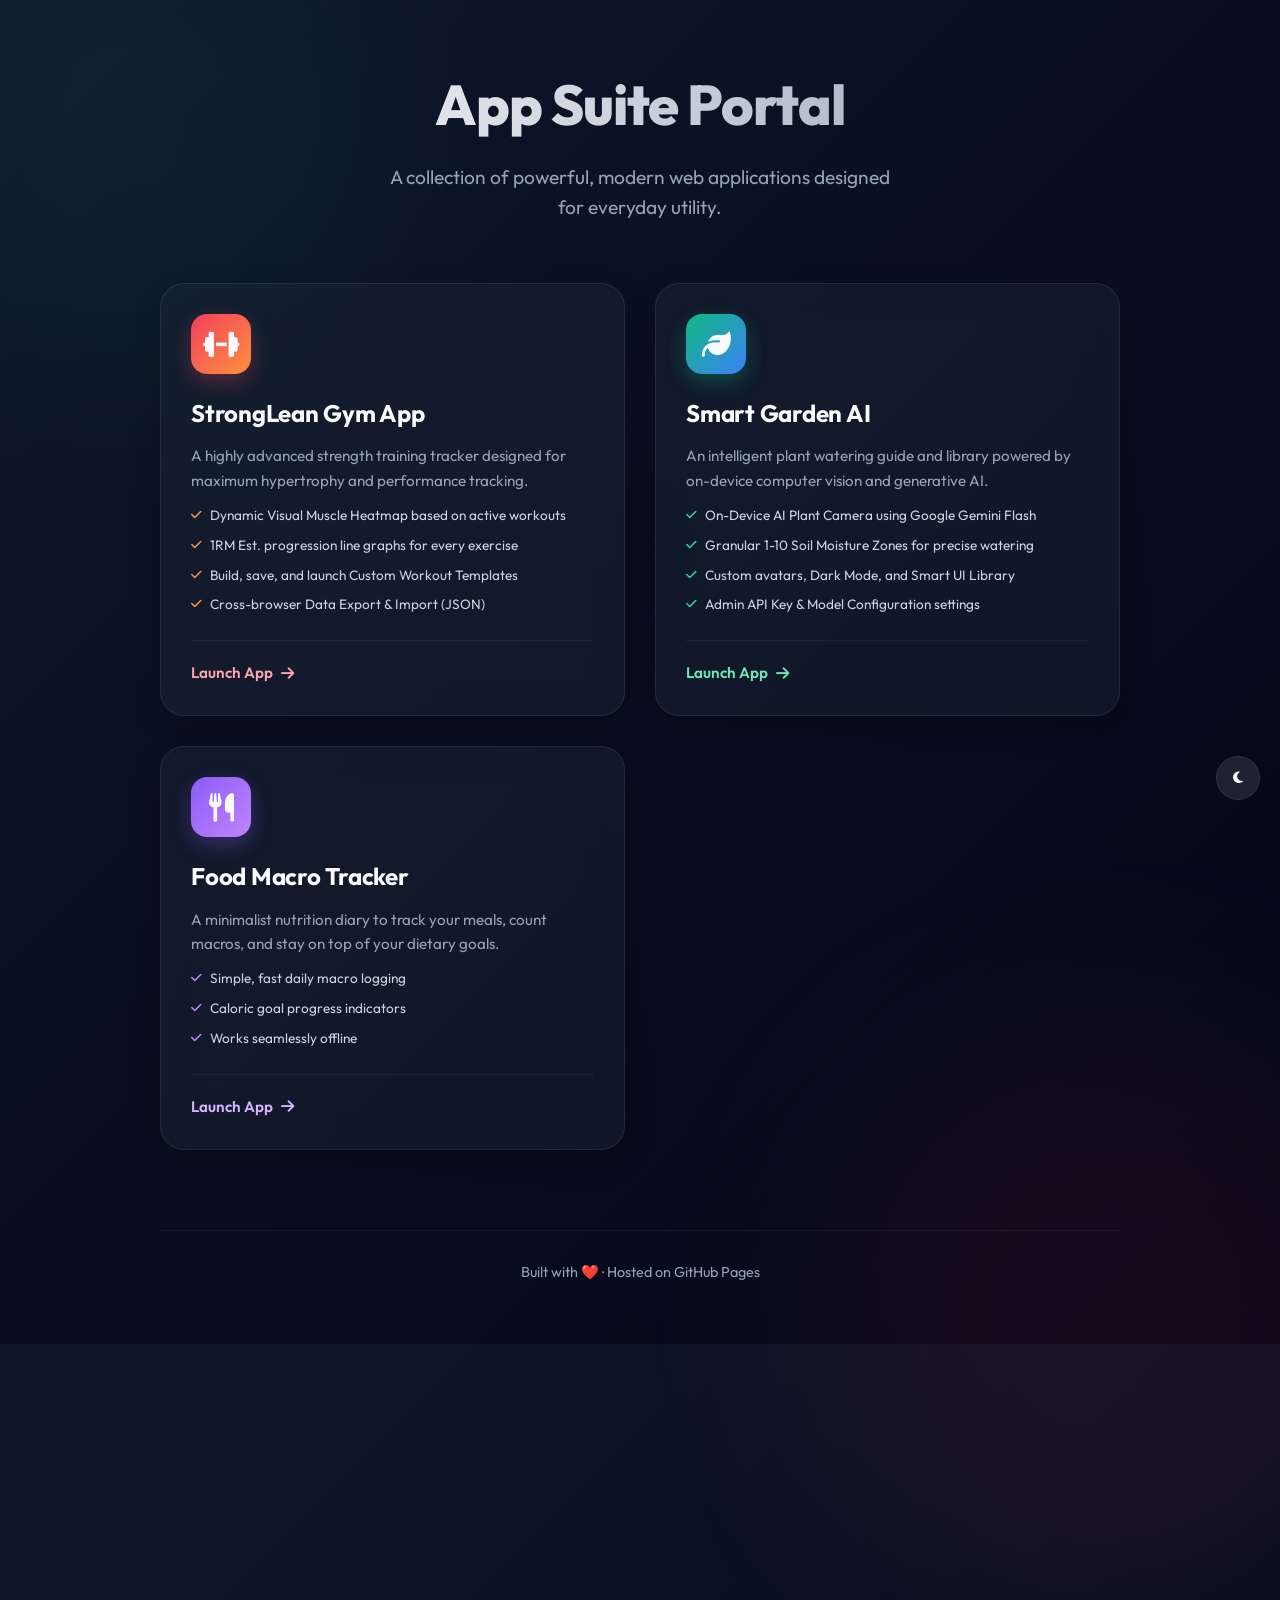
<file: index.html>
<!DOCTYPE html>
<html lang="en">
<head>
  <meta charset="UTF-8">
  <meta name="viewport" content="width=device-width, initial-scale=1.0">
  <title>App Suite Portal</title>
  
  <link rel="preconnect" href="https://fonts.googleapis.com">
  <link rel="preconnect" href="https://fonts.gstatic.com" crossorigin>
  <link href="https://fonts.googleapis.com/css2?family=Outfit:wght@300;400;500;600;700;800&display=swap" rel="stylesheet">
  <link rel="stylesheet" href="https://cdnjs.cloudflare.com/ajax/libs/font-awesome/6.4.0/css/all.min.css">
  
  <style>
    :root {
      --bg-gradient-start: #0f172a;
      --bg-gradient-end: #020617;
      --card-bg: rgba(30, 41, 59, 0.4);
      --card-border: rgba(255, 255, 255, 0.08);
      --card-hover-bg: rgba(30, 41, 59, 0.7);
      --card-hover-border: rgba(56, 189, 248, 0.4);
      --text-main: #f8fafc;
      --text-muted: #94a3b8;
      --accent: #38bdf8;
      --accent-glow: rgba(56, 189, 248, 0.15);
      
      --gym-gradient: linear-gradient(135deg, #f43f5e 0%, #fb923c 100%);
      --plant-gradient: linear-gradient(135deg, #10b981 0%, #3b82f6 100%);
      --food-gradient: linear-gradient(135deg, #8b5cf6 0%, #c084fc 100%);
    }
    
    * { 
      box-sizing: border-box; 
      margin: 0; 
      padding: 0; 
    }
    
    body {
      font-family: 'Outfit', -apple-system, BlinkMacSystemFont, sans-serif;
      background: linear-gradient(135deg, var(--bg-gradient-start) 0%, var(--bg-gradient-end) 100%);
      color: var(--text-main);
      line-height: 1.6;
      min-height: 100vh;
      overflow-x: hidden;
      position: relative;
    }
    
    /* Dynamic background blobs */
    .blob {
      position: absolute;
      filter: blur(100px);
      z-index: 0;
      opacity: 0.5;
      animation: float 10s infinite alternate ease-in-out;
    }
    .blob-1 { top: -10%; left: -10%; width: 500px; height: 500px; background: rgba(16, 185, 129, 0.15); border-radius: 50%; }
    .blob-2 { bottom: -20%; right: -10%; width: 600px; height: 600px; background: rgba(244, 63, 94, 0.15); border-radius: 50%; animation-delay: -5s; }
    
    @keyframes float {
      0% { transform: translate(0, 0) scale(1); }
      100% { transform: translate(50px, 30px) scale(1.1); }
    }
    
    .container {
      max-width: 1000px;
      margin: 0 auto;
      padding: 60px 20px;
      position: relative;
      z-index: 10;
    }
    
    header {
      text-align: center;
      margin-bottom: 60px;
    }
    
    h1 {
      font-size: 3.5rem;
      font-weight: 800;
      letter-spacing: -0.02em;
      margin-bottom: 12px;
      background: linear-gradient(to right, #ffffff, #94a3b8);
      -webkit-background-clip: text;
      -webkit-text-fill-color: transparent;
      background-clip: text;
    }
    
    .subtitle {
      color: var(--text-muted);
      font-size: 1.2rem;
      font-weight: 400;
      max-width: 500px;
      margin: 0 auto;
    }
    
    .grid {
      display: grid;
      grid-template-columns: repeat(auto-fill, minmax(320px, 1fr));
      gap: 30px;
    }
    
    .card {
      background: var(--card-bg);
      backdrop-filter: blur(20px);
      -webkit-backdrop-filter: blur(20px);
      border-radius: 24px;
      padding: 30px;
      border: 1px solid var(--card-border);
      box-shadow: 0 10px 30px rgba(0, 0, 0, 0.2);
      transition: all 0.3s cubic-bezier(0.4, 0, 0.2, 1);
      text-decoration: none;
      color: inherit;
      display: flex;
      flex-direction: column;
      position: relative;
      overflow: hidden;
    }
    
    .card::before {
      content: '';
      position: absolute;
      top: 0; left: 0; right: 0;
      height: 4px;
      background: var(--accent);
      opacity: 0.8;
      transform: scaleX(0);
      transform-origin: left;
      transition: transform 0.4s ease;
    }
    
    .card.gym::before { background: var(--gym-gradient); }
    .card.plant::before { background: var(--plant-gradient); }
    .card.food::before { background: var(--food-gradient); }
    
    .card:hover {
      transform: translateY(-8px);
      background: var(--card-hover-bg);
      border-color: var(--card-hover-border);
      box-shadow: 0 20px 40px rgba(0, 0, 0, 0.4), 0 0 40px var(--accent-glow);
    }
    
    .card:hover::before {
      transform: scaleX(1);
    }
    
    .card.gym:hover { border-color: rgba(244, 63, 94, 0.4); }
    .card.plant:hover { border-color: rgba(16, 185, 129, 0.4); }
    .card.food:hover { border-color: rgba(139, 92, 246, 0.4); }
    
    .icon-wrapper {
      width: 60px;
      height: 60px;
      border-radius: 16px;
      display: flex;
      align-items: center;
      justify-content: center;
      font-size: 1.8rem;
      margin-bottom: 20px;
      color: var(--text-main);
    }
    
    .card.gym .icon-wrapper { background: var(--gym-gradient); box-shadow: 0 8px 20px rgba(244, 63, 94, 0.3); }
    .card.plant .icon-wrapper { background: var(--plant-gradient); box-shadow: 0 8px 20px rgba(16, 185, 129, 0.3); }
    .card.food .icon-wrapper { background: var(--food-gradient); box-shadow: 0 8px 20px rgba(139, 92, 246, 0.3); }
    
    .card-title {
      font-size: 1.5rem;
      font-weight: 700;
      margin-bottom: 12px;
      letter-spacing: -0.01em;
    }
    
    .card-desc {
      font-size: 0.95rem;
      color: var(--text-muted);
      flex-grow: 1;
      margin-bottom: 24px;
    }
    
    .feature-list {
      margin-top: 12px;
      display: flex;
      flex-direction: column;
      gap: 8px;
    }
    
    .feature-list li {
      display: flex;
      align-items: flex-start;
      gap: 8px;
      font-size: 0.85rem;
      color: #cbd5e1;
    }
    
    .feature-list li i {
      font-size: 0.75rem;
      margin-top: 4px;
      color: var(--accent);
    }
    
    .card.gym .feature-list li i { color: #fb923c; }
    .card.plant .feature-list li i { color: #34d399; }
    .card.food .feature-list li i { color: #c084fc; }
    
    .card-footer {
      display: flex;
      align-items: center;
      justify-content: space-between;
      margin-top: auto;
      padding-top: 20px;
      border-top: 1px solid rgba(255, 255, 255, 0.05);
    }
    
    .card-link {
      font-size: 0.95rem;
      font-weight: 600;
      color: var(--text-main);
      display: flex;
      align-items: center;
      gap: 8px;
      transition: gap 0.2s;
    }
    
    .card:hover .card-link {
      gap: 12px;
    }
    
    .card.gym .card-link { color: #fda4af; }
    .card.plant .card-link { color: #6ee7b7; }
    .card.food .card-link { color: #d8b4fe; }
    
    footer {
      text-align: center;
      margin-top: 80px;
      font-size: 0.9rem;
      color: var(--text-muted);
      border-top: 1px solid rgba(255, 255, 255, 0.05);
      padding-top: 30px;
    }
    
    @media (max-width: 768px) {
      h1 { font-size: 2.5rem; }
      .container { padding: 40px 16px; }
      .grid { grid-template-columns: 1fr; }
    }
  
    /* --- Light Mode Overrides --- */
    body.light-mode {
      --bg-gradient-start: #f8fafc;
      --bg-gradient-end: #e2e8f0;
      --card-bg: rgba(255, 255, 255, 0.6);
      --card: rgba(255, 255, 255, 0.6); /* plant app uses --card */
      --card-border: rgba(255, 255, 255, 0.9);
      --border: rgba(255, 255, 255, 0.9); /* plant app */
      --card-hover-bg: rgba(255, 255, 255, 0.9);
      --card-hover: rgba(255, 255, 255, 0.9);
      --text-main: #0f172a;
      --text: #0f172a; /* plant app */
      --text-muted: #475569;
      --muted2: #475569; /* plant app */
    }
    body.light-mode .header { background: rgba(255, 255, 255, 0.6); color: #0f172a; border-color: rgba(0,0,0,0.1); }
    body.light-mode .header h1 { -webkit-text-fill-color: #0f172a; background: none; }
    body.light-mode .sidebar { background: rgba(255, 255, 255, 0.9); color: #0f172a; border-color: rgba(0,0,0,0.1); }
    body.light-mode .sidebar-header { color: #0f172a; background: rgba(0,0,0,0.05); }
    body.light-mode h1, body.light-mode h2, body.light-mode h3 { color: #0f172a !important; }
    body.light-mode .macro-box .val, body.light-mode .meal-card h3 { color: #0f172a; }
    body.light-mode input, body.light-mode select, body.light-mode textarea { background: rgba(255,255,255,0.8); color: #0f172a; }
    
    body.light-mode .theme-toggle { background: rgba(0,0,0,0.05); border-color: rgba(0,0,0,0.1); color: #0f172a; }
    body.light-mode .theme-toggle:hover { background: rgba(0,0,0,0.1); }
    body.light-mode .cal-day { color: #0f172a; background: rgba(0,0,0,0.05); }
    
    .theme-toggle {
      position: fixed; bottom: 100px; right: 20px;
      background: rgba(255,255,255,0.1); border: 1px solid var(--card-border, var(--border));
      color: var(--text-main, var(--text)); border-radius: 50%; width: 44px; height: 44px;
      display: flex; align-items: center; justify-content: center; cursor: pointer;
      z-index: 9999; backdrop-filter: blur(10px); transition: all 0.3s;
    }
    .theme-toggle:hover { background: rgba(255,255,255,0.2); transform: scale(1.05); }
    .theme-toggle .light-icon { display: none; }
    body.light-mode .theme-toggle .dark-icon { display: none; }
    body.light-mode .theme-toggle .light-icon { display: block; }
    /* ----------------------------- */


    /* Light Mode Contrast Fixes */
    body.light-mode { --accent: #0284c7; }
    body.light-mode h1 { -webkit-text-fill-color: #0f172a; background: none; }
    body.light-mode .feature-list li { color: #475569; }
    body.light-mode .card { border-color: rgba(0,0,0,0.08); }
    body.light-mode .card-footer { border-top-color: rgba(0,0,0,0.08); }
    body.light-mode .card.gym .card-link { color: #e11d48; }
    body.light-mode .card.plant .card-link { color: #059669; }
    body.light-mode .card.food .card-link { color: #9333ea; }
    
</style>
</head>
<body>
<button onclick="toggleTheme()" class="theme-toggle" aria-label="Toggle Theme">
  <i class="fas fa-moon dark-icon"></i>
  <i class="fas fa-sun light-icon"></i>
</button>
<script>
  if (localStorage.getItem('theme') === 'light') {
    document.body.classList.add('light-mode');
  }
  function toggleTheme() {
    document.body.classList.toggle('light-mode');
    localStorage.setItem('theme', document.body.classList.contains('light-mode') ? 'light' : 'dark');
  }
</script>

  
  <div class="blob blob-1"></div>
  <div class="blob blob-2"></div>

  <div class="container">
    <header>
      <h1>App Suite Portal</h1>
      <p class="subtitle">A collection of powerful, modern web applications designed for everyday utility.</p>
    </header>

    <div class="grid">
      
      <!-- Gym App -->
      <a href="gymApp/" class="card gym">
        <div class="icon-wrapper">
          <i class="fa-solid fa-dumbbell"></i>
        </div>
        <div class="card-title">StrongLean Gym App</div>
        <div class="card-desc">
          A highly advanced strength training tracker designed for maximum hypertrophy and performance tracking.
          <ul class="feature-list" style="list-style-type: none;">
            <li><i class="fa-solid fa-check"></i> Dynamic Visual Muscle Heatmap based on active workouts</li>
            <li><i class="fa-solid fa-check"></i> 1RM Est. progression line graphs for every exercise</li>
            <li><i class="fa-solid fa-check"></i> Build, save, and launch Custom Workout Templates</li>
            <li><i class="fa-solid fa-check"></i> Cross-browser Data Export & Import (JSON)</li>
          </ul>
        </div>
        <div class="card-footer">
          <div class="card-link">Launch App <i class="fa-solid fa-arrow-right"></i></div>
        </div>
      </a>

      <!-- Plant App -->
      <a href="plantApp/" class="card plant">
        <div class="icon-wrapper">
          <i class="fa-solid fa-leaf"></i>
        </div>
        <div class="card-title">Smart Garden AI</div>
        <div class="card-desc">
          An intelligent plant watering guide and library powered by on-device computer vision and generative AI.
          <ul class="feature-list" style="list-style-type: none;">
            <li><i class="fa-solid fa-check"></i> On-Device AI Plant Camera using Google Gemini Flash</li>
            <li><i class="fa-solid fa-check"></i> Granular 1-10 Soil Moisture Zones for precise watering</li>
            <li><i class="fa-solid fa-check"></i> Custom avatars, Dark Mode, and Smart UI Library</li>
            <li><i class="fa-solid fa-check"></i> Admin API Key & Model Configuration settings</li>
          </ul>
        </div>
        <div class="card-footer">
          <div class="card-link">Launch App <i class="fa-solid fa-arrow-right"></i></div>
        </div>
      </a>

      <!-- Food App -->
      <a href="foodApp/" class="card food">
        <div class="icon-wrapper">
          <i class="fa-solid fa-utensils"></i>
        </div>
        <div class="card-title">Food Macro Tracker</div>
        <div class="card-desc">
          A minimalist nutrition diary to track your meals, count macros, and stay on top of your dietary goals.
          <ul class="feature-list" style="list-style-type: none;">
            <li><i class="fa-solid fa-check"></i> Simple, fast daily macro logging</li>
            <li><i class="fa-solid fa-check"></i> Caloric goal progress indicators</li>
            <li><i class="fa-solid fa-check"></i> Works seamlessly offline</li>
          </ul>
        </div>
        <div class="card-footer">
          <div class="card-link">Launch App <i class="fa-solid fa-arrow-right"></i></div>
        </div>
      </a>
      
    </div>

    <footer>
      Built with ❤️ · Hosted on GitHub Pages
    </footer>
  </div>
</body>
</html>
</file>
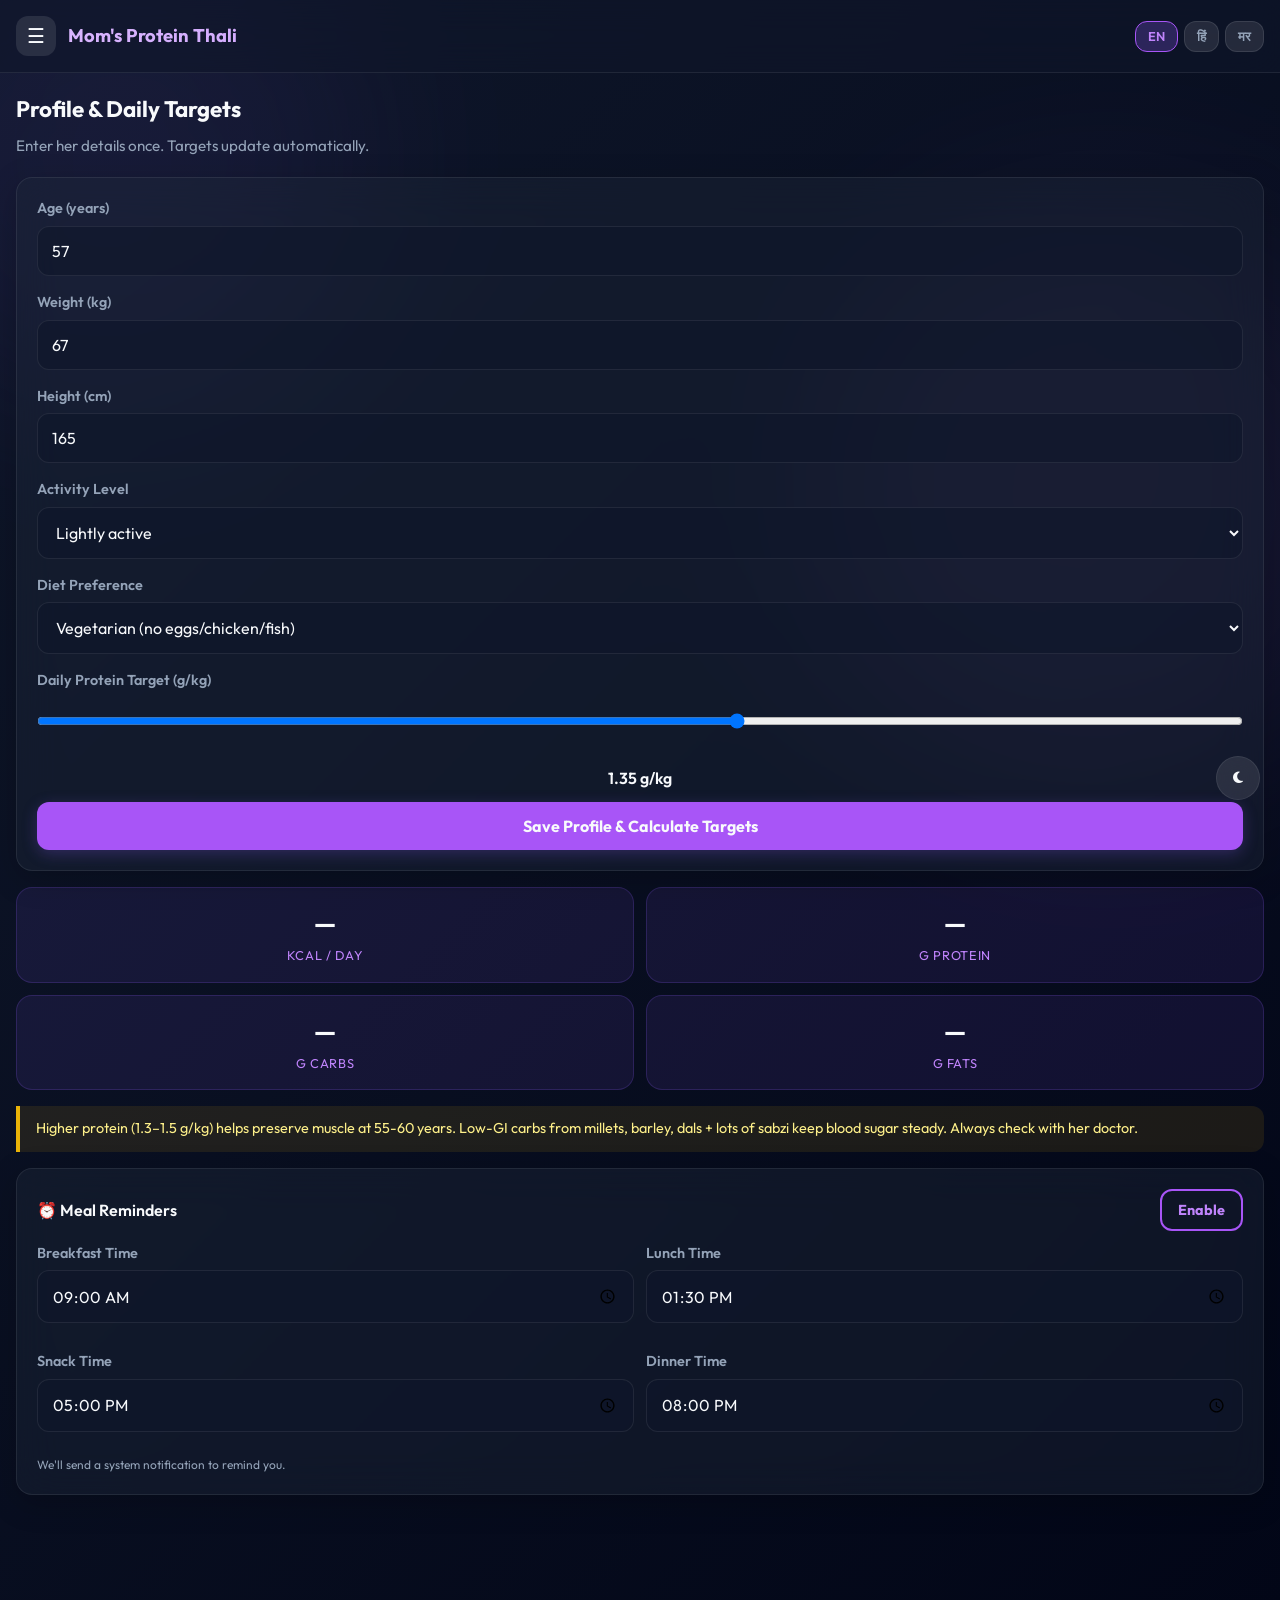
<file: foodApp/index.html>
<!DOCTYPE html>
<html lang="en">
<head>
<meta charset="UTF-8">
<meta name="viewport" content="width=device-width, initial-scale=1.0, maximum-scale=1.0, user-scalable=no">
<title>Mom's Protein Thali - Offline</title>
<link rel="preconnect" href="https://fonts.googleapis.com">
<link rel="preconnect" href="https://fonts.gstatic.com" crossorigin>
<link href="https://fonts.googleapis.com/css2?family=Outfit:wght@300;400;500;600;700;800&display=swap" rel="stylesheet">
<link rel="stylesheet" href="https://cdnjs.cloudflare.com/ajax/libs/font-awesome/6.4.0/css/all.min.css">
<style>
:root {
  --bg-gradient-start: #0f172a; --bg-gradient-end: #020617;
  --card-bg: rgba(30, 41, 59, 0.4); --card-border: rgba(255, 255, 255, 0.08);
  --card-hover-bg: rgba(30, 41, 59, 0.7); --card-hover-border: rgba(139, 92, 246, 0.4);
  --text-main: #f8fafc; --text-muted: #94a3b8;
  --accent: #a855f7; --accent-light: #c084fc; --accent-glow: rgba(139, 92, 246, 0.25);
  --green: #22c55e;
  --modal-bg: #1e293b;
}
*{box-sizing:border-box;margin:0;padding:0}
body{font-family:'Outfit',-apple-system,BlinkMacSystemFont,sans-serif;background:linear-gradient(135deg,var(--bg-gradient-start) 0%,var(--bg-gradient-end) 100%);color:var(--text-main);line-height:1.5;padding-bottom:80px;min-height:100vh;overflow-x:hidden;}
.blob{position:absolute;filter:blur(100px);z-index:-1;opacity:0.5;animation:float 10s infinite alternate ease-in-out;}
.blob-1{top:-10%;left:-10%;width:500px;height:500px;background:rgba(139,92,246,0.15);border-radius:50%;}
.blob-2{bottom:10%;right:-10%;width:600px;height:600px;background:rgba(192,132,252,0.15);border-radius:50%;animation-delay:-5s;}
@keyframes float { 0% { transform:translate(0,0) scale(1); } 100% { transform:translate(50px,30px) scale(1.1); } }

.header{background:rgba(15,23,42,0.6);backdrop-filter:blur(20px);-webkit-backdrop-filter:blur(20px);color: var(--text-main);padding:16px;display:flex;align-items:center;gap:12px;position:sticky;top:0;z-index:100;border-bottom:1px solid var(--card-border);}
.header h1{font-size:1.15rem;font-weight:700;flex:1;background:linear-gradient(to right,#d8b4fe,#c084fc);-webkit-background-clip:text;-webkit-text-fill-color:transparent;}
.menu-btn{background:rgba(255,255,255,.1);border:none;color: var(--text-main);width:40px;height:40px;border-radius:12px;font-size:20px;cursor:pointer;transition:background 0.2s;}
.menu-btn:hover{background:rgba(255,255,255,.2);}
.lang-btns{display:flex;gap:6px}
.lang-btn{background:rgba(255,255,255,.1);border:1px solid rgba(255,255,255,0.1);color:var(--text-muted);padding:6px 12px;border-radius:12px;font-size:0.8rem;font-family:'Outfit';font-weight:600;cursor:pointer;transition:all 0.2s;}
.lang-btn.active{background:var(--accent-glow);color:var(--accent-light);border-color:var(--accent);}
.sidebar{position:fixed;top:0;left:-280px;width:280px;height:100%;background:rgba(15,23,42,0.95);backdrop-filter:blur(30px);-webkit-backdrop-filter:blur(30px);z-index:200;transition:left .3s cubic-bezier(0.4,0,0.2,1);border-right:1px solid var(--card-border);display:flex;flex-direction:column}
.sidebar.open{left:0}
.sidebar-header{background: var(--card-border);color: var(--text-main);padding:24px 16px;font-weight:700;font-size:1.2rem;border-bottom:1px solid var(--card-border);}
.sidebar nav{flex:1;padding:12px 0}
.sidebar a{display:flex;align-items:center;gap:12px;padding:16px 20px;color:var(--text-muted);text-decoration:none;font-size:1rem;font-weight:500;border-left:4px solid transparent;transition:all 0.2s;}
.sidebar a.active{background:rgba(139,92,246,0.1);color: var(--text-main);border-left-color:var(--accent);}
.overlay{position:fixed;inset:0;background:rgba(0,0,0,.6);backdrop-filter:blur(4px);z-index:150;display:none}
.overlay.show{display:block}
.section{display:none;padding:20px 16px;position:relative;z-index:10;}
.section.active{display:block}
h2{font-size:1.4rem;font-weight:700;margin-bottom:8px;color: var(--text-main);}
.sub{color:var(--text-muted);font-size:0.95rem;margin-bottom:20px}
.card{background:var(--card-bg);backdrop-filter:blur(20px);-webkit-backdrop-filter:blur(20px);border-radius:16px;padding:20px;margin-bottom:16px;border:1px solid var(--card-border);box-shadow:0 8px 32px rgba(0,0,0,0.2);}
label{display:block;font-size:0.9rem;font-weight:600;color:var(--text-muted);margin-bottom:6px}
input,select,textarea{width:100%;padding:14px;border:1px solid var(--card-border);border-radius:12px;font-size:1rem;font-family:'Outfit';margin-bottom:16px;background:rgba(15,23,42,0.6);color: var(--text-main);outline:none;transition:all 0.3s;}
input:focus,select:focus,textarea:focus{border-color:var(--accent);box-shadow:0 0 15px var(--accent-glow);background:rgba(15,23,42,0.8);}
.btn{display:inline-block;background:var(--accent);color: var(--text-main);border:none;padding:14px 20px;border-radius:12px;font-size:1rem;font-family:'Outfit';font-weight:700;cursor:pointer;text-align:center;transition:all 0.3s;box-shadow:0 4px 15px var(--accent-glow);}
.btn:hover{background:var(--accent-light);transform:translateY(-2px);box-shadow:0 6px 20px var(--accent-glow);}
.btn:active{transform:scale(.98)}
.btn-block{display:block;width:100%}
.btn-outline{background:transparent;color:var(--accent-light);border:2px solid var(--accent);box-shadow:none;}
.btn-outline:hover{background:var(--accent-glow);}
.btn-sm{padding:10px 16px;font-size:0.9rem}
.grid2{display:grid;grid-template-columns:1fr 1fr;gap:12px}
.macro-box{background:rgba(139,92,246,0.1);border-radius:16px;padding:16px;text-align:center;border:1px solid rgba(139,92,246,0.2);}
.macro-box .val{font-size:1.6rem;font-weight:700;color: var(--text-main);}
.macro-box .lbl{font-size:0.8rem;color:var(--accent-light);text-transform:uppercase;letter-spacing:0.05em;margin-top:4px;}
.meal-card{background:var(--card-bg);border:1px solid var(--card-border);border-radius:16px;padding:16px;margin-bottom:12px;cursor:pointer;transition:all 0.2s;}
.meal-card:hover{border-color:var(--card-hover-border);background:var(--card-hover-bg);transform:translateY(-2px);}
.meal-card h3{font-size:1.05rem;font-weight:700;margin-bottom:6px;color: var(--text-main);}
.meal-card .macros{font-size:0.85rem;color:var(--text-muted)}
.badge{display:inline-block;background:rgba(34,197,94,0.15);color:var(--green);font-size:0.75rem;font-family:'Outfit';font-weight:700;padding:4px 10px;border-radius:20px;border:1px solid rgba(34,197,94,0.3);}
.filters{display:flex;flex-wrap:wrap;gap:10px;margin-bottom:20px}
.filter-btn{padding:10px 16px;border-radius:12px;border:1px solid var(--card-border);background:rgba(15,23,42,0.5);font-size:0.9rem;font-family:'Outfit';font-weight:600;color:var(--text-muted);cursor:pointer;transition:all 0.2s;}
.filter-btn:hover{color: var(--text-main);}
.filter-btn.active{background:var(--accent);color: var(--text-main);border-color:var(--accent);box-shadow:0 4px 15px var(--accent-glow);}
.progress{height:12px;background:rgba(255,255,255,0.1);border-radius:6px;overflow:hidden;margin:10px 0;border:1px solid rgba(255,255,255,0.05);}
.progress-bar{height:100%;background:linear-gradient(90deg,var(--accent),var(--accent-light));border-radius:6px;transition:width .4s cubic-bezier(0.4,0,0.2,1);box-shadow:0 0 10px var(--accent-glow);}
.note{background:rgba(234,179,8,0.1);border-left:4px solid #eab308;padding:12px 16px;border-radius:0 12px 12px 0;font-size:0.9rem;margin:16px 0;color:#fef08a;}
.hidden{display:none}
.toast{position:fixed;bottom:24px;left:50%;transform:translateX(-50%);background:var(--accent);color: var(--text-main);padding:14px 24px;border-radius:30px;font-size:0.95rem;font-weight:600;z-index:300;display:none;box-shadow:0 8px 25px var(--accent-glow);}
.toast.show{display:block;animation:slideUp 0.3s ease;}
@keyframes slideUp{from{opacity:0;transform:translate(-50%,20px);}to{opacity:1;transform:translate(-50%,0);}}
.qty{font-size:0.8rem;color:var(--text-muted);margin-top:6px}
.cal-day{
  aspect-ratio:1;display:flex;align-items:center;justify-content:center;
  border-radius:12px;font-size:0.9rem;font-weight:500;
  cursor:pointer;position:relative;
  color:var(--text-main);background: var(--card-border);
  border:1px solid transparent;padding:0;transition:all 0.2s;
}
.cal-day:hover{background:rgba(255,255,255,0.1);}
.cal-day.other-month{color:rgba(255,255,255,0.2);background:transparent;}
.cal-day.today{font-weight:700;border-color:var(--accent-light);color:var(--accent-light);}
.cal-day.has-logs{font-weight:800;color: var(--text-main);border-color:rgba(255,255,255,0.2);}
.cal-day.has-logs::after{
  content:'';position:absolute;bottom:4px;left:50%;transform:translateX(-50%);
  width:6px;height:6px;border-radius:50%;background:var(--accent);box-shadow:0 0 5px var(--accent-glow);
}
.cal-day.selected{
  background:var(--accent) !important;color:#fff !important;font-weight:700;box-shadow:0 4px 15px var(--accent-glow);border-color:var(--accent);
}
.cal-day.selected.has-logs::after{background:#fff;box-shadow:none;}

    /* --- Light Mode Overrides --- */
    body.light-mode {
      --bg-gradient-start: #f8fafc;
      --bg-gradient-end: #e2e8f0;
      --card-bg: rgba(255, 255, 255, 0.6);
      --card: rgba(255, 255, 255, 0.6); /* plant app uses --card */
      --card-border: rgba(255, 255, 255, 0.9);
      --border: rgba(255, 255, 255, 0.9); /* plant app */
      --card-hover-bg: rgba(255, 255, 255, 0.9);
      --card-hover: rgba(255, 255, 255, 0.9);
      --text-main: #0f172a;
      --text: #0f172a; /* plant app */
      --text-muted: #475569;
      --muted2: #475569; /* plant app */
      --modal-bg: #ffffff;
    }
    body.light-mode .header { background: rgba(255, 255, 255, 0.6); color: #0f172a; border-color: rgba(0,0,0,0.1); }
    body.light-mode .header h1 { -webkit-text-fill-color: #0f172a; background: none; }
    body.light-mode .sidebar { background: rgba(255, 255, 255, 0.9); color: #0f172a; border-color: rgba(0,0,0,0.1); }
    body.light-mode .sidebar-header { color: #0f172a; background: rgba(0,0,0,0.05); }
    body.light-mode h1, body.light-mode h2, body.light-mode h3 { color: #0f172a !important; }
    body.light-mode .macro-box .val, body.light-mode .meal-card h3 { color: #0f172a; }
    body.light-mode input, body.light-mode select, body.light-mode textarea { background: rgba(255,255,255,0.8); color: #0f172a; }
    
    body.light-mode .theme-toggle { background: rgba(0,0,0,0.05); border-color: rgba(0,0,0,0.1); color: #0f172a; }
    body.light-mode .theme-toggle:hover { background: rgba(0,0,0,0.1); }
    body.light-mode .cal-day { color: #0f172a; background: rgba(0,0,0,0.05); }
    
    .theme-toggle {
      position: fixed; bottom: 100px; right: 20px;
      background: rgba(255,255,255,0.1); border: 1px solid var(--card-border, var(--border));
      color: var(--text-main, var(--text)); border-radius: 50%; width: 44px; height: 44px;
      display: flex; align-items: center; justify-content: center; cursor: pointer;
      z-index: 9999; backdrop-filter: blur(10px); transition: all 0.3s;
    }
    .theme-toggle:hover { background: rgba(255,255,255,0.2); transform: scale(1.05); }
    .theme-toggle .light-icon { display: none; }
    body.light-mode .theme-toggle .dark-icon { display: none; }
    body.light-mode .theme-toggle .light-icon { display: block; }
    /* ----------------------------- */


    
    /* --- Semantic Classes (Replacing Inline Styles) --- */
    .text-xs-muted { font-size: 12px; color: var(--text-muted); }
    .text-sm-muted { font-size: 13px; color: var(--text-muted); }
    .border-top-muted { border-top: 1px solid var(--card-border); }
    .margin-top-8 { margin-top: 8px; }
    .margin-top-10 { margin-top: 10px; }
    .margin-bottom-10 { margin-bottom: 10px; }
    
    .status-badge { font-size: 13px; color: var(--text-muted); margin-bottom: 10px; padding: 8px 12px; background: rgba(255,255,255,0.05); border-radius: 10px; border: 1px solid var(--card-border); }
    body.light-mode .status-badge { background: #f1f5f9; color: #64748b; border-color: #e2e8f0; }
    
    .cal-nav-btn { background: rgba(255,255,255,0.05); border: 1px solid var(--card-border); border-radius: 8px; width: 36px; height: 36px; font-size: 18px; cursor: pointer; color: var(--text-main); }
    body.light-mode .cal-nav-btn { background: #f1f5f9; color: #0f172a; border-color: #e2e8f0; }
    
    .cal-weekdays { display: grid; grid-template-columns: repeat(7,1fr); text-align: center; font-size: 11px; color: var(--text-muted); font-weight: 600; margin-bottom: 4px; }
    .cal-legend { display: flex; gap: 12px; margin-top: 10px; font-size: 11px; color: var(--text-muted); justify-content: center; }
    
    .dot { display: inline-block; width: 8px; height: 8px; border-radius: 50%; margin-right: 4px; }
    .dot-orange { background: #f97316; }
    .dot-red { background: #ea580c; }
    
    .input-readonly { background: rgba(255,255,255,0.05) !important; color: var(--text-muted) !important; }
    body.light-mode .input-readonly { background: #f8fafc !important; color: #64748b !important; }
    
    .success-box { background: rgba(34,197,94,0.1); border-radius: 10px; padding: 10px; margin-top: 8px; font-size: 13px; color: var(--text-main); border: 1px solid rgba(34,197,94,0.2); }
    body.light-mode .success-box { background: #f0fdf4; color: #166534; border-color: #bbf7d0; }
    
    .modal-desc { font-size: 14px; color: var(--text-muted); margin-bottom: 10px; }
    .btn-close-modal { margin-top: 8px; background: rgba(255,255,255,0.05); border: 1px solid var(--card-border); padding: 10px; border-radius: 10px; color: var(--text-main); cursor: pointer; width: 100%; transition: all 0.2s; }
    body.light-mode .btn-close-modal { background: #f1f5f9; color: #0f172a; border-color: #e2e8f0; }
    
    .empty-state { color: var(--text-muted); padding: 20px; text-align: center; font-style: italic; }
    
    .btn-delete-small { background: rgba(239,68,68,0.1); color: #ef4444; border: 1px solid rgba(239,68,68,0.2); border-radius: 8px; padding: 6px 10px; font-size: 13px; cursor: pointer; flex-shrink: 0; transition: all 0.2s; }
    body.light-mode .btn-delete-small { background: #fef2f2; color: #ef4444; border-color: #fca5a5; }
    
    .btn-remove-log { background: none; border: none; color: #ef4444; font-size: 16px; padding: 0 6px; cursor: pointer; transition: all 0.2s; }
    .btn-remove-log:hover { transform: scale(1.1); }

    /* Light Mode Contrast Fixes */
    body.light-mode .note { color: #854d0e !important; }
    body.light-mode .filter-btn { background: rgba(0,0,0,0.04); border-color: rgba(0,0,0,0.1); }
    body.light-mode .filter-btn.active { background: var(--accent); color: #ffffff; border-color: var(--accent); }
    body.light-mode .lang-btn { background: rgba(0,0,0,0.04); border-color: rgba(0,0,0,0.1); }
    body.light-mode .menu-btn { background: rgba(0,0,0,0.05); }
    body.light-mode .progress { background: rgba(0,0,0,0.08); border-color: rgba(0,0,0,0.05); }
    body.light-mode { --accent-light: #7e22ce; --accent: #9333ea; }
    body.light-mode .badge { color: #15803d; border-color: #15803d; }
    
</style>
</head>
<body>

<button onclick="toggleTheme()" class="theme-toggle" aria-label="Toggle Theme">
  <i class="fas fa-moon dark-icon"></i>
  <i class="fas fa-sun light-icon"></i>
</button>

<script>
  if (localStorage.getItem('theme') === 'light') {
    document.body.classList.add('light-mode');
  }
  function toggleTheme() {
    document.body.classList.toggle('light-mode');
    localStorage.setItem('theme', document.body.classList.contains('light-mode') ? 'light' : 'dark');
  }
</script>

<div class="blob blob-1"></div>
<div class="blob blob-2"></div>

<div class="header">
  <button class="menu-btn" onclick="toggleMenu()">☰</button>
  <h1 id="appTitle">Mom's Protein Thali</h1>
  <div class="lang-btns">
    <button class="lang-btn active" onclick="setLang('en')">EN</button>
    <button class="lang-btn" onclick="setLang('hi')">हिं</button>
    <button class="lang-btn" onclick="setLang('mr')">मर</button>
  </div>
</div>

<div class="overlay" id="overlay" onclick="toggleMenu()"></div>
<div class="sidebar" id="sidebar">
  <div class="sidebar-header">Navigation</div>
  <nav>
    <a href="#" class="active" data-sec="profile" onclick="showSec('profile')">👤 Profile & Targets</a>
    <a href="#" data-sec="recipes" onclick="showSec('recipes')">📖 Recipes Library</a>
    <a href="#" data-sec="myfoods" onclick="showSec('myfoods')">🥗 My Foods Database</a>
    <a href="#" data-sec="planner" onclick="showSec('planner')">📅 Daily Planner</a>
    <a href="#" data-sec="tracker" onclick="showSec('tracker')">📊 Macro Tracker</a>
    <a href="#" data-sec="guide" onclick="showSec('guide')">💡 Guide & Tips</a>
  </nav>
  <div class="text-xs-muted border-top-muted" style="padding:16px;">All data stays private in your browser</div>
</div>

<!-- PROFILE -->
<div class="section active" id="sec-profile">
  <h2 id="t-profile">Profile & Daily Targets</h2>
  <p class="sub" id="t-profile-sub">Enter her details once. Targets update automatically.</p>
  <div class="card">
    <label id="l-age">Age (years)</label>
    <input type="number" id="age" value="57">
    <label id="l-weight">Weight (kg)</label>
    <input type="number" id="weight" value="67">
    <label id="l-height">Height (cm)</label>
    <input type="number" id="height" value="165">
    <label id="l-activity">Activity Level</label>
    <select id="activity">
      <option value="1.2">Sedentary</option>
      <option value="1.375" selected>Lightly active</option>
      <option value="1.55">Moderately active</option>
      <option value="1.725">Very active</option>
    </select>
    <label id="l-diet">Diet Preference</label>
    <select id="dietPref" onchange="onDietChange()">
      <option value="veg" selected>Vegetarian (no eggs, chicken or fish)</option>
      <option value="nonveg">Non-Vegetarian (Eggs + Chicken + Fish)</option>
    </select>
    <label id="l-protein">Daily Protein Target (g/kg)</label>
    <input type="range" id="protSlider" min="1.0" max="1.6" step="0.05" value="1.35" oninput="updateProtLabel()">
    <div style="text-align:center;margin:6px 0 12px;font-weight:600" id="protLabel">1.35 g/kg</div>
    <button class="btn btn-block" onclick="calcTargets()" id="btn-save">Save Profile & Calculate Targets</button>
  </div>
  <div class="grid2" style="margin-top:12px">
    <div class="macro-box"><div class="val" id="calTarget">—</div><div class="lbl" id="l-cal">kcal / day</div></div>
    <div class="macro-box"><div class="val" id="protTarget">—</div><div class="lbl" id="l-prot">g protein</div></div>
    <div class="macro-box"><div class="val" id="carbTarget">—</div><div class="lbl" id="l-carb">g carbs</div></div>
    <div class="macro-box"><div class="val" id="fatTarget">—</div><div class="lbl" id="l-fat">g fats</div></div>
  </div>
  <div class="note" id="t-note">Higher protein (1.3–1.5 g/kg) helps preserve muscle at 55-60 years. Low-GI carbs from millets, barley, dals + lots of sabzi keep blood sugar steady. Always check with her doctor.</div>

  <!-- REMINDERS -->
  <div class="card" style="margin-top:14px">
    <div style="display:flex;justify-content:space-between;align-items:center;margin-bottom:12px">
      <div style="font-weight:600;font-size:16px" id="t-rem">⏰ Meal Reminders</div>
      <button class="btn btn-sm btn-outline" onclick="enableNotifications()" id="btn-notify">Enable</button>
    </div>
    <div class="grid2">
      <div>
        <label>Breakfast Time</label>
        <input type="time" id="rem-bf" value="09:00" onchange="saveReminders()">
      </div>
      <div>
        <label>Lunch Time</label>
        <input type="time" id="rem-lu" value="13:30" onchange="saveReminders()">
      </div>
      <div>
        <label>Snack Time</label>
        <input type="time" id="rem-sn" value="17:00" onchange="saveReminders()">
      </div>
      <div>
        <label>Dinner Time</label>
        <input type="time" id="rem-di" value="20:00" onchange="saveReminders()">
      </div>
    </div>
    <div class="text-xs-muted margin-top-8">We'll send a system notification to remind you.</div>
  </div>
</div>

<!-- RECIPES -->
<div class="section" id="sec-recipes">
  <h2 id="t-recipes">Recipes Library</h2>
  <p class="sub" id="t-recipes-sub">Tap a recipe → view quantities → Add to Plan</p>
  <div id="db-status" class="status-badge">
    Your food database: <strong id="db-count">0</strong> custom items saved
  </div>
  <div class="filters">
    <button class="filter-btn active" onclick="filterMeals('all', event)">All</button>
    <button class="filter-btn" onclick="filterMeals('breakfast', event)">Breakfast</button>
    <button class="filter-btn" onclick="filterMeals('lunch', event)">Lunch</button>
    <button class="filter-btn" onclick="filterMeals('dinner', event)">Dinner</button>
    <button class="filter-btn" onclick="filterMeals('snack', event)">Snacks</button>
  </div>
  <button class="btn btn-block" style="margin-bottom:14px" onclick="generateRecipe()" id="btn-gen">✨ Generate New Recipe (uses your ingredients)</button>
  <div id="recipeList"></div>
</div>

<!-- MY FOODS DATABASE -->
<div class="section" id="sec-myfoods">
  <h2 id="t-myfoods">My Foods Database</h2>
  <p class="sub" id="t-myfoods-sub">Add any food from the packet label. Macros are saved for that exact serving size.</p>

  <div class="card">
    <div style="font-weight:600;margin-bottom:10px" id="t-addfood">➕ Add New Food / Ingredient</div>
    
    <label id="l-fname">Food Name</label>
    <input type="text" id="f-name" placeholder="e.g. Multigrain Bread / Greek Yogurt / Boiled Egg">

    <div class="grid2">
      <div>
        <label id="l-fserv">Serving Size</label>
        <input type="number" id="f-serv" placeholder="100" step="0.1" min="0">
      </div>
      <div>
        <label id="l-funit">Unit</label>
        <select id="f-unit">
          <option value="g">grams (g)</option>
          <option value="ml">ml</option>
          <option value="piece">piece</option>
          <option value="slice">slice</option>
          <option value="cup">cup</option>
          <option value="tbsp">tbsp</option>
          <option value="tsp">tsp</option>
          <option value="bowl">bowl</option>
          <option value="packet">packet</option>
        </select>
      </div>
    </div>

    <div class="grid2">
      <div>
        <label id="l-fprot">Protein (g)</label>
        <input type="number" id="f-prot" placeholder="0" step="0.1" min="0">
      </div>
      <div>
        <label id="l-fcarb">Carbs (g)</label>
        <input type="number" id="f-carb" placeholder="0" step="0.1" min="0">
      </div>
      <div>
        <label id="l-ffat">Fat (g)</label>
        <input type="number" id="f-fat" placeholder="0" step="0.1" min="0">
      </div>
      <div>
        <label id="l-fkcal">Calories (kcal)</label>
        <input type="number" id="f-kcal" placeholder="0" step="1" min="0">
      </div>
    </div>

    <button class="btn btn-block" style="margin-top:6px" onclick="addToMyFoods()" id="btn-addfood">Save to My Foods Database</button>
  </div>

  <div class="card">
    <div style="font-weight:600;margin-bottom:8px" id="t-foodlist">Saved Foods (<span id="food-count">0</span>)</div>
    <div id="myFoodsList" style="font-size:14px"></div>
  </div>
</div>

<!-- PLANNER -->
<div class="section" id="sec-planner">
  <h2 id="t-planner">Daily Planner</h2>
  <p class="sub" id="t-planner-sub">Select meals or generate a full day</p>
  <div class="card">
    <label id="l-bf">Breakfast</label>
    <select id="sel-bf" onchange="updatePlanTotals()"></select>
    <label id="l-sn1">Snack 1</label>
    <select id="sel-sn1" onchange="updatePlanTotals()"></select>
    <label id="l-lu">Lunch</label>
    <select id="sel-lu" onchange="updatePlanTotals()"></select>
    <label id="l-sn2">Snack 2</label>
    <select id="sel-sn2" onchange="updatePlanTotals()"></select>
    <label id="l-di">Dinner</label>
    <select id="sel-di" onchange="updatePlanTotals()"></select>
  </div>
  <div class="card">
    <div style="font-weight:600;margin-bottom:8px" id="t-totals">Plan Totals</div>
    <div>Protein: <strong id="planP">0</strong> g &nbsp;|&nbsp; Carbs: <strong id="planC">0</strong> g &nbsp;|&nbsp; Fat: <strong id="planF">0</strong> g &nbsp;|&nbsp; Cal: <strong id="planK">0</strong></div>
    <div class="progress"><div class="progress-bar" id="planBar" style="width:0%"></div></div>
    <button class="btn btn-block" style="margin-top:12px" onclick="addPlanToTracker()" id="btn-addplan">Add Entire Plan to Tracker</button>
  </div>
  <button class="btn btn-outline btn-block" onclick="generateFullDay()" id="btn-fullday">🎲 Generate Full Day</button>
</div>

<!-- TRACKER -->
<div class="section" id="sec-tracker">
  <h2 id="t-tracker">Macro Tracker</h2>
  <p class="sub" id="t-tracker-sub">Tap a date on the calendar to view or log that day</p>

  <!-- CALENDAR -->
  <div class="card" style="padding:12px">
    <div style="display:flex;align-items:center;justify-content:space-between;margin-bottom:10px">
      <button type="button" onclick="calPrevMonth()" class="cal-nav-btn">‹</button>
      <div id="cal-month-label" style="font-weight:700;font-size:16px"></div>
      <button type="button" onclick="calNextMonth()" class="cal-nav-btn">›</button>
    </div>
    <div id="cal-weekdays" class="cal-weekdays">
      <div>Su</div><div>Mo</div><div>Tu</div><div>We</div><div>Th</div><div>Fr</div><div>Sa</div>
    </div>
    <div id="cal-days" style="display:grid;grid-template-columns:repeat(7,1fr);gap:3px"></div>
    <div class="cal-legend">
      <span><span class="dot dot-orange"></span> Has logs</span>
      <span><span class="dot dot-red"></span> Selected</span>
    </div>
    <!-- hidden field so existing code still works -->
    <input type="hidden" id="trackDate">
  </div>

  <div class="card">
    <div style="font-weight:600;margin:0 0 6px" id="t-today">Today's Intake</div>
    <div>Protein: <strong id="trackP">0</strong> / <span id="goalP">—</span> g</div>
    <div class="progress"><div class="progress-bar" id="barP" style="width:0%"></div></div>
    <div>Carbs: <strong id="trackC">0</strong> / <span id="goalC">—</span> g</div>
    <div class="progress"><div class="progress-bar" id="barC" style="width:0%"></div></div>
    <div>Fat: <strong id="trackF">0</strong> / <span id="goalF">—</span> g</div>
    <div class="progress"><div class="progress-bar" id="barF" style="width:0%"></div></div>
    <div style="margin-top:8px">Calories: <strong id="trackK">0</strong></div>
  </div>

  <!-- LOG FROM MY DATABASE WITH QUANTITY -->
  <div class="card">
    <div style="font-weight:600;margin-bottom:8px" id="t-logdb">📋 Log from My Foods Database</div>
    <p class="text-sm-muted margin-bottom-10" id="t-logdb-sub">Select a food you saved, enter how much you actually ate, and macros will scale automatically.</p>
    
    <label id="l-dbfood">Select Food</label>
    <select id="db-food-select" onchange="onDbFoodSelect()">
      <option value="">— Choose from your database —</option>
    </select>

    <div id="db-qty-area" style="display:none">
      <div class="grid2" style="margin-top:8px">
        <div>
          <label id="l-dbqty">Quantity you ate</label>
          <input type="number" id="db-qty" step="0.1" min="0" oninput="updateScaledMacros()">
        </div>
        <div>
          <label id="l-dbunit">Unit</label>
          <input type="text" id="db-unit" readonly class="input-readonly">
        </div>
      </div>
      <div class="success-box">
        <div id="db-base-info" class="text-sm-muted margin-bottom-10"></div>
        <div id="db-scaled-info" class="text-sm-muted font-bold"></div>
      </div>
      <button class="btn btn-block" style="margin-top:10px" onclick="logScaledFood()" id="btn-logscaled">Add Scaled Amount to Log</button>
    </div>
  </div>

  <div class="card">
    <div style="font-weight:600;margin-bottom:8px" id="t-quick">Quick Add</div>
    <div class="grid2" id="quickAdds"></div>
  </div>
  <div class="card">
    <div style="font-weight:600;margin-bottom:8px" id="t-log">Logged Items</div>
    <div id="logList" style="font-size:14px"></div>
    <button class="btn btn-outline btn-block" style="margin-top:10px" onclick="clearLog()" id="btn-clear">Clear Today's Log</button>
  </div>
</div>

<!-- GUIDE -->
<div class="section" id="sec-guide">
  <h2 id="t-guide">Guide & Tips</h2>
  <div class="card" id="guideContent">
    <p><strong>Why higher protein?</strong><br>At 55-60 years, the body needs more protein (1.2–1.5 g/kg) to maintain muscle and strength.</p>
    <p style="margin-top:10px"><strong>Best low-GI Indian choices:</strong><br>• Millets: jowar, bajra, ragi, foxtail<br>• Barley (jau), whole dals, moong, chana<br>• Lots of non-starchy sabzi (lauki, bhindi, palak, methi)<br>• Paneer, soya, hung curd, sprouts</p>
    <p style="margin-top:10px"><strong>Simple rules:</strong><br>1. Eat protein + veggies first, then carbs<br>2. Use minimal oil / non-stick<br>3. Add lemon & spices for taste without calories<br>4. Stay consistent – small daily wins matter most</p>
    <p class="text-sm-muted margin-top-10">This is not medical advice. Please consult her doctor if she has diabetes, kidney issues or any health concerns.</p>
  </div>
</div>

<!-- Recipe Detail Modal -->
<div id="modal" style="display:none;position:fixed;inset:0;background:rgba(0,0,0,.5);z-index:250;padding:20px;overflow:auto">
  <div style="background:var(--modal-bg);color:var(--text-main);border-radius:16px;padding:20px;max-width:400px;margin:40px auto;border:1px solid var(--card-border)">
    <h3 id="m-title" style="font-size:18px;margin-bottom:8px"></h3>
    <div id="m-badge" style="margin-bottom:8px"></div>
    <p id="m-desc" class="modal-desc"></p>
    <div class="qty" id="m-qty"></div>
    <div style="margin:12px 0;font-size:14px">
      <strong id="m-macros"></strong>
    </div>
    <button class="btn btn-block" onclick="addToPlanFromModal()" id="m-add">Add to Plan</button>
    <button class="btn btn-outline btn-block" style="margin-top:8px" onclick="openYT()" id="m-yt">▶ Watch on YouTube</button>
    <button class="btn-close-modal" onclick="closeModal()">Close</button>
  </div>
</div>

<div class="toast" id="toast"></div>

<script>
// ========== DATA ==========
const meals = [
  // ========== VEGETARIAN ==========
  // Breakfast
  {id:1, isVeg:true, cat:'breakfast', name:{en:'Moong Dal Chilla (2) with Paneer Stuffing + Curd',hi:'मूंग दाल चिल्ला (2) पनीर स्टफिंग + दही',mr:'मूग डाळ चिल्ला (२) पनीर स्टफिंग + दही'}, p:28, c:32, f:12, k:350, qty:{en:'80g moong dal batter, 60g paneer stuffing, 100g curd',hi:'80g मूंग दाल बैटर, 60g पनीर, 100g दही',mr:'80g मूग डाळ बॅटर, 60g पनीर, 100g दही'}, desc:{en:'High protein, low GI, easy to digest',hi:'हाई प्रोटीन, लो GI, आसानी से पचने वाला',mr:'हाय प्रोटीन, लो GI, पचण्यास सोपे'}},
  {id:2, isVeg:true, cat:'breakfast', name:{en:'Besan Chilla (2) + Hung Curd + Sprouts',hi:'बेसन चिल्ला (2) + हंग कर्ड + स्प्राउट्स',mr:'बेसन चिल्ला (२) + हंग कर्ड + स्प्राउट्स'}, p:26, c:30, f:10, k:320, qty:{en:'70g besan, 120g hung curd, 50g mixed sprouts',hi:'70g बेसन, 120g हंग कर्ड, 50g स्प्राउट्स',mr:'70g बेसन, 120g हंग कर्ड, 50g स्प्राउट्स'}, desc:{en:'Protein packed, filling breakfast',hi:'प्रोटीन से भरपूर नाश्ता',mr:'प्रोटीनयुक्त नाश्ता'}},
  {id:3, isVeg:true, cat:'breakfast', name:{en:'Ragi Dosa (2) + Sambar + Coconut Chutney',hi:'रागी डोसा (2) + सांभर + नारियल चटनी',mr:'रागी डोसा (२) + सांभार + खोबर्याची चटणी'}, p:18, c:42, f:9, k:320, qty:{en:'2 ragi dosas (~80g flour), 150ml sambar, 30g chutney',hi:'2 रागी डोसा, 150ml सांभर, 30g चटनी',mr:'2 रागी डोसा, 150ml सांभार, 30g चटणी'}, desc:{en:'Millet based, good calcium',hi:'बाजरे पर आधारित, अच्छा कैल्शियम',mr:'बाजरी आधारित, चांगले कॅल्शियम'}},
  {id:4, isVeg:true, cat:'breakfast', name:{en:'Paneer Bhurji + 1 Jowar Roti + Cucumber',hi:'पनीर भुर्जी + 1 ज्वार रोटी + खीरा',mr:'पनीर भुर्जी + १ ज्वारी रोटी + काकडी'}, p:30, c:28, f:16, k:380, qty:{en:'100g paneer, 1 jowar roti (~40g), 100g cucumber',hi:'100g पनीर, 1 ज्वार रोटी, 100g खीरा',mr:'100g पनीर, १ ज्वारी रोटी, 100g काकडी'}, desc:{en:'Classic high protein start',hi:'क्लासिक हाई प्रोटीन शुरुआत',mr:'क्लासिक हाय प्रोटीन सुरुवात'}},
  // Lunch
  {id:5, isVeg:true, cat:'lunch', name:{en:'Rajma (1 cup) + Brown Rice (½ cup) + Salad',hi:'राजमा (1 कप) + ब्राउन राइस (½ कप) + सलाद',mr:'राजमा (१ कप) + ब्राउन राईस (½ कप) + सलाड'}, p:24, c:48, f:8, k:360, qty:{en:'180g cooked rajma, 80g cooked brown rice, mixed salad',hi:'180g पका हुआ राजमा, 80g ब्राउन राइस, सलाद',mr:'180g शिजवलेला राजमा, 80g ब्राउन राईस, सलाड'}, desc:{en:'Fiber + protein, steady energy',hi:'फाइबर + प्रोटीन, स्थिर ऊर्जा',mr:'फायबर + प्रोटीन, स्थिर ऊर्जा'}},
  {id:6, isVeg:true, cat:'lunch', name:{en:'Soya Chunk Curry + Jowar Roti (2) + Lauki',hi:'सोया चंक करी + ज्वार रोटी (2) + लौकी',mr:'सोया चंक करी + ज्वारी रोटी (२) + दुधी'}, p:32, c:38, f:10, k:370, qty:{en:'60g dry soya chunks (rehydrated), 2 jowar rotis, 150g lauki sabzi',hi:'60g सोया चंक, 2 ज्वार रोटी, 150g लौकी',mr:'60g सोया चंक, २ ज्वारी रोट्या, 150g दुधी'}, desc:{en:'Very high protein, low GI',hi:'बहुत हाई प्रोटीन, लो GI',mr:'खूप हाय प्रोटीन, लो GI'}},
  {id:7, isVeg:true, cat:'lunch', name:{en:'Palak Paneer + 1 Multigrain Roti + Curd',hi:'पालक पनीर + 1 मल्टीग्रेन रोटी + दही',mr:'पालक पनीर + १ मल्टीग्रेन रोटी + दही'}, p:28, c:30, f:18, k:400, qty:{en:'100g paneer, 150g palak, 1 multigrain roti, 100g curd',hi:'100g पनीर, 150g पालक, 1 रोटी, 100g दही',mr:'100g पनीर, 150g पालक, १ रोटी, 100g दही'}, desc:{en:'Iron + protein combo',hi:'आयरन + प्रोटीन कॉम्बो',mr:'लोह + प्रोटीन कॉम्बो'}},
  {id:8, isVeg:true, cat:'lunch', name:{en:'Chana Masala + Foxtail Millet + Raita',hi:'चना मसाला + फॉक्सटेल मिलेट + रायता',mr:'चना मसाला + कांगणी + रायता'}, p:22, c:45, f:9, k:350, qty:{en:'150g cooked chana, 80g cooked foxtail millet, 100g raita',hi:'150g चना, 80g मिलेट, 100g रायता',mr:'150g चना, 80g कांगणी, 100g रायता'}, desc:{en:'Millet based complete meal',hi:'मिलेट आधारित पूरा भोजन',mr:'मिलेट आधारित पूर्ण जेवण'}},
  // Dinner
  {id:9, isVeg:true, cat:'dinner', name:{en:'Moong Dal Khichdi (Barley) + Kadhi + Salad',hi:'मूंग दाल खिचड़ी (जौ) + कढ़ी + सलाद',mr:'मूग डाळ खिचडी (जव) + कढी + सलाड'}, p:20, c:40, f:8, k:310, qty:{en:'60g moong + 40g barley, 150ml kadhi, mixed salad',hi:'60g मूंग + 40g जौ, 150ml कढ़ी, सलाद',mr:'60g मूग + 40g जव, 150ml कढी, सलाड'}, desc:{en:'Light, easy to digest dinner',hi:'हल्का, आसानी से पचने वाला रात का खाना',mr:'हलके, पचण्यास सोपे रात्रीचे जेवण'}},
  {id:10, isVeg:true, cat:'dinner', name:{en:'Grilled Paneer Tikka + Mixed Veg + 1 Roti',hi:'ग्रिल्ड पनीर टिक्का + मिक्स्ड वेज + 1 रोटी',mr:'ग्रिल्ड पनीर टिक्का + मिक्स्ड भाजी + १ रोटी'}, p:30, c:25, f:16, k:370, qty:{en:'120g paneer tikka, 150g mixed veg, 1 small roti',hi:'120g पनीर टिक्का, 150g सब्जी, 1 छोटी रोटी',mr:'120g पनीर टिक्का, 150g भाजी, १ छोटी रोटी'}, desc:{en:'High protein, low carb dinner',hi:'हाई प्रोटीन, लो कार्ब डिनर',mr:'हाय प्रोटीन, लो कार्ब डिनर'}},
  {id:11, isVeg:true, cat:'dinner', name:{en:'Vegetable Sambar + Quinoa / Millet + Beans',hi:'वेजिटेबल सांभर + क्विनोआ / मिलेट + बीन्स',mr:'भाजी सांभार + क्विनोआ / मिलेट + बीन्स'}, p:18, c:42, f:7, k:300, qty:{en:'200ml sambar, 80g cooked millet/quinoa, 80g beans',hi:'200ml सांभर, 80g मिलेट, 80g बीन्स',mr:'200ml सांभार, 80g मिलेट, 80g बीन्स'}, desc:{en:'Light South Indian style',hi:'हल्का साउथ इंडियन स्टाइल',mr:'हलके साउथ इंडियन स्टाइल'}},
  {id:12, isVeg:true, cat:'dinner', name:{en:'Dal Tadka + 1 Jowar Roti + Bhindi Sabzi',hi:'दाल तड़का + 1 ज्वार रोटी + भिंडी सब्जी',mr:'डाळ तडका + १ ज्वारी रोटी + भेंडी भाजी'}, p:20, c:35, f:10, k:310, qty:{en:'150g dal, 1 jowar roti, 120g bhindi',hi:'150g दाल, 1 ज्वार रोटी, 120g भिंडी',mr:'150g डाळ, १ ज्वारी रोटी, 120g भेंडी'}, desc:{en:'Classic comforting dinner',hi:'क्लासिक आरामदायक डिनर',mr:'क्लासिक आरामदायी डिनर'}},
  // Snacks
  {id:13, isVeg:true, cat:'snack', name:{en:'Roasted Masala Chana (50g) + Cucumber',hi:'रोस्टेड मसाला चना (50g) + खीरा',mr:'रोस्टेड मसाला चणा (50g) + काकडी'}, p:17, c:22, f:6, k:200, qty:{en:'50g roasted chana, 100g cucumber',hi:'50g रोस्टेड चना, 100g खीरा',mr:'50g रोस्टेड चणा, 100g काकडी'}, desc:{en:'Crunchy high protein snack',hi:'कुरकुरा हाई प्रोटीन स्नैक',mr:'कुरकुरीत हाय प्रोटीन स्नॅक'}},
  {id:14, isVeg:true, cat:'snack', name:{en:'Hung Curd Bowl (150g) with Veggies',hi:'हंग कर्ड बाउल (150g) सब्जियों के साथ',mr:'हंग कर्ड बाउल (150g) भाज्यांसह'}, p:15, c:10, f:5, k:140, qty:{en:'150g hung curd, chopped cucumber tomato onion',hi:'150g हंग कर्ड, कटा खीरा टमाटर प्याज',mr:'150g हंग कर्ड, काकडी टोमॅटो कांदा'}, desc:{en:'Cooling & protein rich',hi:'ठंडा और प्रोटीन युक्त',mr:'थंड आणि प्रोटीनयुक्त'}},
  {id:15, isVeg:true, cat:'snack', name:{en:'Sattu Drink + Roasted Makhana',hi:'सत्तू ड्रिंक + रोस्टेड मखाना',mr:'सत्तू ड्रिंक + रोस्टेड मखाना'}, p:13, c:28, f:4, k:190, qty:{en:'30g sattu powder, 20g makhana',hi:'30g सत्तू, 20g मखाना',mr:'30g सत्तू, 20g मखाना'}, desc:{en:'Traditional cooling protein drink',hi:'पारंपरिक ठंडा प्रोटीन ड्रिंक',mr:'पारंपरिक थंड प्रोटीन ड्रिंक'}},
  {id:16, isVeg:true, cat:'snack', name:{en:'Mixed Sprouts Chaat (1 cup)',hi:'मिक्स्ड स्प्राउट्स चाट (1 कप)',mr:'मिक्स्ड स्प्राउट्स चाट (१ कप)'}, p:16, c:24, f:3, k:180, qty:{en:'120g mixed sprouts, onion tomato lemon chaat masala',hi:'120g स्प्राउट्स, प्याज टमाटर नींबू चाट मसाला',mr:'120g स्प्राउट्स, कांदा टोमॅटो लिंबू चाट मसाला'}, desc:{en:'Fresh & filling',hi:'ताजा और भरपेट',mr:'ताजे आणि पोटभर'}},
  {id:17, isVeg:true, cat:'snack', name:{en:'Grilled Paneer (70g) with Capsicum',hi:'ग्रिल्ड पनीर (70g) शिमला मिर्च के साथ',mr:'ग्रिल्ड पनीर (70g) ढोबळी मिरचीसह'}, p:24, c:6, f:14, k:250, qty:{en:'70g paneer, 50g capsicum, spices',hi:'70g पनीर, 50g शिमला मिर्च, मसाले',mr:'70g पनीर, 50g ढोबळी मिरची, मसाले'}, desc:{en:'Highest protein snack option',hi:'सबसे ज्यादा प्रोटीन वाला स्नैक',mr:'सर्वाधिक प्रोटीन असलेला स्नॅक'}},
  {id:18, isVeg:true, cat:'snack', name:{en:'Boiled Chana Salad (1 cup)',hi:'उबला चना सलाद (1 कप)',mr:'उकडलेला चणा सलाड (१ कप)'}, p:14, c:26, f:3, k:180, qty:{en:'120g boiled chana, onion tomato lemon',hi:'120g उबला चना, प्याज टमाटर नींबू',mr:'120g उकडलेला चणा, कांदा टोमॅटो लिंबू'}, desc:{en:'Simple & effective',hi:'सरल और प्रभावी',mr:'सोपे आणि प्रभावी'}},

  // ========== NON-VEGETARIAN (Eggs, Chicken, Fish - Indian style, light) ==========
  // Breakfast
  {id:19, isVeg:false, cat:'breakfast', name:{en:'Egg Bhurji (2 eggs) + 1 Jowar Roti + Salad',hi:'अंडा भुर्जी (2 अंडे) + 1 ज्वार रोटी + सलाद',mr:'अंडी भुर्जी (२ अंडी) + १ ज्वारी रोटी + सलाड'}, p:22, c:24, f:14, k:310, qty:{en:'2 eggs, 1 jowar roti (~40g), cucumber-tomato salad, minimal oil',hi:'2 अंडे, 1 ज्वार रोटी, खीरा-टमाटर सलाद, कम तेल',mr:'२ अंडी, १ ज्वारी रोटी, काकडी-टोमॅटो सलाड, कमी तेल'}, desc:{en:'Classic high-protein Indian breakfast',hi:'क्लासिक हाई-प्रोटीन भारतीय नाश्ता',mr:'क्लासिक हाय-प्रोटीन भारतीय नाश्ता'}},
  {id:20, isVeg:false, cat:'breakfast', name:{en:'Boiled Eggs (2) + Sprouts Salad + Curd',hi:'उबले अंडे (2) + स्प्राउट्स सलाद + दही',mr:'उकडलेली अंडी (२) + स्प्राउट्स सलाड + दही'}, p:24, c:18, f:12, k:280, qty:{en:'2 whole eggs (boiled), 80g mixed sprouts, 100g curd',hi:'2 उबले अंडे, 80g स्प्राउट्स, 100g दही',mr:'२ उकडलेली अंडी, 80g स्प्राउट्स, 100g दही'}, desc:{en:'Simple, clean protein start',hi:'सरल, साफ प्रोटीन शुरुआत',mr:'सोपे, स्वच्छ प्रोटीन सुरुवात'}},
  {id:21, isVeg:false, cat:'breakfast', name:{en:'Egg White Omelette (3 whites) + Veggies + Multigrain Toast',hi:'अंडे की सफेदी आमलेट (3) + सब्जियां + मल्टीग्रेन टोस्ट',mr:'अंडी पांढरे आमलेट (३) + भाज्या + मल्टीग्रेन टोस्ट'}, p:20, c:28, f:6, k:250, qty:{en:'3 egg whites, onion-tomato-capsicum, 1 multigrain toast',hi:'3 अंडे की सफेदी, प्याज-टमाटर-शिमला मिर्च, 1 टोस्ट',mr:'३ अंडी पांढरे, कांदा-टोमॅटो-ढोबळी मिरची, १ टोस्ट'}, desc:{en:'Low fat, high protein',hi:'कम फैट, ज्यादा प्रोटीन',mr:'कमी फॅट, जास्त प्रोटीन'}},
  // Lunch
  {id:22, isVeg:false, cat:'lunch', name:{en:'Light Chicken Curry (100g) + 1 Jowar Roti + Salad',hi:'लाइट चिकन करी (100g) + 1 ज्वार रोटी + सलाद',mr:'लाइट चिकन करी (100g) + १ ज्वारी रोटी + सलाड'}, p:32, c:28, f:12, k:350, qty:{en:'100g boneless chicken (home-style light gravy), 1 jowar roti, mixed salad',hi:'100g चिकन (हल्की ग्रेवी), 1 ज्वार रोटी, सलाद',mr:'100g चिकन (हलकी ग्रेव्ही), १ ज्वारी रोटी, सलाड'}, desc:{en:'High protein, controlled oil Indian style',hi:'हाई प्रोटीन, कम तेल वाली भारतीय स्टाइल',mr:'हाय प्रोटीन, कमी तेल भारतीय स्टाइल'}},
  {id:23, isVeg:false, cat:'lunch', name:{en:'Grilled Chicken Breast (120g) + Millet + Veggies',hi:'ग्रिल्ड चिकन ब्रेस्ट (120g) + मिलेट + सब्जियां',mr:'ग्रिल्ड चिकन ब्रेस्ट (120g) + मिलेट + भाज्या'}, p:38, c:30, f:8, k:340, qty:{en:'120g grilled chicken breast, 70g cooked millet, steamed veggies',hi:'120g ग्रिल्ड चिकन, 70g मिलेट, स्टीम्ड सब्जियां',mr:'120g ग्रिल्ड चिकन, 70g मिलेट, स्टीम भाज्या'}, desc:{en:'Very high protein, low fat',hi:'बहुत हाई प्रोटीन, कम फैट',mr:'खूप हाय प्रोटीन, कमी फॅट'}},
  {id:24, isVeg:false, cat:'lunch', name:{en:'Fish Curry (Rohu/Pomfret style, 100g) + Brown Rice + Salad',hi:'मछली करी (रोहू/पोम्फ्रेट, 100g) + ब्राउन राइस + सलाद',mr:'मासा करी (रोहू/पोम्फ्रेट, 100g) + ब्राउन राईस + सलाड'}, p:28, c:35, f:10, k:340, qty:{en:'100g fish piece, light onion-tomato gravy, 70g brown rice, salad',hi:'100g मछली, हल्की ग्रेवी, 70g ब्राउन राइस, सलाद',mr:'100g मासा, हलकी ग्रेव्ही, 70g ब्राउन राईस, सलाड'}, desc:{en:'Omega-3 rich, light Indian fish curry',hi:'ओमेगा-3 से भरपूर, हल्की मछली करी',mr:'ओमेगा-3 युक्त, हलकी मासा करी'}},
  {id:25, isVeg:false, cat:'lunch', name:{en:'Egg Curry (2 eggs) + 1 Multigrain Roti + Lauki Sabzi',hi:'अंडा करी (2 अंडे) + 1 मल्टीग्रेन रोटी + लौकी सब्जी',mr:'अंडी करी (२ अंडी) + १ मल्टीग्रेन रोटी + दुधी भाजी'}, p:24, c:30, f:14, k:340, qty:{en:'2 eggs in light gravy, 1 multigrain roti, 150g lauki sabzi',hi:'2 अंडे हल्की ग्रेवी में, 1 रोटी, 150g लौकी',mr:'२ अंडी हलकी ग्रेव्हीत, १ रोटी, 150g दुधी'}, desc:{en:'Comforting & protein rich',hi:'आरामदायक और प्रोटीन युक्त',mr:'आरामदायी आणि प्रोटीनयुक्त'}},
  // Dinner
  {id:26, isVeg:false, cat:'dinner', name:{en:'Grilled Fish (100g) + Steamed Veggies + 1 Small Roti',hi:'ग्रिल्ड मछली (100g) + स्टीम्ड सब्जियां + 1 छोटी रोटी',mr:'ग्रिल्ड मासा (100g) + स्टीम भाज्या + १ छोटी रोटी'}, p:28, c:20, f:8, k:260, qty:{en:'100g grilled fish (lemon-pepper or light masala), steamed veggies, 1 small roti',hi:'100g ग्रिल्ड मछली, स्टीम्ड सब्जियां, 1 छोटी रोटी',mr:'100g ग्रिल्ड मासा, स्टीम भाज्या, १ छोटी रोटी'}, desc:{en:'Light, high protein dinner',hi:'हल्का, हाई प्रोटीन डिनर',mr:'हलके, हाय प्रोटीन डिनर'}},
  {id:27, isVeg:false, cat:'dinner', name:{en:'Chicken Tikka (100g) + Salad Bowl + Curd',hi:'चिकन टिक्का (100g) + सलाद बाउल + दही',mr:'चिकन टिक्का (100g) + सलाड बाउल + दही'}, p:32, c:12, f:10, k:270, qty:{en:'100g chicken tikka (tandoori style, low oil), large salad, 100g curd',hi:'100g चिकन टिक्का, बड़ा सलाद, 100g दही',mr:'100g चिकन टिक्का, मोठा सलाड, 100g दही'}, desc:{en:'Low carb, high protein',hi:'लो कार्ब, हाई प्रोटीन',mr:'लो कार्ब, हाय प्रोटीन'}},
  {id:28, isVeg:false, cat:'dinner', name:{en:'Egg White Bhurji + Mixed Veg + 1 Roti',hi:'अंडे की सफेदी भुर्जी + मिक्स्ड वेज + 1 रोटी',mr:'अंडी पांढरे भुर्जी + मिक्स्ड भाजी + १ रोटी'}, p:22, c:25, f:6, k:240, qty:{en:'4 egg whites, mixed veggies, 1 small roti',hi:'4 अंडे की सफेदी, मिक्स्ड सब्जियां, 1 छोटी रोटी',mr:'४ अंडी पांढरे, मिक्स्ड भाज्या, १ छोटी रोटी'}, desc:{en:'Very light & protein focused',hi:'बहुत हल्का और प्रोटीन फोकस्ड',mr:'खूप हलके आणि प्रोटीन फोकस्ड'}},
  // Snacks
  {id:29, isVeg:false, cat:'snack', name:{en:'Boiled Egg (1) + Cucumber Sticks',hi:'उबला अंडा (1) + खीरा स्टिक्स',mr:'उकडलेली अंडी (१) + काकडी स्टिक्स'}, p:13, c:4, f:6, k:120, qty:{en:'1 boiled egg, 100g cucumber',hi:'1 उबला अंडा, 100g खीरा',mr:'१ उकडलेली अंडी, 100g काकडी'}, desc:{en:'Quick clean protein',hi:'तेज साफ प्रोटीन',mr:'वेगवान स्वच्छ प्रोटीन'}},
  {id:30, isVeg:false, cat:'snack', name:{en:'Grilled Chicken Cubes (50g) + Veggies',hi:'ग्रिल्ड चिकन क्यूब्स (50g) + सब्जियां',mr:'ग्रिल्ड चिकन क्यूब्स (50g) + भाज्या'}, p:18, c:5, f:4, k:130, qty:{en:'50g grilled chicken, capsicum/onion',hi:'50g ग्रिल्ड चिकन, शिमला मिर्च/प्याज',mr:'50g ग्रिल्ड चिकन, ढोबळी मिरची/कांदा'}, desc:{en:'High protein mini snack',hi:'हाई प्रोटीन मिनी स्नैक',mr:'हाय प्रोटीन मिनी स्नॅक'}},
  {id:31, isVeg:false, cat:'snack', name:{en:'Fish Tikka Piece (60g) + Lemon',hi:'मछली टिक्का पीस (60g) + नींबू',mr:'मासा टिक्का पीस (60g) + लिंबू'}, p:16, c:2, f:5, k:120, qty:{en:'60g fish tikka, lemon, light spices',hi:'60g मछली टिक्का, नींबू, हल्के मसाले',mr:'60g मासा टिक्का, लिंबू, हलके मसाले'}, desc:{en:'Light & protein rich',hi:'हल्का और प्रोटीन युक्त',mr:'हलके आणि प्रोटीनयुक्त'}}
];

let lang = 'en';
let currentFilter = 'all';
let selectedMeal = null;
let log = [];
let targets = {cal:0, p:0, c:0, f:0};
let dietPref = 'veg'; // 'veg' or 'nonveg'

// Safe storage (works even when localStorage is blocked by sandbox / iOS)
const memoryStore = {};
function safeSet(key, value) {
  try {
    localStorage.setItem(key, value);
  } catch (e) {
    memoryStore[key] = value;
  }
}
function safeGet(key) {
  try {
    return localStorage.getItem(key);
  } catch (e) {
    return memoryStore[key] || null;
  }
}

function getFilteredMeals(cat) {
  let list = meals;
  // Strict: Vegetarian mode never shows eggs, chicken or fish
  if (dietPref === 'veg') {
    list = list.filter(m => m.isVeg === true);
  }
  // Non-veg mode shows all recipes
  if (cat && cat !== 'all') {
    list = list.filter(m => m.cat === cat);
  }
  return list;
}

function onDietChange() {
  dietPref = document.getElementById('dietPref').value;
  renderRecipes();
  fillSelects();
  if (dietPref === 'veg') {
    toast(lang==='hi' ? 'केवल शाकाहारी रेसिपी (अंडा/चिकन/मछली नहीं)' : lang==='mr' ? 'फक्त शाकाहारी रेसिपी (अंडी/चिकन/मासा नाही)' : 'Only vegetarian recipes (no eggs/chicken/fish)');
  } else {
    toast(lang==='hi' ? 'मांसाहारी विकल्प जोड़े गए (अंडे + चिकन + मछली)' : lang==='mr' ? 'मांसाहारी पर्याय जोडले (अंडी + चिकन + मासा)' : 'Non-veg options added (Eggs + Chicken + Fish)');
  }
}

// ========== UI HELPERS ==========
function toggleMenu(){
  document.getElementById('sidebar').classList.toggle('open');
  document.getElementById('overlay').classList.toggle('show');
}
function showSec(id, skipSave){ if(!skipSave) localStorage.setItem("foodAppActiveSec", id);
  document.querySelectorAll('.section').forEach(s=>s.classList.remove('active'));
  document.getElementById('sec-'+id).classList.add('active');
  document.querySelectorAll('.sidebar a').forEach(a=>{
    a.classList.toggle('active', a.dataset.sec===id);
  });
  toggleMenu();
  if(id==='recipes') renderRecipes();
  if(id==='planner') fillSelects();
  if(id==='tracker') { updateTrackerUI(); renderCalendar(); }
  if(id==='myfoods') renderMyFoodsList();
}
function setLang(l){
  lang = l;
  document.querySelectorAll('.lang-btn').forEach((b,i)=>b.classList.toggle('active', ['en','hi','mr'][i]===l));
  applyLang();
  renderRecipes();
  fillSelects();
  renderCalendar();
}
function toast(msg){
  const t = document.getElementById('toast');
  t.textContent = msg;
  t.classList.add('show');
  setTimeout(()=>t.classList.remove('show'), 2200);
}
function updateProtLabel(){
  document.getElementById('protLabel').textContent = document.getElementById('protSlider').value + ' g/kg';
}

// ========== LANGUAGE ==========
const T = {
  en:{
    appTitle:"Mom's Protein Thali", tProfile:"Profile & Daily Targets", tProfileSub:"Enter her details once. Targets update automatically.",
    lAge:"Age (years)", lWeight:"Weight (kg)", lHeight:"Height (cm)", lActivity:"Activity Level", lDiet:"Diet Preference", lProtein:"Daily Protein Target (g/kg)",
    btnSave:"Save Profile & Calculate Targets", lCal:"kcal / day", lProt:"g protein", lCarb:"g carbs", lFat:"g fats",
    dietVeg:"Vegetarian (no eggs/chicken/fish)", dietNonveg:"Non-Vegetarian (Eggs + Chicken + Fish)",
    note:"Higher protein (1.3–1.5 g/kg) helps preserve muscle at 55-60 years. Low-GI carbs from millets, barley, dals + lots of sabzi keep blood sugar steady. Always check with her doctor.",
    tRecipes:"Recipes Library", tRecipesSub:"Tap a recipe → view quantities → Add to Plan", btnGen:"✨ Generate New Recipe (uses your ingredients)",
    tMyfoods:"My Foods Database", tMyfoodsSub:"Add any food from the packet label. Macros are saved for that exact serving size.",
    tAddfood:"➕ Add New Food / Ingredient", lFname:"Food Name", lFserv:"Serving Size", lFunit:"Unit",
    lFprot:"Protein (g)", lFcarb:"Carbs (g)", lFfat:"Fat (g)", lFkcal:"Calories (kcal)",
    btnAddfood:"Save to My Foods Database", tFoodlist:"Saved Foods",
    tPlanner:"Daily Planner", tPlannerSub:"Select meals or generate a full day", lBf:"Breakfast", lSn1:"Snack 1", lLu:"Lunch", lSn2:"Snack 2", lDi:"Dinner",
    tTotals:"Plan Totals", btnAddPlan:"Add Entire Plan to Tracker", btnFullDay:"🎲 Generate Full Day",
    tTracker:"Macro Tracker", tTrackerSub:"Tap a date on the calendar to view or log that day", lDate:"Date", tToday:"Today's Intake",
    tLogdb:"📋 Log from My Foods Database", tLogdbSub:"Select a food you saved, enter how much you actually ate, and macros will scale automatically.",
    lDbfood:"Select Food", lDbqty:"Quantity you ate", lDbunit:"Unit", btnLogscaled:"Add Scaled Amount to Log",
    tQuick:"Quick Add", tLog:"Logged Items", btnClear:"Clear Today's Log",
    tGuide:"Guide & Tips", mAdd:"Add to Plan", mYt:"▶ Watch on YouTube"
  },
  hi:{
    appTitle:"माँ का प्रोटीन थाली", tProfile:"प्रोफ़ाइल और दैनिक लक्ष्य", tProfileSub:"एक बार विवरण दर्ज करें। लक्ष्य अपने आप अपडेट होते हैं।",
    lAge:"उम्र (वर्ष)", lWeight:"वजन (kg)", lHeight:"ऊंचाई (cm)", lActivity:"गतिविधि स्तर", lDiet:"आहार पसंद", lProtein:"दैनिक प्रोटीन लक्ष्य (g/kg)",
    btnSave:"प्रोफ़ाइल सेव करें और लक्ष्य निकालें", lCal:"kcal / दिन", lProt:"g प्रोटीन", lCarb:"g कार्ब्स", lFat:"g फैट",
    dietVeg:"शाकाहारी (अंडा/चिकन/मछली नहीं)", dietNonveg:"मांसाहारी (अंडे + चिकन + मछली)",
    note:"55-60 साल में मांसपेशियों को बनाए रखने के लिए ज्यादा प्रोटीन (1.3–1.5 g/kg) जरूरी है। बाजरा, जौ, दाल + सब्जी से लो-GI कार्ब्स लें। डॉक्टर से जरूर पूछें।",
    tRecipes:"रेसिपी लाइब्रेरी", tRecipesSub:"रेसिपी पर टैप करें → मात्रा देखें → प्लान में जोड़ें", btnGen:"✨ नई रेसिपी जनरेट करें (आपकी सामग्री से)",
    tMyfoods:"मेरा फूड डेटाबेस", tMyfoodsSub:"पैकेट लेबल से कोई भी खाना जोड़ें। मैक्रोज़ उसी सर्विंग साइज के लिए सेव होते हैं।",
    tAddfood:"➕ नया फूड / सामग्री जोड़ें", lFname:"खाने का नाम", lFserv:"सर्विंग साइज", lFunit:"यूनिट",
    lFprot:"प्रोटीन (g)", lFcarb:"कार्ब्स (g)", lFfat:"फैट (g)", lFkcal:"कैलोरी (kcal)",
    btnAddfood:"मेरे फूड डेटाबेस में सेव करें", tFoodlist:"सेव किए गए फूड्स",
    tPlanner:"दैनिक प्लानर", tPlannerSub:"मील चुनें या पूरा दिन जनरेट करें", lBf:"नाश्ता", lSn1:"स्नैक 1", lLu:"दोपहर का खाना", lSn2:"स्नैक 2", lDi:"रात का खाना",
    tTotals:"प्लान टोटल", btnAddPlan:"पूरा प्लान ट्रैकर में जोड़ें", btnFullDay:"🎲 पूरा दिन जनरेट करें",
    tTracker:"मैक्रो ट्रैकर", tTrackerSub:"कैलेंडर पर तारीख चुनें और उस दिन का लॉग देखें / जोड़ें", lDate:"तारीख", tToday:"आज का सेवन",
    tLogdb:"📋 मेरे फूड डेटाबेस से लॉग करें", tLogdbSub:"सेव किया हुआ खाना चुनें, जितना खाया उतना डालें, मैक्रोज़ अपने आप बदल जाएंगे।",
    lDbfood:"खाना चुनें", lDbqty:"आपने कितना खाया", lDbunit:"यूनिट", btnLogscaled:"स्केल्ड मात्रा लॉग में जोड़ें",
    tQuick:"क्विक ऐड", tLog:"लॉग किए आइटम", btnClear:"आज का लॉग साफ करें",
    tGuide:"गाइड और टिप्स", mAdd:"प्लान में जोड़ें", mYt:"▶ यूट्यूब पर देखें"
  },
  mr:{
    appTitle:"आईची प्रोटीन थाळी", tProfile:"प्रोफाइल आणि दैनिक लक्ष्य", tProfileSub:"एकदा तपशील भरा. लक्ष्य आपोआप अपडेट होतात.",
    lAge:"वय (वर्षे)", lWeight:"वजन (kg)", lHeight:"उंची (cm)", lActivity:"क्रियाकलाप स्तर", lDiet:"आहार प्राधान्य", lProtein:"दैनिक प्रोटीन लक्ष्य (g/kg)",
    btnSave:"प्रोफाइल सेव्ह करा आणि लक्ष्य काढा", lCal:"kcal / दिवस", lProt:"g प्रोटीन", lCarb:"g कार्ब्स", lFat:"g फॅट",
    dietVeg:"शाकाहारी (अंडी/चिकन/मासा नाही)", dietNonveg:"मांसाहारी (अंडी + चिकन + मासा)",
    note:"55-60 वर्षांत स्नायू टिकवण्यासाठी जास्त प्रोटीन (1.3–1.5 g/kg) आवश्यक. बाजरी, जव, डाळ + भाजीने लो-GI कार्ब्स घ्या. डॉक्टरांचा सल्ला घ्या.",
    tRecipes:"रेसिपी लायब्ररी", tRecipesSub:"रेसिपीवर टॅप करा → प्रमाण पाहा → प्लानमध्ये जोडा", btnGen:"✨ नवीन रेसिपी जनरेट करा (तुमच्या घटकांमधून)",
    tMyfoods:"माझे फूड डेटाबेस", tMyfoodsSub:"पॅकेट लेबलमधून कोणतेही खाणे जोडा. मॅक्रो त्याच सर्व्हिंग साइजसाठी सेव्ह होतात.",
    tAddfood:"➕ नवीन फूड / घटक जोडा", lFname:"खाण्याचे नाव", lFserv:"सर्व्हिंग साइज", lFunit:"युनिट",
    lFprot:"प्रोटीन (g)", lFcarb:"कार्ब्स (g)", lFfat:"फॅट (g)", lFkcal:"कॅलरी (kcal)",
    btnAddfood:"माझ्या फूड डेटाबेसमध्ये सेव्ह करा", tFoodlist:"सेव्ह केलेले फूड्स",
    tPlanner:"दैनिक प्लानर", tPlannerSub:"जेवण निवडा किंवा पूर्ण दिवस जनरेट करा", lBf:"नाश्ता", lSn1:"स्नॅक १", lLu:"दुपारचे जेवण", lSn2:"स्नॅक २", lDi:"रात्रीचे जेवण",
    tTotals:"प्लान टोटल", btnAddPlan:"पूर्ण प्लान ट्रॅकरमध्ये जोडा", btnFullDay:"🎲 पूर्ण दिवस जनरेट करा",
    tTracker:"मॅक्रो ट्रॅकर", tTrackerSub:"कॅलेंडरवर तारीख निवडा आणि त्या दिवसाचे लॉग पाहा / जोडा", lDate:"तारीख", tToday:"आजचे सेवन",
    tLogdb:"📋 माझ्या फूड डेटाबेसमधून लॉग करा", tLogdbSub:"सेव्ह केलेले खाणे निवडा, जितके खाल्ले तितके टाका, मॅक्रो आपोआप स्केल होतील.",
    lDbfood:"खाणे निवडा", lDbqty:"तुम्ही किती खाल्ले", lDbunit:"युनिट", btnLogscaled:"स्केल्ड प्रमाण लॉगमध्ये जोडा",
    tQuick:"क्विक अॅड", tLog:"लॉग केलेले आयटम", btnClear:"आजचा लॉग साफ करा",
    tGuide:"गाईड आणि टिप्स", mAdd:"प्लानमध्ये जोडा", mYt:"▶ युट्यूबवर पाहा"
  }
};
function applyLang(){
  const t = T[lang];
  document.getElementById('appTitle').textContent = t.appTitle;
  document.getElementById('t-profile').textContent = t.tProfile;
  document.getElementById('t-profile-sub').textContent = t.tProfileSub;
  document.getElementById('l-age').textContent = t.lAge;
  document.getElementById('l-weight').textContent = t.lWeight;
  document.getElementById('l-height').textContent = t.lHeight;
  document.getElementById('l-activity').textContent = t.lActivity;
  document.getElementById('l-diet').textContent = t.lDiet;
  document.getElementById('l-protein').textContent = t.lProtein;
  document.getElementById('btn-save').textContent = t.btnSave;
  // Update diet select options
  const dietSel = document.getElementById('dietPref');
  if (dietSel) {
    dietSel.options[0].text = t.dietVeg || 'Vegetarian';
    dietSel.options[1].text = t.dietNonveg || 'Non-Vegetarian (Eggs + Chicken + Fish)';
  }
  document.getElementById('l-cal').textContent = t.lCal;
  document.getElementById('l-prot').textContent = t.lProt;
  document.getElementById('l-carb').textContent = t.lCarb;
  document.getElementById('l-fat').textContent = t.lFat;
  document.getElementById('t-note').textContent = t.note;
  document.getElementById('t-recipes').textContent = t.tRecipes;
  document.getElementById('t-recipes-sub').textContent = t.tRecipesSub;
  document.getElementById('btn-gen').textContent = t.btnGen;
  // My Foods section
  if (document.getElementById('t-myfoods')) {
    document.getElementById('t-myfoods').textContent = t.tMyfoods;
    document.getElementById('t-myfoods-sub').textContent = t.tMyfoodsSub;
    document.getElementById('t-addfood').textContent = t.tAddfood;
    document.getElementById('l-fname').textContent = t.lFname;
    document.getElementById('l-fserv').textContent = t.lFserv;
    document.getElementById('l-funit').textContent = t.lFunit;
    document.getElementById('l-fprot').textContent = t.lFprot;
    document.getElementById('l-fcarb').textContent = t.lFcarb;
    document.getElementById('l-ffat').textContent = t.lFfat;
    document.getElementById('l-fkcal').textContent = t.lFkcal;
    document.getElementById('btn-addfood').textContent = t.btnAddfood;
    document.getElementById('t-foodlist').childNodes[0].textContent = t.tFoodlist + ' (';
  }
  document.getElementById('t-planner').textContent = t.tPlanner;
  document.getElementById('t-planner-sub').textContent = t.tPlannerSub;
  document.getElementById('l-bf').textContent = t.lBf;
  document.getElementById('l-sn1').textContent = t.lSn1;
  document.getElementById('l-lu').textContent = t.lLu;
  document.getElementById('l-sn2').textContent = t.lSn2;
  document.getElementById('l-di').textContent = t.lDi;
  document.getElementById('t-totals').textContent = t.tTotals;
  document.getElementById('btn-addplan').textContent = t.btnAddPlan;
  document.getElementById('btn-fullday').textContent = t.btnFullDay;
  document.getElementById('t-tracker').textContent = t.tTracker;
  document.getElementById('t-tracker-sub').textContent = t.tTrackerSub;
  const lDateEl = document.getElementById('l-date');
  if (lDateEl) lDateEl.textContent = t.lDate;
  document.getElementById('t-today').textContent = t.tToday;
  if (document.getElementById('t-logdb')) {
    document.getElementById('t-logdb').textContent = t.tLogdb;
    document.getElementById('t-logdb-sub').textContent = t.tLogdbSub;
    document.getElementById('l-dbfood').textContent = t.lDbfood;
    document.getElementById('l-dbqty').textContent = t.lDbqty;
    document.getElementById('l-dbunit').textContent = t.lDbunit;
    document.getElementById('btn-logscaled').textContent = t.btnLogscaled;
  }
  document.getElementById('t-quick').textContent = t.tQuick;
  document.getElementById('t-log').textContent = t.tLog;
  document.getElementById('btn-clear').textContent = t.btnClear;
  document.getElementById('t-guide').textContent = t.tGuide;
  document.getElementById('m-add').textContent = t.mAdd;
  document.getElementById('m-yt').textContent = t.mYt;
}

// ========== PROFILE ==========
function calcTargets(){
  const age = +document.getElementById('age').value || 57;
  const wt = +document.getElementById('weight').value || 67;
  const ht = +document.getElementById('height').value || 165;
  const act = +document.getElementById('activity').value || 1.375;
  const pg = +document.getElementById('protSlider').value || 1.35;
  dietPref = document.getElementById('dietPref').value || 'veg';
  // Mifflin-St Jeor for women
  const bmr = 10*wt + 6.25*ht - 5*age - 161;
  const cal = Math.round(bmr * act);
  const p = Math.round(wt * pg);
  const f = Math.round((cal * 0.28)/9);
  const c = Math.round((cal - p*4 - f*9)/4);
  targets = {cal, p, c, f};
  document.getElementById('calTarget').textContent = cal;
  document.getElementById('protTarget').textContent = p;
  document.getElementById('carbTarget').textContent = c;
  document.getElementById('fatTarget').textContent = f;
  safeSet('momProfile', JSON.stringify({age,wt,ht,act,pg,dietPref,targets}));
  renderRecipes();
  fillSelects();
  toast(lang==='hi'?'लक्ष्य सेव हो गए!':lang==='mr'?'लक्ष्य सेव्ह झाले!':'Targets saved!');
  updateTrackerUI();
}
function loadProfile(){
  const s = safeGet('momProfile');
  if(s){
    const d = JSON.parse(s);
    document.getElementById('age').value = d.age;
    document.getElementById('weight').value = d.wt;
    document.getElementById('height').value = d.ht;
    document.getElementById('activity').value = d.act;
    document.getElementById('protSlider').value = d.pg;
    if (d.dietPref) {
      dietPref = d.dietPref;
      document.getElementById('dietPref').value = d.dietPref;
    }
    updateProtLabel();
    if(d.targets){
      targets = d.targets;
      document.getElementById('calTarget').textContent = targets.cal;
      document.getElementById('protTarget').textContent = targets.p;
      document.getElementById('carbTarget').textContent = targets.c;
      document.getElementById('fatTarget').textContent = targets.f;
    }
  }
}

// ========== RECIPES ==========
function filterMeals(cat, evt){
  currentFilter = cat;
  document.querySelectorAll('.filter-btn').forEach(b=>b.classList.remove('active'));
  if (evt && evt.target) evt.target.classList.add('active');
  renderRecipes();
}
function renderRecipes(){
  const list = document.getElementById('recipeList');
  list.innerHTML = '';
  const filtered = getFilteredMeals(currentFilter);
  if (filtered.length === 0) {
    list.innerHTML = '<p class="empty-state">No recipes match current filters.</p>';
    return;
  }
  filtered.forEach(m=>{
    const div = document.createElement('div');
    div.className = 'meal-card';
    div.onclick = ()=>openModal(m);
    const badgeExtra = m.isVeg ? '' : ' • Non-veg';
    div.innerHTML = `<h3>${m.name[lang]}</h3>
      <div class="macros"><span class="badge">${m.p}g protein${badgeExtra}</span> &nbsp; ${m.c}g C • ${m.f}g F • ${m.k} kcal</div>
      <div class="qty">${m.qty[lang]}</div>`;
    list.appendChild(div);
  });
}
function openModal(m){
  selectedMeal = m;
  document.getElementById('m-title').textContent = m.name[lang];
  document.getElementById('m-badge').innerHTML = `<span class="badge">${m.cat.toUpperCase()} • ${m.p}g protein</span>`;
  document.getElementById('m-desc').textContent = m.desc[lang];
  document.getElementById('m-qty').textContent = (lang==='hi'?'अनुमानित मात्रा: ':lang==='mr'?'अंदाजे प्रमाण: ':'Approximate quantities: ') + m.qty[lang];
  document.getElementById('m-macros').textContent = `Protein ${m.p}g • Carbs ${m.c}g • Fat ${m.f}g • ${m.k} kcal`;
  document.getElementById('modal').style.display = 'block';
}
function closeModal(){ document.getElementById('modal').style.display = 'none'; }
function openYT(){
  if(!selectedMeal) return;
  const base = selectedMeal.name.en + ' low oil high protein Indian';
  const extra = selectedMeal.isVeg ? ' vegetarian recipe' : ' recipe';
  const q = encodeURIComponent(base + extra);
  window.open('https://www.youtube.com/results?search_query='+q, '_blank');
}
function addToPlanFromModal(){
  if(!selectedMeal) return;
  const map = {breakfast:'sel-bf', lunch:'sel-lu', dinner:'sel-di', snack:'sel-sn1'};
  const selId = map[selectedMeal.cat] || 'sel-sn1';
  const sel = document.getElementById(selId);
  // ensure option exists
  let found = false;
  for(let o of sel.options){ if(o.value==selectedMeal.id){ found=true; break; } }
  if(!found){
    const opt = document.createElement('option');
    opt.value = selectedMeal.id;
    opt.textContent = selectedMeal.name[lang];
    sel.appendChild(opt);
  }
  sel.value = selectedMeal.id;
  updatePlanTotals();
  closeModal();
  showSec('planner');
  toast(lang==='hi'?'प्लान में जोड़ दिया!':lang==='mr'?'प्लानमध्ये जोडले!':'Added to plan!');
}

// ========== PLANNER ==========
function fillSelects(){
  ['sel-bf','sel-sn1','sel-lu','sel-sn2','sel-di'].forEach(id=>{
    const sel = document.getElementById(id);
    const prev = sel.value;
    sel.innerHTML = '<option value="">— select —</option>';
    const cat = id.includes('bf')?'breakfast':id.includes('lu')?'lunch':id.includes('di')?'dinner':'snack';
    getFilteredMeals(cat).forEach(m=>{
      const opt = document.createElement('option');
      opt.value = m.id;
      opt.textContent = m.name[lang] + (m.isVeg ? '' : ' 🍗');
      sel.appendChild(opt);
    });
    if(prev) sel.value = prev;
  });
  updatePlanTotals();
}
function updatePlanTotals(){
  let p=0,c=0,f=0,k=0;
  ['sel-bf','sel-sn1','sel-lu','sel-sn2','sel-di'].forEach(id=>{
    const v = document.getElementById(id).value;
    if(v){
      const m = meals.find(x=>x.id==v);
      if(m){ p+=m.p; c+=m.c; f+=m.f; k+=m.k; }
    }
  });
  document.getElementById('planP').textContent = p;
  document.getElementById('planC').textContent = c;
  document.getElementById('planF').textContent = f;
  document.getElementById('planK').textContent = k;
  const pct = targets.p ? Math.min(100, Math.round(p/targets.p*100)) : 0;
  document.getElementById('planBar').style.width = pct+'%';
}
function addPlanToTracker(){
  const selectedDate = getSelectedDate();
  ['sel-bf','sel-sn1','sel-lu','sel-sn2','sel-di'].forEach(id=>{
    const v = document.getElementById(id).value;
    if(v){
      const m = meals.find(x=>x.id==v);
      if(m) log.push({...m, time:Date.now(), date: selectedDate});
    }
  });
  saveLog();
  updateTrackerUI();
  showSec('tracker');
  toast(lang==='hi'?'ट्रैकर में जोड़ दिया!':lang==='mr'?'ट्रॅकरमध्ये जोडले!':'Added to tracker!');
}
function generateFullDay(){
  const pick = cat => {
    const arr = getFilteredMeals(cat);
    if (arr.length === 0) return null;
    return arr[Math.floor(Math.random()*arr.length)];
  };
  const bf = pick('breakfast'), lu = pick('lunch'), di = pick('dinner');
  const sn1 = pick('snack'), sn2 = pick('snack');
  if (bf) document.getElementById('sel-bf').value = bf.id;
  if (lu) document.getElementById('sel-lu').value = lu.id;
  if (di) document.getElementById('sel-di').value = di.id;
  if (sn1) document.getElementById('sel-sn1').value = sn1.id;
  if (sn2) document.getElementById('sel-sn2').value = sn2.id;
  updatePlanTotals();
  toast(lang==='hi'?'नया दिन जनरेट हो गया!':lang==='mr'?'नवीन दिवस जनरेट झाला!':'New day generated!');
}
function generateRecipe(){
  const cats = ['breakfast','lunch','dinner','snack'];
  const cat = cats[Math.floor(Math.random()*cats.length)];

  // ========== 1. Try to build a recipe from USER's own custom foods database ==========
  if (customFoods.length > 0) {
    // Pick 1-2 high-protein items from what the user has saved
    const proteinItems = customFoods.filter(f => f.p >= 8).sort(() => Math.random() - 0.5);
    const otherItems = customFoods.filter(f => f.p < 8).sort(() => Math.random() - 0.5);

    if (proteinItems.length > 0) {
      const main = proteinItems[0];
      const side = otherItems.length > 0 ? otherItems[0] : null;

      let totalP = main.p, totalC = main.c, totalF = main.f, totalK = main.k;
      let nameParts = [main.n.en];
      let qtyParts = [main.n.en + (main.note ? ' ('+main.note+')' : '')];

      if (side) {
        totalP += side.p; totalC += side.c; totalF += side.f; totalK += side.k;
        nameParts.push(side.n.en);
        qtyParts.push(side.n.en + (side.note ? ' ('+side.note+')' : ''));
      }

      // Add a sensible Indian low-GI companion depending on meal type
      const companions = {
        breakfast: [
          {en:' + 1 Jowar / Multigrain Roti + Salad', hi:' + 1 ज्वार / मल्टीग्रेन रोटी + सलाद', mr:' + १ ज्वारी / मल्टीग्रेन रोटी + सलाड', p:4, c:22, f:2, k:110},
          {en:' + Curd (100g) + Cucumber', hi:' + दही (100g) + खीरा', mr:' + दही (100g) + काकडी', p:5, c:6, f:4, k:80}
        ],
        lunch: [
          {en:' + 1-2 Jowar / Bajra Roti + Mixed Sabzi', hi:' + 1-2 ज्वार / बाजरा रोटी + मिक्स्ड सब्जी', mr:' + १-२ ज्वारी / बाजरी रोटी + मिक्स्ड भाजी', p:5, c:30, f:3, k:160},
          {en:' + Foxtail / Brown Rice (small) + Salad', hi:' + फॉक्सटेल / ब्राउन राइस + सलाद', mr:' + कांगणी / ब्राउन राईस + सलाड', p:3, c:28, f:2, k:140}
        ],
        dinner: [
          {en:' + Steamed Veggies + 1 Small Roti', hi:' + स्टीम्ड सब्जियां + 1 छोटी रोटी', mr:' + स्टीम भाज्या + १ छोटी रोटी', p:3, c:18, f:2, k:100},
          {en:' + Large Salad + Curd', hi:' + बड़ा सलाद + दही', mr:' + मोठा सलाड + दही', p:5, c:8, f:4, k:90}
        ],
        snack: [
          {en:' + Cucumber / Tomato', hi:' + खीरा / टमाटर', mr:' + काकडी / टोमॅटो', p:1, c:4, f:0, k:20},
          {en:'', hi:'', mr:'', p:0, c:0, f:0, k:0}
        ]
      };
      const comp = companions[cat][Math.floor(Math.random()*companions[cat].length)];
      totalP += comp.p; totalC += comp.c; totalF += comp.f; totalK += comp.k;

      const finalName = nameParts.join(' + ') + comp.en;
      const finalNameHi = nameParts.join(' + ') + (comp.hi || comp.en);
      const finalNameMr = nameParts.join(' + ') + (comp.mr || comp.en);

      const newM = {
        id: Date.now(),
        isVeg: dietPref === 'veg',
        cat,
        name: {en: finalName, hi: finalNameHi, mr: finalNameMr},
        p: Math.round(totalP), c: Math.round(totalC), f: Math.round(totalF), k: Math.round(totalK),
        qty: {en: qtyParts.join(', ') + (comp.en ? comp.en : ''), hi: qtyParts.join(', '), mr: qtyParts.join(', ')},
        desc: {
          en: 'Generated from YOUR saved ingredients + low-GI Indian sides',
          hi: 'आपकी सेव की हुई सामग्री + लो-GI भारतीय साइड से बनाई गई',
          mr: 'तुमच्या सेव्ह केलेल्या घटकांमधून + लो-GI भारतीय साईड्स'
        },
        fromUserDB: true
      };
      meals.push(newM);
      currentFilter = cat;
      renderRecipes();
      openModal(newM);
      toast(lang==='hi' ? 'आपकी सामग्री से नई रेसिपी बनी!' : lang==='mr' ? 'तुमच्या घटकांमधून नवीन रेसिपी!' : 'Recipe created from YOUR ingredients!');
      return;
    }
  }

  // ========== 2. Fallback: use built-in templates (when user has no custom foods yet) ==========
  const vegTemplates = {
    breakfast: [
      {en:'Sprouts + Paneer Paratha (1) + Curd',hi:'स्प्राउट्स + पनीर पराठा (1) + दही',mr:'स्प्राउट्स + पनीर पराठा (१) + दही', p:27, c:34, f:14, k:370},
      {en:'Vegetable Oats Upma + Protein Boost',hi:'वेजिटेबल ओट्स उपमा + प्रोटीन',mr:'भाजी ओट्स उपमा + प्रोटीन', p:22, c:38, f:9, k:320}
    ],
    lunch: [
      {en:'Mixed Dal + Bajra Roti (2) + Cabbage Sabzi',hi:'मिक्स्ड दाल + बाजरा रोटी (2) + पत्ता गोभी',mr:'मिक्स्ड डाळ + बाजरी रोटी (२) + कोबी', p:25, c:40, f:9, k:340},
      {en:'Soya Keema + Multigrain Roti + Raita',hi:'सोया कीमा + मल्टीग्रेन रोटी + रायता',mr:'सोया कीमा + मल्टीग्रेन रोटी + रायता', p:30, c:32, f:12, k:360}
    ],
    dinner: [
      {en:'Palak Dal + 1 Jowar Roti + Salad',hi:'पालक दाल + 1 ज्वार रोटी + सलाद',mr:'पालक डाळ + १ ज्वारी रोटी + सलाड', p:22, c:30, f:8, k:280},
      {en:'Tofu / Paneer Stir Fry + Millet',hi:'टोफू / पनीर स्टर फ्राय + मिलेट',mr:'टोफू / पनीर स्टर फ्राय + मिलेट', p:26, c:28, f:12, k:320}
    ],
    snack: [
      {en:'Roasted Chana + Buttermilk',hi:'रोस्टेड चना + छाछ',mr:'रोस्टेड चणा + ताक', p:15, c:18, f:4, k:160},
      {en:'Cucumber Paneer Rolls (4 pcs)',hi:'खीरा पनीर रोल (4)',mr:'काकडी पनीर रोल (४)', p:18, c:8, f:10, k:200}
    ]
  };
  const nonVegTemplates = {
    breakfast: [
      {en:'Masala Egg White Omelette + Multigrain Toast',hi:'मसाला एग व्हाइट आमलेट + टोस्ट',mr:'मसाला एग व्हाइट आमलेट + टोस्ट', p:22, c:26, f:7, k:260},
      {en:'Boiled Eggs (2) + Millet Upma',hi:'उबले अंडे (2) + मिलेट उपमा',mr:'उकडलेली अंडी (२) + मिलेट उपमा', p:24, c:30, f:10, k:300}
    ],
    lunch: [
      {en:'Light Chicken Stir-fry + Jowar Roti + Salad',hi:'लाइट चिकन स्टर-फ्राय + ज्वार रोटी + सलाद',mr:'लाइट चिकन स्टर-फ्राय + ज्वारी रोटी + सलाड', p:34, c:28, f:10, k:340},
      {en:'Fish Masala (light) + Brown Rice + Veggies',hi:'मछली मसाला (हल्की) + ब्राउन राइस + सब्जियां',mr:'मासा मसाला (हलकी) + ब्राउन राईस + भाज्या', p:30, c:32, f:9, k:330}
    ],
    dinner: [
      {en:'Grilled Chicken + Steamed Veggies + Curd',hi:'ग्रिल्ड चिकन + स्टीम्ड सब्जियां + दही',mr:'ग्रिल्ड चिकन + स्टीम भाज्या + दही', p:36, c:12, f:8, k:270},
      {en:'Egg Curry (light) + 1 Roti + Salad',hi:'अंडा करी (हल्की) + 1 रोटी + सलाद',mr:'अंडी करी (हलकी) + १ रोटी + सलाड', p:24, c:26, f:12, k:310}
    ],
    snack: [
      {en:'Boiled Egg + Roasted Chana (small)',hi:'उबला अंडा + रोस्टेड चना',mr:'उकडलेली अंडी + रोस्टेड चणा', p:18, c:12, f:7, k:180},
      {en:'Grilled Fish Cubes (50g)',hi:'ग्रिल्ड मछली क्यूब्स (50g)',mr:'ग्रिल्ड मासा क्यूब्स (50g)', p:15, c:1, f:4, k:100}
    ]
  };
  const templates = dietPref === 'veg' ? vegTemplates : nonVegTemplates;
  const t = templates[cat][Math.floor(Math.random()*templates[cat].length)];
  const newM = {
    id: Date.now(),
    isVeg: dietPref === 'veg',
    cat,
    name: {en:t.en, hi:t.hi||t.en, mr:t.mr||t.en},
    p:t.p, c:t.c, f:t.f, k:t.k,
    qty: {en:'Approx home-cooked portion (1 serving)', hi:'अनुमानित घरेलू हिस्सा (1 सर्विंग)', mr:'अंदाजे घरगुती भाग (१ सर्विंग)'},
    desc: {en:'Freshly generated low-GI high-protein idea', hi:'नई जनरेट की गई लो-GI हाई प्रोटीन रेसिपी', mr:'नवीन जनरेट केलेली लो-GI हाय प्रोटीन रेसिपी'}
  };
  meals.push(newM);
  currentFilter = cat;
  renderRecipes();
  openModal(newM);
  toast(lang==='hi'?'नई रेसिपी बन गई!':lang==='mr'?'नवीन रेसिपी तयार!':'New recipe generated!');
}

// ========== TRACKER ==========
let customFoods = []; // saved custom items for quick add

function loadCustomFoods() {
  const s = safeGet('momCustomFoods');
  if (s) {
    try { customFoods = JSON.parse(s); } catch(e) { customFoods = []; }
  }
  updateDbCount();
}
function saveCustomFoods() {
  safeSet('momCustomFoods', JSON.stringify(customFoods));
  updateDbCount();
}
function updateDbCount() {
  const el = document.getElementById('db-count');
  if (el) el.textContent = customFoods.length;
  const el2 = document.getElementById('food-count');
  if (el2) el2.textContent = customFoods.length;
}

function addToMyFoods() {
  const name = (document.getElementById('f-name').value || '').trim();
  const serv = parseFloat(document.getElementById('f-serv').value) || 0;
  const unit = document.getElementById('f-unit').value || 'g';
  const p = parseFloat(document.getElementById('f-prot').value) || 0;
  const c = parseFloat(document.getElementById('f-carb').value) || 0;
  const f = parseFloat(document.getElementById('f-fat').value) || 0;
  let k = parseFloat(document.getElementById('f-kcal').value) || 0;

  if (!name) {
    toast(lang==='hi' ? 'कृपया नाम लिखें' : lang==='mr' ? 'कृपया नाव लिहा' : 'Please enter a name');
    return;
  }
  if (!serv) {
    toast(lang==='hi' ? 'सर्विंग साइज डालें' : lang==='mr' ? 'सर्व्हिंग साइज टाका' : 'Please enter serving size');
    return;
  }
  if (!k) k = Math.round(p*4 + c*4 + f*9);

  const servingText = serv + unit;
  const item = {
    n: {en: name, hi: name, mr: name},
    p, c, f, k,
    serv, unit,
    note: servingText,          // for compatibility with older code
    servingText
  };

  // Prevent exact name duplicates
  const exists = customFoods.some(cf => cf.n.en.toLowerCase() === name.toLowerCase() && cf.servingText === servingText);
  if (exists) {
    toast(lang==='hi' ? 'यह आइटम पहले से मौजूद है' : lang==='mr' ? 'हा आयटम आधीच आहे' : 'This item already exists');
    return;
  }

  customFoods.push(item);
  saveCustomFoods();
  renderMyFoodsList();

  // Clear form
  document.getElementById('f-name').value = '';
  document.getElementById('f-serv').value = '';
  document.getElementById('f-prot').value = '';
  document.getElementById('f-carb').value = '';
  document.getElementById('f-fat').value = '';
  document.getElementById('f-kcal').value = '';

  toast(lang==='hi' ? 'सेव हो गया!' : lang==='mr' ? 'सेव्ह झाले!' : 'Saved to database!');
}

function renderMyFoodsList() {
  const list = document.getElementById('myFoodsList');
  if (!list) return;
  updateDbCount();

  if (customFoods.length === 0) {
    list.innerHTML = '<p class="empty-state" style="padding:12px 0;">No custom foods yet. Add your first item above.</p>';
    return;
  }

  list.innerHTML = customFoods.map((item, idx) => {
    const name = item.n[lang] || item.n.en;
    const serv = item.servingText || (item.serv ? item.serv + (item.unit||'g') : item.note || '');
    return `<div style="padding:12px 0;border-bottom:1px solid #f1f5f9;display:flex;justify-content:space-between;align-items:flex-start;gap:10px">
      <div>
        <div style="font-weight:600">${name}</div>
        <div class="text-xs-muted margin-top-8">Serving: <strong>${serv}</strong></div>
        <div class="text-xs-muted margin-top-8">
          P ${item.p}g &nbsp;•&nbsp; C ${item.c}g &nbsp;•&nbsp; F ${item.f}g &nbsp;•&nbsp; ${item.k} kcal
        </div>
      </div>
      <button onclick="deleteMyFood(${idx})" class="btn-delete-small">Delete</button>
    </div>`;
  }).join('');
}

function deleteMyFood(idx) {
  if (!confirm(lang==='hi' ? 'डिलीट करें?' : lang==='mr' ? 'डिलीट करायचे?' : 'Delete this food?')) return;
  customFoods.splice(idx, 1);
  saveCustomFoods();
  renderMyFoodsList();
  updateTrackerUI(); // refresh quick adds
  toast(lang==='hi' ? 'डिलीट हो गया' : lang==='mr' ? 'डिलीट झाले' : 'Deleted');
}

function populateDbSelect() {
  const sel = document.getElementById('db-food-select');
  if (!sel) return;
  const prev = sel.value;
  sel.innerHTML = '<option value="">— Choose from your database —</option>';
  customFoods.forEach((item, idx) => {
    const opt = document.createElement('option');
    opt.value = idx;
    const name = item.n[lang] || item.n.en;
    const serv = item.servingText || (item.serv + (item.unit||'g'));
    opt.textContent = `${name} (${serv})`;
    sel.appendChild(opt);
  });
  if (prev) sel.value = prev;
}

function onDbFoodSelect() {
  const sel = document.getElementById('db-food-select');
  const area = document.getElementById('db-qty-area');
  const idx = sel.value;
  if (idx === '') {
    area.style.display = 'none';
    return;
  }
  const item = customFoods[idx];
  if (!item) return;

  area.style.display = 'block';
  document.getElementById('db-qty').value = item.serv || 1;
  document.getElementById('db-unit').value = item.unit || 'g';
  document.getElementById('db-base-info').textContent = 
    `Base: ${item.serv||1}${item.unit||'g'} = P ${item.p}g • C ${item.c}g • F ${item.f}g • ${item.k} kcal`;
  updateScaledMacros();
}

function updateScaledMacros() {
  const sel = document.getElementById('db-food-select');
  const idx = sel.value;
  if (idx === '') return;
  const item = customFoods[idx];
  if (!item) return;

  const baseServ = item.serv || 1;
  const qty = parseFloat(document.getElementById('db-qty').value) || 0;
  const factor = qty / baseServ;

  const sp = (item.p * factor).toFixed(1);
  const sc = (item.c * factor).toFixed(1);
  const sf = (item.f * factor).toFixed(1);
  const sk = Math.round(item.k * factor);

  document.getElementById('db-scaled-info').textContent = 
    `For ${qty}${item.unit||'g'} → P ${sp}g • C ${sc}g • F ${sf}g • ${sk} kcal`;
}

// Always use LOCAL date (not UTC) so "today" is correct in India / any timezone
function toLocalDateString(d) {
  const dt = d instanceof Date ? d : new Date(d);
  if (isNaN(dt.getTime())) return null;
  const y = dt.getFullYear();
  const m = String(dt.getMonth() + 1).padStart(2, '0');
  const day = String(dt.getDate()).padStart(2, '0');
  return `${y}-${m}-${day}`;
}

function getSelectedDate() {
  const el = document.getElementById('trackDate');
  if (el && el.value) return el.value; // YYYY-MM-DD
  return toLocalDateString(new Date());
}

function setSelectedDate(dateStr) {
  const el = document.getElementById('trackDate');
  if (el) el.value = dateStr;
}

function getItemDate(item) {
  if (item.date && /^\d{4}-\d{2}-\d{2}$/.test(item.date)) return item.date;
  if (item.time) {
    const local = toLocalDateString(item.time);
    if (local) return local;
  }
  return getSelectedDate();
}

// ========== CALENDAR ==========
let calViewYear = new Date().getFullYear();
let calViewMonth = new Date().getMonth(); // 0-11

function getDatesWithLogs() {
  const set = new Set();
  log.forEach(item => {
    const d = getItemDate(item);
    if (d) set.add(d);
  });
  return set;
}

function renderCalendar() {
  const label = document.getElementById('cal-month-label');
  const daysEl = document.getElementById('cal-days');
  if (!label || !daysEl) return;

  const monthNames = lang === 'hi'
    ? ['जनवरी','फरवरी','मार्च','अप्रैल','मई','जून','जुलाई','अगस्त','सितंबर','अक्टूबर','नवंबर','दिसंबर']
    : lang === 'mr'
    ? ['जानेवारी','फेब्रुवारी','मार्च','एप्रिल','मे','जून','जुलै','ऑगस्ट','सप्टेंबर','ऑक्टोबर','नोव्हेंबर','डिसेंबर']
    : ['January','February','March','April','May','June','July','August','September','October','November','December'];

  label.textContent = monthNames[calViewMonth] + ' ' + calViewYear;

  const firstDay = new Date(calViewYear, calViewMonth, 1).getDay(); // 0=Sun
  const daysInMonth = new Date(calViewYear, calViewMonth + 1, 0).getDate();
  const daysInPrev = new Date(calViewYear, calViewMonth, 0).getDate();

  const selected = getSelectedDate();
  const todayStr = toLocalDateString(new Date());
  const logDates = getDatesWithLogs();

  let html = '';

  // Previous month trailing days
  for (let i = firstDay - 1; i >= 0; i--) {
    const d = daysInPrev - i;
    const m = calViewMonth === 0 ? 12 : calViewMonth;
    const y = calViewMonth === 0 ? calViewYear - 1 : calViewYear;
    const ds = y + '-' + String(m).padStart(2,'0') + '-' + String(d).padStart(2,'0');
    html += `<button type="button" class="cal-day other-month${logDates.has(ds)?' has-logs':''}${ds===selected?' selected':''}" onclick="selectCalDate('${ds}')">${d}</button>`;
  }

  // Current month
  for (let d = 1; d <= daysInMonth; d++) {
    const ds = calViewYear + '-' + String(calViewMonth+1).padStart(2,'0') + '-' + String(d).padStart(2,'0');
    let cls = 'cal-day';
    if (ds === todayStr) cls += ' today';
    if (logDates.has(ds)) cls += ' has-logs';
    if (ds === selected) cls += ' selected';
    html += `<button type="button" class="${cls}" onclick="selectCalDate('${ds}')">${d}</button>`;
  }

  // Next month leading days
  const totalCells = firstDay + daysInMonth;
  const remaining = (7 - (totalCells % 7)) % 7;
  for (let d = 1; d <= remaining; d++) {
    const m = calViewMonth === 11 ? 1 : calViewMonth + 2;
    const y = calViewMonth === 11 ? calViewYear + 1 : calViewYear;
    const ds = y + '-' + String(m).padStart(2,'0') + '-' + String(d).padStart(2,'0');
    html += `<button type="button" class="cal-day other-month${logDates.has(ds)?' has-logs':''}${ds===selected?' selected':''}" onclick="selectCalDate('${ds}')">${d}</button>`;
  }

  daysEl.innerHTML = html;
}

function selectCalDate(dateStr) {
  setSelectedDate(dateStr);
  // If selected date is in another month, jump calendar view to it
  const parts = dateStr.split('-');
  if (parts.length === 3) {
    calViewYear = parseInt(parts[0], 10);
    calViewMonth = parseInt(parts[1], 10) - 1;
  }
  updateTrackerUI();
}

function calPrevMonth() {
  calViewMonth--;
  if (calViewMonth < 0) { calViewMonth = 11; calViewYear--; }
  renderCalendar();
}

function calNextMonth() {
  calViewMonth++;
  if (calViewMonth > 11) { calViewMonth = 0; calViewYear++; }
  renderCalendar();
}

function logScaledFood() {
  const sel = document.getElementById('db-food-select');
  const idx = sel.value;
  if (idx === '') {
    toast(lang==='hi'?'फूड चुनें':lang==='mr'?'फूड निवडा':'Please select a food');
    return;
  }
  const item = customFoods[idx];
  if (!item) return;

  const baseServ = item.serv || 1;
  const qty = parseFloat(document.getElementById('db-qty').value) || 0;
  if (qty <= 0) {
    toast(lang==='hi'?'मात्रा डालें':lang==='mr'?'प्रमाण टाका':'Enter quantity');
    return;
  }
  const factor = qty / baseServ;
  const selectedDate = getSelectedDate();

  const scaled = {
    name: item.n,
    p: Math.round(item.p * factor * 10) / 10,
    c: Math.round(item.c * factor * 10) / 10,
    f: Math.round(item.f * factor * 10) / 10,
    k: Math.round(item.k * factor),
    note: qty + (item.unit || 'g'),
    time: Date.now(),
    date: selectedDate,
    isCustom: true,
    scaledFrom: item.n.en
  };

  log.push(scaled);
  saveLog();
  updateTrackerUI();

  // Reset
  document.getElementById('db-food-select').value = '';
  document.getElementById('db-qty-area').style.display = 'none';

  toast(lang==='hi' ? 'जोड़ दिया!' : lang==='mr' ? 'जोडले!' : 'Added to log!');
}

function updateTrackerUI(){
  document.getElementById('goalP').textContent = targets.p || '—';
  document.getElementById('goalC').textContent = targets.c || '—';
  document.getElementById('goalF').textContent = targets.f || '—';

  // Only show / sum items for the currently selected date
  const selectedDate = getSelectedDate();
  const todayStr = toLocalDateString(new Date());
  const isToday = selectedDate === todayStr;

  // Update the heading so user knows which day they are looking at
  const todayLabel = document.getElementById('t-today');
  if (todayLabel) {
    if (isToday) {
      todayLabel.textContent = (lang === 'hi' ? 'आज का सेवन' : lang === 'mr' ? 'आजचे सेवन' : "Today's Intake");
    } else {
      todayLabel.textContent = (lang === 'hi' ? 'सेवन — ' : lang === 'mr' ? 'सेवन — ' : 'Intake — ') + selectedDate;
    }
  }

  // Refresh calendar highlight
  renderCalendar();

  const dayLog = log
    .map((m, originalIdx) => ({...m, originalIdx}))
    .filter(m => getItemDate(m) === selectedDate);

  let p=0,c=0,f=0,k=0;
  dayLog.forEach(m=>{ p+=m.p; c+=m.c; f+=m.f; k+=m.k; });
  document.getElementById('trackP').textContent = Math.round(p*10)/10;
  document.getElementById('trackC').textContent = Math.round(c*10)/10;
  document.getElementById('trackF').textContent = Math.round(f*10)/10;
  document.getElementById('trackK').textContent = Math.round(k);
  document.getElementById('barP').style.width = (targets.p?Math.min(100,p/targets.p*100):0)+'%';
  document.getElementById('barC').style.width = (targets.c?Math.min(100,c/targets.c*100):0)+'%';
  document.getElementById('barF').style.width = (targets.f?Math.min(100,f/targets.f*100):0)+'%';

  // Populate the database select
  populateDbSelect();

  // Quick adds = built-in + saved custom foods
  const qa = document.getElementById('quickAdds');
  qa.innerHTML = '';
  const quicks = [
    {n:{en:'100g Paneer',hi:'100g पनीर',mr:'100g पनीर'},p:18,c:1,f:20,k:260},
    {n:{en:'50g Soya Chunks',hi:'50g सोया चंक',mr:'50g सोया चंक'},p:26,c:15,f:1,k:170},
    {n:{en:'1 cup Dal',hi:'1 कप दाल',mr:'१ कप डाळ'},p:12,c:20,f:3,k:150},
    {n:{en:'150g Curd',hi:'150g दही',mr:'150g दही'},p:6,c:7,f:5,k:95},
    {n:{en:'Roasted Chana 40g',hi:'रोस्टेड चना 40g',mr:'रोस्टेड चणा 40g'},p:14,c:18,f:5,k:160},
    {n:{en:'1 Jowar Roti',hi:'1 ज्वार रोटी',mr:'१ ज्वारी रोटी'},p:3,c:18,f:1,k:90}
  ];
  // Add saved custom foods at the top
  const allQuicks = [...customFoods, ...quicks];
  allQuicks.forEach(q=>{
    const b = document.createElement('button');
    b.className = 'btn btn-sm';
    b.style.background = q.note !== undefined || q.servingText ? '#fff7ed' : '#f1f5f9';
    b.style.color = '#334155';
    const label = (q.n && q.n[lang]) ? q.n[lang] : (q.n?.en || 'Item');
    b.textContent = label + ` (${q.p}p)`;
    b.onclick = ()=>{
      const selectedDate = getSelectedDate();
      log.push({
        name: q.n || {en:label,hi:label,mr:label},
        p:q.p, c:q.c, f:q.f, k:q.k,
        note: q.note || q.servingText || '',
        time: Date.now(),
        date: selectedDate
      });
      saveLog();
      updateTrackerUI();
      toast('+ ' + label);
    };
    qa.appendChild(b);
  });

  // Log list (only for selected date)
  const ll = document.getElementById('logList');
  if(dayLog.length===0) {
    ll.innerHTML = '<em class="empty-state">No items logged for this date</em>';
  } else {
    ll.innerHTML = dayLog.map((m)=>{
      const nm = (m.name && m.name[lang]) || m.name?.en || 'Item';
      const note = m.note ? ` (${m.note})` : '';
      return `<div style="padding:6px 0;border-bottom:1px solid #f1f5f9;display:flex;justify-content:space-between;align-items:center">
        <span>${nm}${note} — ${m.p}p / ${m.k}kcal</span>
        <button onclick="removeLogItem(${m.originalIdx})" class="btn-remove-log">×</button>
      </div>`;
    }).join('');
  }
}
function removeLogItem(idx) {
  log.splice(idx, 1);
  saveLog();
  updateTrackerUI();
}
function saveLog(){ safeSet('momLog', JSON.stringify(log)); }
function loadLog(){
  const s = safeGet('momLog');
  if(s) {
    try {
      log = JSON.parse(s);
      // Give older entries (that only had a timestamp) a proper local date
      let changed = false;
      log.forEach(item => {
        if (!item.date && item.time) {
          item.date = toLocalDateString(item.time);
          changed = true;
        }
      });
      if (changed) saveLog();
    } catch(e) {
      log = [];
    }
  }
}
function clearLog(){
  // Clear only the currently selected date
  const selectedDate = getSelectedDate();
  const before = log.length;
  log = log.filter(m => getItemDate(m) !== selectedDate);
  saveLog();
  updateTrackerUI();
  const removed = before - log.length;
  toast(lang==='hi' ? (removed + ' आइटम हटाए') : lang==='mr' ? (removed + ' आयटम काढले') : (removed + ' item(s) cleared for this date'));
}

// ========== NOTIFICATIONS & REMINDERS ==========
let remindersEnabled = false;
function loadReminders() {
  const r = safeGet('momReminders');
  if(r) {
    try {
      const data = JSON.parse(r);
      if(data.bf) document.getElementById('rem-bf').value = data.bf;
      if(data.lu) document.getElementById('rem-lu').value = data.lu;
      if(data.sn) document.getElementById('rem-sn').value = data.sn;
      if(data.di) document.getElementById('rem-di').value = data.di;
    } catch(e) {}
  }
  if ("Notification" in window && Notification.permission === "granted") {
    remindersEnabled = true;
    document.getElementById('btn-notify').textContent = "Enabled";
    document.getElementById('btn-notify').classList.remove('btn-outline');
  }
}
function saveReminders() {
  const data = {
    bf: document.getElementById('rem-bf').value,
    lu: document.getElementById('rem-lu').value,
    sn: document.getElementById('rem-sn').value,
    di: document.getElementById('rem-di').value
  };
  safeSet('momReminders', JSON.stringify(data));
  toast("Reminders saved");
}
function enableNotifications() {
  if (!("Notification" in window)) {
    alert("This browser does not support system notifications.");
    return;
  }
  Notification.requestPermission().then(permission => {
    if (permission === "granted") {
      remindersEnabled = true;
      document.getElementById('btn-notify').textContent = "Enabled";
      document.getElementById('btn-notify').classList.remove('btn-outline');
      toast("Notifications enabled!");
    } else {
      toast("Permission denied");
    }
  });
}

// Check every minute if a reminder should be shown
setInterval(() => {
  if (!remindersEnabled) return;
  const now = new Date();
  const hrs = String(now.getHours()).padStart(2, '0');
  const mins = String(now.getMinutes()).padStart(2, '0');
  const currentTime = `${hrs}:${mins}`;
  
  const r = safeGet('momReminders');
  if(r) {
    try {
      const data = JSON.parse(r);
      const times = {
        'Breakfast': data.bf || '09:00',
        'Lunch': data.lu || '13:30',
        'Snack': data.sn || '17:00',
        'Dinner': data.di || '20:00'
      };
      
      for (const [meal, time] of Object.entries(times)) {
        if (time === currentTime) {
          // Check if anything was logged for today
          const today = toLocalDateString(now);
          const loggedToday = log.some(m => getItemDate(m) === today);
          // Only skip if they've logged a substantial amount? For simplicity, we just remind if time matches.
          new Notification("Meal Reminder", {
            body: `It's time for ${meal}! Don't forget to eat and log your meal.`,
            icon: "https://cdn-icons-png.flaticon.com/512/3114/3114813.png"
          });
        }
      }
    } catch(e) {}
  }
}, 60000);

// ========== INIT ==========
(function() {
  const today = toLocalDateString(new Date());
  setSelectedDate(today);
  const parts = today.split('-');
  calViewYear = parseInt(parts[0], 10);
  calViewMonth = parseInt(parts[1], 10) - 1;
})();
loadProfile();
  const savedSec = localStorage.getItem("foodAppActiveSec");
  if (savedSec) showSec(savedSec, true);

loadReminders();
loadLog();
loadCustomFoods();
applyLang();
renderRecipes();
fillSelects();
updateTrackerUI();
updateDbCount();
renderCalendar();
</script>
</body>
</html>
</file>
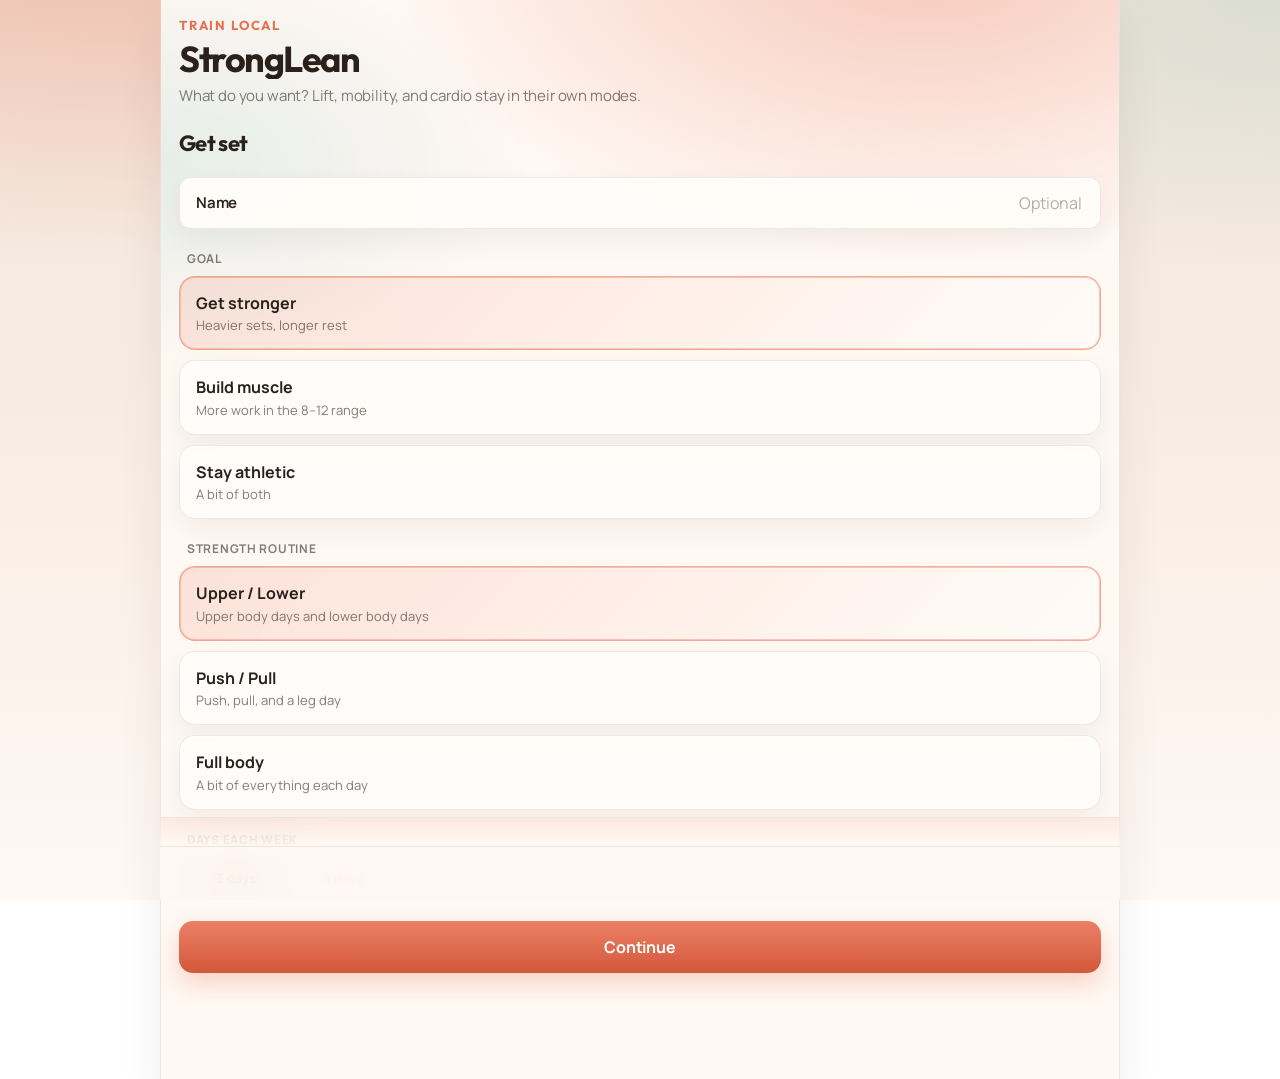
<file: gymApp/index.html>
<!DOCTYPE html>
<html lang="en">
<head>
  <meta charset="UTF-8">
  <meta name="viewport" content="width=device-width, initial-scale=1, viewport-fit=cover">
  <meta name="theme-color" id="theme-color" content="#fff8f3">
  <meta name="apple-mobile-web-app-capable" content="yes">
  <meta name="mobile-web-app-capable" content="yes">
  <meta name="apple-mobile-web-app-status-bar-style" content="black-translucent">
  <meta name="apple-mobile-web-app-title" content="StrongLean">
  <meta name="description" content="StrongLean is a calm strength trainer for routines, sets, rest, and progress. Everything stays on this device.">
  <title>StrongLean</title>
  <link rel="preconnect" href="https://fonts.googleapis.com">
  <link rel="preconnect" href="https://fonts.gstatic.com" crossorigin>
  <link href="https://fonts.googleapis.com/css2?family=Manrope:wght@500;600;700;800&family=Outfit:wght@600;700;800&display=swap" rel="stylesheet">
  <link rel="manifest" href="manifest.json">
  <link rel="icon" href="icon.svg" type="image/svg+xml">
  <link rel="apple-touch-icon" href="icon-192.png">
  <link rel="stylesheet" href="styles.css">
  <script>
    (function () {
      try {
        var t = localStorage.getItem('theme');
        if (t !== 'light' && t !== 'dark' && t !== 'system') t = 'light';
        if (t === 'light') document.documentElement.classList.add('light');
        else if (t === 'dark') document.documentElement.classList.add('dark');
        var dark = t === 'dark' || (t === 'system' && window.matchMedia('(prefers-color-scheme: dark)').matches);
        var meta = document.getElementById('theme-color');
        if (meta) meta.setAttribute('content', dark ? '#221c19' : '#fff8f3');
      } catch (e) {}
    })();
  </script>
</head>
<body>
  <div class="app">
    <main id="view" class="app-main"></main>
  </div>
  <nav class="tabbar" id="tabbar" aria-label="Sections"></nav>
  <div id="restbar" class="restbar" hidden></div>
  <div id="drawer"></div>
  <div id="overlay"></div>
  <div id="dialog"></div>
  <div id="toast" class="toast" role="status"></div>
  <script src="library.js"></script>
  <script src="media.js"></script>
  <script src="logic.js"></script>
  <script src="app.js"></script>
</body>
</html>
</file>
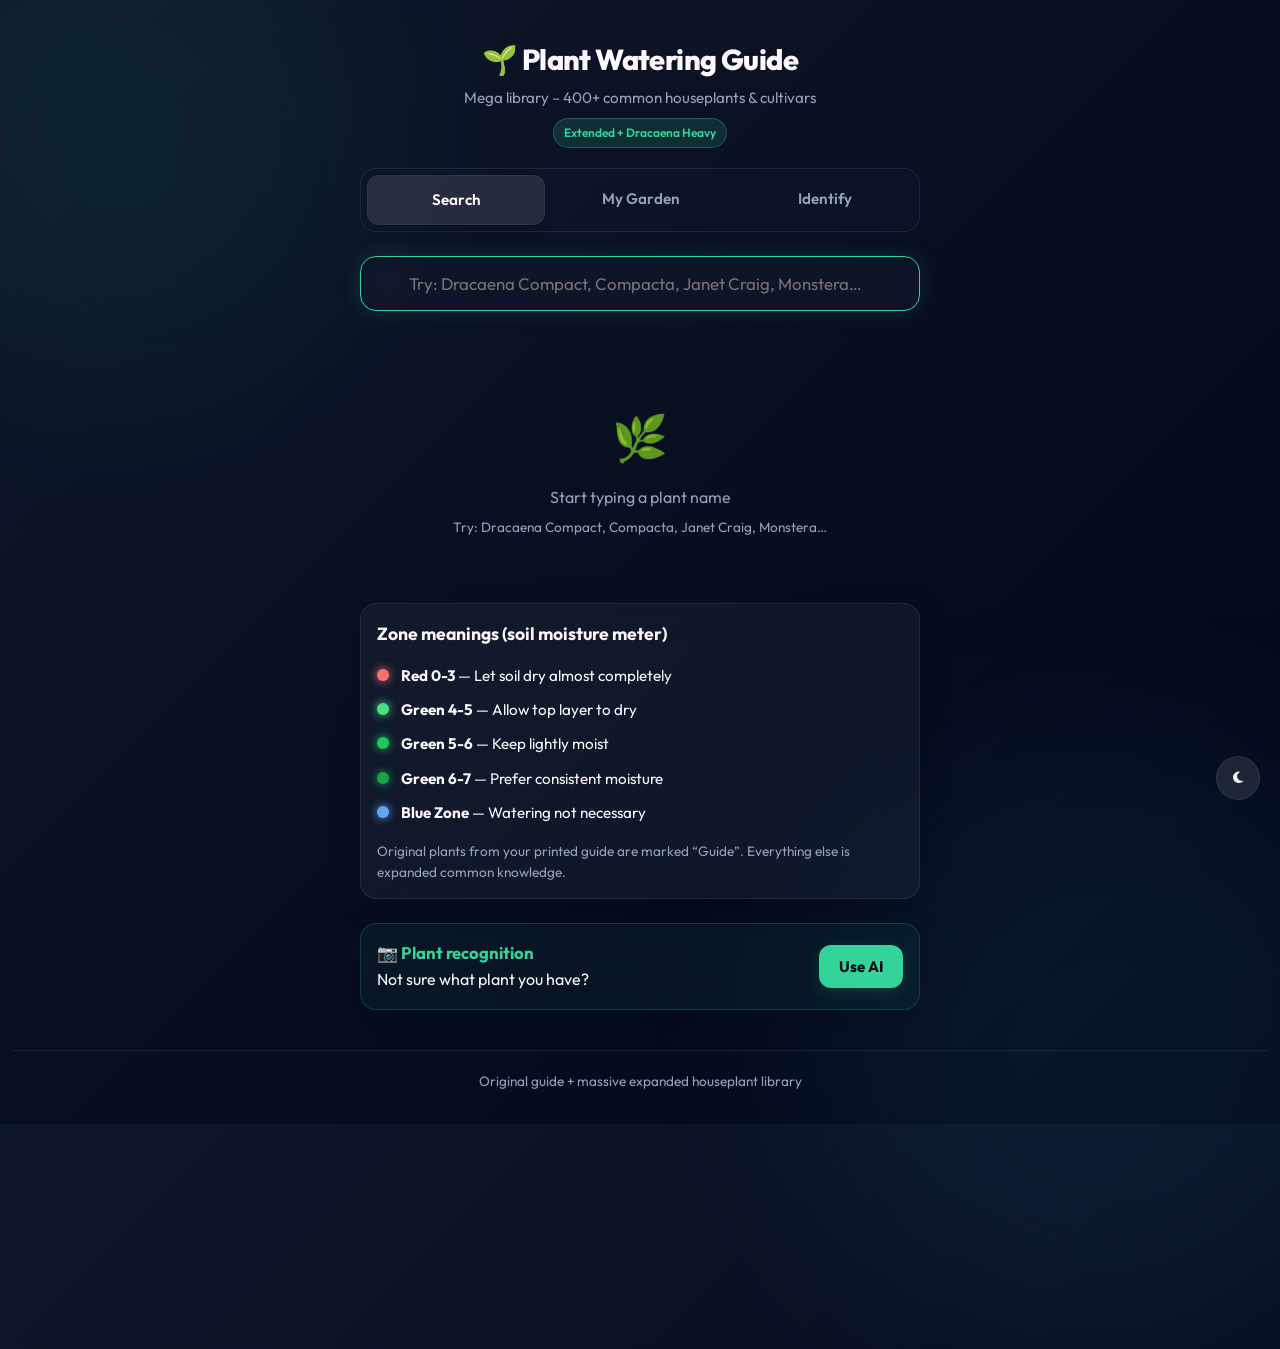
<file: plantApp/index.html>
<!DOCTYPE html>
<html lang="en">
<head>
  <meta charset="UTF-8">
  <meta name="viewport" content="width=device-width, initial-scale=1.0, maximum-scale=1.0">
  <title>Plant Watering Guide – Mega Library</title>
  <link rel="preconnect" href="https://fonts.googleapis.com">
  <link rel="preconnect" href="https://fonts.gstatic.com" crossorigin>
  <link href="https://fonts.googleapis.com/css2?family=Outfit:wght@300;400;500;600;700;800&display=swap" rel="stylesheet">
  <link rel="stylesheet" href="https://cdnjs.cloudflare.com/ajax/libs/font-awesome/6.4.0/css/all.min.css">
  <style>
    :root {
      --bg-gradient-start: #0f172a; --bg-gradient-end: #020617;
      --card: rgba(30, 41, 59, 0.4); --border: rgba(255, 255, 255, 0.08);
      --card-hover: rgba(30, 41, 59, 0.7); --border-hover: rgba(52, 211, 153, 0.4);
      --text: #f8fafc; --muted2: #94a3b8;
      --accent: #34d399; --accent-glow: rgba(52, 211, 153, 0.15);
      --bg: rgba(15, 23, 42, 0.6);
      
      --red: #f87171; --red-bg: rgba(248, 113, 113, 0.15);
      --green: #22c55e;
      --g45: #4ade80; --g45-bg: rgba(74, 222, 128, 0.15);
      --g56: #22c55e; --g56-bg: rgba(34, 197, 94, 0.15);
      --g67: #16a34a; --g67-bg: rgba(22, 163, 74, 0.15);
      --blue: #60a5fa; --blue-bg: rgba(96, 165, 250, 0.15);
    }
    * { box-sizing: border-box; margin: 0; padding: 0; }
    body {
      font-family: 'Outfit', -apple-system, BlinkMacSystemFont, sans-serif;
      background: linear-gradient(135deg, var(--bg-gradient-start) 0%, var(--bg-gradient-end) 100%);
      color: var(--text); line-height: 1.6; min-height: 100vh; padding: 12px;
      overflow-x: hidden; position: relative;
    }
    .blob { position: absolute; filter: blur(100px); z-index: -1; opacity: 0.5; animation: float 10s infinite alternate ease-in-out; }
    .blob-1 { top: -10%; left: -10%; width: 500px; height: 500px; background: rgba(16, 185, 129, 0.15); border-radius: 50%; }
    .blob-2 { bottom: -20%; right: -10%; width: 600px; height: 600px; background: rgba(56, 189, 248, 0.15); border-radius: 50%; animation-delay: -5s; }
    @keyframes float { 0% { transform: translate(0, 0) scale(1); } 100% { transform: translate(50px, 30px) scale(1.1); } }
    
    .container { max-width: 560px; margin: 0 auto; position: relative; z-index: 10; }
    header { text-align: center; padding: 24px 0 20px; }
    h1 { font-size: 1.8rem; font-weight: 800; color: var(--text-main); letter-spacing:-0.02em; }
    .subtitle { color: var(--muted2); font-size: 0.95rem; margin-top: 4px; }
    .badge { display: inline-block; background: rgba(52,211,153,0.15); color: var(--accent); font-size: 0.75rem; font-weight: 600; padding: 4px 10px; border-radius: 999px; margin-top: 8px; border:1px solid rgba(52,211,153,0.3); }
    
    .search-box { position: relative; margin: 16px 0 20px; }
    .search-box input {
      width: 100%; padding: 16px 16px 16px 48px; font-size: 1.05rem; font-family:'Outfit';
      border: 1px solid var(--border); border-radius: 16px; background: rgba(15,23,42,0.6);
      color: var(--text); outline: none; backdrop-filter: blur(10px); transition:all 0.3s;
    }
    .search-box input:focus { border-color: var(--accent); box-shadow: 0 0 20px var(--accent-glow); background: rgba(15,23,42,0.8); }
    .search-box .icon { position: absolute; left: 16px; top: 50%; transform: translateY(-50%); font-size: 1.15rem; pointer-events: none; opacity:0.7; }
    
    .results-info { font-size: 0.9rem; color: var(--muted2); margin-bottom: 12px; min-height: 1.3em; }
    .results { display: flex; flex-direction: column; gap: 12px; }
    
    .plant-card, .section, .garden-item, .recog {
      background: var(--card); backdrop-filter: blur(20px); -webkit-backdrop-filter: blur(20px);
      border-radius: 16px; padding: 16px; border: 1px solid var(--border);
      transition: all 0.3s ease; box-shadow: 0 8px 32px rgba(0,0,0,0.2);
    }
    .plant-card { display: flex; justify-content: space-between; align-items: center; gap: 12px; cursor:pointer; }
    .plant-card:hover, .garden-item:hover { transform: translateY(-3px); border-color: var(--border-hover); background: var(--card-hover); box-shadow: 0 12px 40px rgba(0,0,0,0.3), 0 0 20px var(--accent-glow); }
    
    .plant-name { font-weight: 600; font-size: 1.05rem; flex: 1; letter-spacing:0.01em; }
    .source { font-size: 0.75rem; color: var(--muted2); font-weight: 500; margin-top: 2px; text-transform:uppercase; letter-spacing:0.05em; }
    .zone-badge { font-size: 0.8rem; font-weight: 700; padding: 6px 12px; border-radius: 999px; white-space: nowrap; border: 1px solid rgba(255,255,255,0.1); }
    .zone-red { background: var(--red-bg); color: var(--red); border-color:rgba(248,113,113,0.3); }
    .zone-green45 { background: var(--g45-bg); color: var(--g45); border-color:rgba(74,222,128,0.3); }
    .zone-green56 { background: var(--g56-bg); color: var(--g56); border-color:rgba(34,197,94,0.3); }
    .zone-green67 { background: var(--g67-bg); color: var(--g67); border-color:rgba(22,163,74,0.3); }
    .zone-blue { background: var(--blue-bg); color: var(--blue); border-color:rgba(96,165,250,0.3); }
    
    .empty-state { text-align: center; padding: 40px 16px; color: var(--muted2); }
    .empty-state .big { font-size: 2.8rem; margin-bottom: 12px; }
    
    .section { margin-top: 24px; }
    .section h2 { font-size: 1.1rem; margin-bottom: 16px; color: var(--text-main); font-weight:700; }
    .legend-item { display: flex; align-items: flex-start; gap: 12px; margin-bottom: 10px; font-size: 0.95rem; }
    .dot { width: 12px; height: 12px; border-radius: 50%; flex-shrink: 0; margin-top: 5px; box-shadow:0 0 10px currentColor; }
    .dot-red { background: var(--red); color:var(--red); } .dot-g45 { background: var(--g45); color:var(--g45); }
    .dot-g56 { background: var(--g56); color:var(--g56); } .dot-g67 { background: var(--g67); color:var(--g67); } .dot-blue { background: var(--blue); color:var(--blue); }
    .note { font-size: 0.85rem; color: var(--muted2); margin-top: 16px; line-height: 1.5; }
    
    .recog { margin-top: 24px; background: rgba(52,211,153,0.05); border-color: rgba(52,211,153,0.2); }
    .recog strong { color: var(--accent); font-size:1.05rem; }
    
    .tabs { display:flex; gap:8px; margin-bottom:24px; background: rgba(15,23,42,0.6); padding:6px; border-radius:16px; border:1px solid var(--border); backdrop-filter:blur(10px); }
    .tab { flex:1; text-align:center; padding:12px; border-radius:12px; font-weight:600; cursor:pointer; font-size:0.95rem; color:var(--muted2); transition:all 0.3s; }
    .tab:hover { color: var(--text-main); }
    .tab.active { background: rgba(255,255,255,0.1); color: var(--text-main); box-shadow:0 4px 12px rgba(0,0,0,0.1); border:1px solid rgba(255,255,255,0.05); }
    .tab-content { display:none; animation: fadeIn 0.4s ease; }
    .tab-content.active { display:block; }
    @keyframes fadeIn { from{opacity:0; transform:translateY(10px);} to{opacity:1; transform:translateY(0);} }
    
    .btn-add { background: var(--accent); color:#020617; border:none; border-radius:12px; padding:12px 20px; font-size:0.95rem; font-family:'Outfit'; font-weight:700; cursor:pointer; margin-top:12px; width:100%; transition:all 0.3s; box-shadow: 0 4px 15px var(--accent-glow); }
    .btn-add:hover { transform:translateY(-2px); box-shadow: 0 8px 25px var(--accent-glow); filter: brightness(1.08); }
    
    .garden-item { margin-bottom:12px; }
    .garden-header { display:flex; justify-content:space-between; align-items:center; }
    .water-btn { width:100%; margin-top:16px; padding:12px; border-radius:12px; background:rgba(52,211,153,0.1); color:var(--accent); font-weight:700; font-family:'Outfit'; font-size:0.95rem; cursor:pointer; border:1px solid rgba(52,211,153,0.3); transition:all 0.3s; }
    .water-btn:hover { background:rgba(52,211,153,0.2); box-shadow: 0 0 15px var(--accent-glow); }
    
    footer { text-align: center; margin: 40px 0 20px; font-size: 0.85rem; color: var(--muted2); border-top:1px solid var(--border); padding-top:20px; }
  
    /* --- Light Mode Overrides --- */
    body.light-mode {
      --bg-gradient-start: #f8fafc;
      --bg-gradient-end: #e2e8f0;
      --card-bg: rgba(255, 255, 255, 0.6);
      --card: rgba(255, 255, 255, 0.6); /* plant app uses --card */
      --card-border: rgba(255, 255, 255, 0.9);
      --border: rgba(255, 255, 255, 0.9); /* plant app */
      --card-hover-bg: rgba(255, 255, 255, 0.9);
      --card-hover: rgba(255, 255, 255, 0.9);
      --text-main: #0f172a;
      --text: #0f172a; /* plant app */
      --text-muted: #475569;
      --muted2: #475569; /* plant app */
      --bg: rgba(255, 255, 255, 0.85);
    }
    body.light-mode .header { background: rgba(255, 255, 255, 0.6); color: #0f172a; border-color: rgba(0,0,0,0.1); }
    body.light-mode .header h1 { -webkit-text-fill-color: #0f172a; background: none; }
    body.light-mode .sidebar { background: rgba(255, 255, 255, 0.9); color: #0f172a; border-color: rgba(0,0,0,0.1); }
    body.light-mode .sidebar-header { color: #0f172a; background: rgba(0,0,0,0.05); }
    body.light-mode h1, body.light-mode h2, body.light-mode h3 { color: #0f172a !important; }
    body.light-mode .macro-box .val, body.light-mode .meal-card h3 { color: #0f172a; }
    body.light-mode input, body.light-mode select, body.light-mode textarea { background: rgba(255,255,255,0.8); color: #0f172a; }
    
    body.light-mode .theme-toggle { background: rgba(0,0,0,0.05); border-color: rgba(0,0,0,0.1); color: #0f172a; }
    body.light-mode .theme-toggle:hover { background: rgba(0,0,0,0.1); }
    body.light-mode .cal-day { color: #0f172a; background: rgba(0,0,0,0.05); }
    body.light-mode .tabs { background: rgba(0,0,0,0.04); border-color: rgba(0,0,0,0.1); }
    body.light-mode .tab.active { background: #ffffff; color: #0f172a; border-color: rgba(0,0,0,0.08); }
    body.light-mode .search-box input { background: rgba(255,255,255,0.8); }
    
    .theme-toggle {
      position: fixed; bottom: 100px; right: 20px;
      background: rgba(255,255,255,0.1); border: 1px solid var(--card-border, var(--border));
      color: var(--text-main, var(--text)); border-radius: 50%; width: 44px; height: 44px;
      display: flex; align-items: center; justify-content: center; cursor: pointer;
      z-index: 9999; backdrop-filter: blur(10px); transition: all 0.3s;
    }
    .theme-toggle:hover { background: rgba(255,255,255,0.2); transform: scale(1.05); }
    .theme-toggle .light-icon { display: none; }
    body.light-mode .theme-toggle .dark-icon { display: none; }
    body.light-mode .theme-toggle .light-icon { display: block; }
    /* ----------------------------- */


    
    /* --- Semantic Classes (Replacing Inline Styles) --- */
    .flex-col-gap-8 { display: flex; flex-direction: column; gap: 8px; }
    .flex-row-gap-8 { display: flex; gap: 8px; }
    .select-input { padding: 8px; border-radius: 8px; border: 1px solid var(--border); font-size: 0.9rem; outline: none; background: var(--bg); color: var(--text); }
    .text-input { flex: 1; padding: 8px; border-radius: 8px; border: 1px solid var(--border); font-family: monospace; }
    .divider-row { margin-top: 12px; display: flex; align-items: center; justify-content: center; gap: 12px; }
    .divider-line { flex: 1; height: 1px; background: var(--border); }
    .divider-text { font-size: 0.75rem; color: var(--muted2); font-weight: 600; text-transform: uppercase; }
    .btn-blue { width: 100%; margin-top: 12px; background: var(--blue-bg); color: var(--blue); border: 1px solid var(--blue); padding: 10px; border-radius: 8px; font-size: 0.85rem; font-weight: 600; cursor: pointer; transition: all 0.2s; }
    .btn-blue:hover { transform: translateY(-1px); }
    .btn-photo { display: flex; justify-content: center; align-items: center; gap: 8px; padding: 12px; width: 100%; font-size: 0.9rem; }
    .image-preview { max-width: 100%; border-radius: 12px; border: 1px solid var(--border); }
    
    .modal-overlay { display: none; position: fixed; top: 0; left: 0; width: 100%; height: 100%; background: rgba(0,0,0,0.5); z-index: 100; justify-content: center; align-items: center; }
    .modal-content { background: var(--card); width: 90%; max-width: 400px; border-radius: 16px; padding: 20px; box-shadow: 0 10px 25px rgba(0,0,0,0.2); }
    .modal-title { margin-top: 0; color: var(--text); }
    .modal-desc { font-size: 0.95rem; color: var(--muted2); margin-bottom: 20px; }
    .pot-option-btn { width: 100%; margin: 0; padding: 12px; font-size: 1rem; display: flex; justify-content: flex-start; align-items: center; gap: 12px; text-align: left; }
    .pot-option-btn.selected { background: var(--muted2); }
    .pot-title { font-weight: 600; }
    .pot-desc { font-size: 0.75rem; color: var(--muted2); font-weight: normal; }
    .btn-cancel { background: none; border: none; color: var(--muted2); font-weight: 600; width: 100%; padding: 12px; margin-top: 12px; cursor: pointer; transition: all 0.2s; }
    .btn-cancel:hover { color: var(--text); }
    
    .water-status-alert { color: var(--red); font-weight: bold; }
    .water-status-info { font-size: 0.75rem; color: var(--muted2); margin-top: 2px; }
    .plant-list-header { display: flex; align-items: center; gap: 8px; }
    .plant-list-name { font-weight: 600; font-size: 1.05rem; }
    .plant-status { font-size: 0.85rem; color: var(--muted2); margin-top: 6px; }
    .plant-actions { display: flex; gap: 8px; margin-top: 12px; }
    .select-pot-small { background: var(--blue-bg); color: var(--blue); border: 1px solid var(--blue); border-radius: 8px; padding: 0 8px; font-size: 0.85rem; font-weight: 600; cursor: pointer; outline: none; }
    .btn-remove-small { background: var(--red-bg); color: var(--red); border: 1px solid var(--red); border-radius: 8px; padding: 0 12px; font-size: 1rem; cursor: pointer; transition: all 0.2s; }
    
    .ai-report-card { background: var(--card); border: 1px solid var(--border); border-radius: 12px; padding: 16px; }
    .ai-report-header { display: flex; justify-content: space-between; align-items: flex-start; margin-bottom: 16px; border-bottom: 1px solid var(--border); padding-bottom: 16px; }
    .ai-report-title { font-weight: 700; font-size: 1.1rem; color: var(--text); }
    .ai-report-aka { font-size: 0.8rem; color: var(--muted2); margin-top: 2px; }
    .ai-health-box { background: var(--bg); border-radius: 8px; padding: 12px; }
    .ai-health-title { font-size: 0.85rem; font-weight: 700; text-transform: uppercase; letter-spacing: 0.5px; color: var(--muted2); margin-bottom: 8px; }
    .ai-health-status { display: flex; align-items: center; gap: 8px; margin-bottom: 12px; }
    .ai-health-dot { width: 12px; height: 12px; border-radius: 50%; }
    .ai-health-text { font-weight: 600; font-size: 0.95rem; }
    .ai-health-desc { font-size: 0.9rem; color: var(--text); margin-bottom: 12px; line-height: 1.4; }
    .ai-action-title { font-size: 0.9rem; font-weight: 600; margin-bottom: 6px; }
    .ai-action-list { margin: 0; padding-left: 20px; font-size: 0.85rem; color: var(--text); line-height: 1.5; }
    
    body.light-mode .btn-blue { background: rgba(59, 130, 246, 0.1); border-color: rgba(59, 130, 246, 0.2); color: #2563eb; }
    body.light-mode .select-pot-small { background: rgba(59, 130, 246, 0.1); border-color: rgba(59, 130, 246, 0.2); color: #2563eb; }
    body.light-mode .btn-remove-small { background: #fef2f2; border-color: #fca5a5; color: #ef4444; }
    body.light-mode .water-status-alert { color: #dc2626; }

    /* Light Mode Contrast Fixes */
    body.light-mode { --accent: #059669; }
    body.light-mode .water-btn { color: #047857; border-color: #047857; }
    body.light-mode .recog strong { color: #047857; }
    body.light-mode { --green: #16a34a; }
    
</style>
</head>
<body>
<button onclick="toggleTheme()" class="theme-toggle" aria-label="Toggle Theme">
  <i class="fas fa-moon dark-icon"></i>
  <i class="fas fa-sun light-icon"></i>
</button>
<script>
  if (localStorage.getItem('theme') === 'light') {
    document.body.classList.add('light-mode');
  }
  function toggleTheme() {
    document.body.classList.toggle('light-mode');
    localStorage.setItem('theme', document.body.classList.contains('light-mode') ? 'light' : 'dark');
  }
</script>

  <div class="blob blob-1"></div>
  <div class="blob blob-2"></div>
  <div class="container">
    <header>
      <h1>🌱 Plant Watering Guide</h1>
      <p class="subtitle">Mega library – 400+ common houseplants & cultivars</p>
      <span class="badge">Extended + Dracaena Heavy</span>
    </header>

    <div class="tabs">
      <div class="tab active" onclick="switchTab('search')" id="tabBtn-search">Search</div>
      <div class="tab" onclick="switchTab('garden')" id="tabBtn-garden">My Garden</div>
      <div class="tab" onclick="switchTab('identify')" id="tabBtn-identify">Identify</div>
    </div>

    <div id="tab-search" class="tab-content active">
      <div class="search-box">
        <span class="icon">🔍</span>
        <input type="text" id="search" placeholder="Try: Dracaena Compact, Compacta, Janet Craig, Monstera…" autocomplete="off" autofocus>
      </div>

      <div class="results-info" id="info"></div>
      <div class="results" id="results"></div>

      <div class="section">
        <h2>Zone meanings (soil moisture meter)</h2>
      <div class="legend-item"><span class="dot dot-red"></span> <div><strong>Red 0-3</strong> — Let soil dry almost completely</div></div>
      <div class="legend-item"><span class="dot dot-g45"></span> <div><strong>Green 4-5</strong> — Allow top layer to dry</div></div>
      <div class="legend-item"><span class="dot dot-g56"></span> <div><strong>Green 5-6</strong> — Keep lightly moist</div></div>
      <div class="legend-item"><span class="dot dot-g67"></span> <div><strong>Green 6-7</strong> — Prefer consistent moisture</div></div>
      <div class="legend-item"><span class="dot dot-blue"></span> <div><strong>Blue Zone</strong> — Watering not necessary</div></div>
      <p class="note">Original plants from your printed guide are marked “Guide”. Everything else is expanded common knowledge.</p>
    </div>

      <div class="recog" style="display:flex; justify-content:space-between; align-items:center;">
        <div><strong>📷 Plant recognition</strong><br>Not sure what plant you have?</div>
        <button class="btn-add" style="width:auto; margin:0;" onclick="switchTab('identify')">Use AI</button>
      </div>
    </div> <!-- end tab-search -->

    <div id="tab-garden" class="tab-content">
      <div class="section" style="margin-top:0">
        <div style="display:flex; justify-content:space-between; align-items:center;">
          <h2 style="margin:0">My Garden</h2>
          <button class="btn-add" id="btn-plant-notify" onclick="enablePlantNotifications()" style="width:auto; margin:0; padding:6px 10px; font-size:0.75rem;">Enable Alerts</button>
        </div>
        <p class="note" style="margin-top:8px">Add plants from the library to track their watering schedule.</p>
        <div id="my-garden-list" style="margin-top:16px"></div>
      </div>
    </div>

    <div id="tab-identify" class="tab-content">
      <div class="section" style="margin-top:0">
        <h2 style="margin:0">Identify Plant via Camera</h2>
        
        <div style="background:var(--card); border:1px solid var(--border); border-radius:12px; padding:12px; margin-top:12px; margin-bottom:16px;">
          <div style="font-size:0.85rem; font-weight:600; margin-bottom:8px;">Gemini Settings</div>
          <p style="font-size:0.75rem; color:var(--muted2); margin-bottom:8px;">Get a free API key at <a href="https://aistudio.google.com/app/apikey" target="_blank" style="color:var(--accent)">Google AI Studio</a>.</p>
          <div class="flex-col-gap-8">
            <select id="gemini-model" class="select-input">
              <option value="gemini-flash-latest">Gemini Flash (Fastest)</option>
              <option value="gemini-pro-latest">Gemini Pro (Most Accurate)</option>
            </select>
            <div class="flex-row-gap-8">
              <input type="password" id="gemini-key" placeholder="Enter API Key" class="text-input">
              <button class="btn-add" style="width:auto; margin:0;" onclick="saveApiKey()">Save</button>
            </div>
          </div>
          <div class="divider-row">
            <div class="divider-line"></div>
            <div class="divider-text">or</div>
            <div class="divider-line"></div>
          </div>
          <button class="btn-blue" onclick="requestApiKey()">Request Key from Admin</button>
        </div>
        
        <div id="upload-section" style="display:none;">
          <p class="note" style="margin-top:8px; margin-bottom:16px">Upload a clear photo of the leaves or flower.</p>
          <input type="file" id="image-upload" accept="image/*" capture="environment" style="display:none" onchange="handleImageUpload(event)">
          <button class="btn-add btn-photo" onclick="document.getElementById('image-upload').click()">
            <span style="font-size:1.2rem">📸</span> Take Photo or Upload
          </button>
        </div>

        <div id="image-preview-container" style="display:none; margin-top:20px; text-align:center;">
          <img id="image-preview" class="image-preview" />
        </div>

        <div id="identify-status" style="margin-top:16px; font-weight:600; text-align:center; color:var(--accent);"></div>
        <div id="identify-results" style="margin-top:16px;"></div>
      </div>
      </div>
    </div>

    <!-- Pot Type Modal -->
    <div id="pot-modal" class="modal-overlay">
      <div class="modal-content">
        <h3 class="modal-title">Add to Garden</h3>
        <p class="modal-desc">What type of pot is <strong id="modal-plant-name">this plant</strong> in?</p>
        
        <div class="flex-col-gap-8">
          <button class="btn-add pot-option-btn" onclick="confirmAddToGarden('standard')">
            <span style="font-size:1.5rem">🪴</span> 
            <div style="text-align:left;">
              <div class="pot-title">Standard Pot</div>
              <div class="pot-desc">Normal watering schedule</div>
            </div>
          </button>
          
          <button class="btn-add pot-option-btn selected" onclick="confirmAddToGarden('self-watering')">
            <span style="font-size:1.5rem">💧</span> 
            <div style="text-align:left;">
              <div style="font-weight:600;">Self-Watering Pot</div>
              <div class="pot-desc">Watering interval is tripled (3x)</div>
            </div>
          </button>
        </div>
        <button class="btn-cancel" onclick="document.getElementById('pot-modal').style.display='none'">Cancel</button>
      </div>
    </div>

    <footer>Original guide + massive expanded houseplant library</footer>
  </div>

  <script>
    const plants = [
      // RED 0-3
      {n:"Aloe",z:"red",s:"guide"},{n:"Aloe Vera",z:"red",s:"added"},
      {n:"Anchor Plant",z:"red",s:"guide"},{n:"Asparagus Fern",z:"green56",s:"guide"},
      {n:"Baby Jade",z:"red",s:"guide"},{n:"Baby Pine Of China",z:"red",s:"guide"},
      {n:"Baby's Breath",z:"red",s:"guide"},{n:"Beaver Tail",z:"red",s:"guide"},
      {n:"Bishops Cap",z:"red",s:"guide"},{n:"Bloodleaf",z:"red",s:"guide"},
      {n:"Cactus",z:"red",s:"guide"},{n:"Chicken Gizzard",z:"red",s:"guide"},
      {n:"Christ Plant",z:"red",s:"guide"},{n:"Crassula",z:"red",s:"guide"},
      {n:"Crown Of Thorns",z:"red",s:"guide"},{n:"Dumbcane",z:"red",s:"guide"},
      {n:"Easter Orchid",z:"green56",s:"guide"},{n:"Euphorbia",z:"red",s:"guide"},
      {n:"Fig Fiddle Leaf",z:"green45",s:"guide"},{n:"Firecracker Plant",z:"red",s:"guide"},
      {n:"Flaming Sword",z:"red",s:"guide"},{n:"Floral Firecracker",z:"red",s:"guide"},
      {n:"Foolproof Plant",z:"red",s:"guide"},{n:"Fuzzy Ears",z:"red",s:"guide"},
      {n:"Gas Plant",z:"red",s:"guide"},{n:"Geranium",z:"red",s:"guide"},
      {n:"Ghost Plant",z:"red",s:"guide"},{n:"Glory Of Texas",z:"red",s:"guide"},
      {n:"Golden Dew Drop",z:"red",s:"guide"},{n:"Good Luck Plant",z:"red",s:"guide"},
      {n:"Hibiscus",z:"green56",s:"guide"},{n:"Honey-Bunny",z:"red",s:"guide"},
      {n:"Ice Plant",z:"red",s:"guide"},{n:"Ivy",z:"green45",s:"guide"},
      {n:"Jade Plant",z:"red",s:"guide"},{n:"Jade",z:"red",s:"added"},
      {n:"Jasmine Star",z:"green56",s:"guide"},{n:"Jelly Beans",z:"red",s:"guide"},
      {n:"Lantana",z:"red",s:"guide"},{n:"Little Candles",z:"red",s:"guide"},
      {n:"Little Owl Eyes",z:"red",s:"guide"},{n:"Living Vase",z:"red",s:"guide"},
      {n:"Lobster Plant",z:"red",s:"guide"},{n:"Marguerite Blue",z:"red",s:"guide"},
      {n:"Mimicry Plant",z:"red",s:"guide"},{n:"Moon Stones",z:"red",s:"guide"},
      {n:"Mother Of Pearl Plant",z:"red",s:"guide"},{n:"Musk Plant",z:"red",s:"guide"},
      {n:"Panda Plant",z:"red",s:"guide"},{n:"Parachute Plant",z:"red",s:"guide"},
      {n:"Pen Wiper",z:"red",s:"guide"},{n:"Pink Buttons",z:"red",s:"guide"},
      {n:"Pocket Book Plant",z:"red",s:"guide"},{n:"Poinsettia",z:"red",s:"guide"},
      {n:"Queen's Tears",z:"red",s:"guide"},{n:"Roman Candle",z:"red",s:"guide"},
      {n:"Sand Dollar",z:"red",s:"guide"},{n:"Sedom",z:"red",s:"guide"},
      {n:"Sedum",z:"red",s:"added"},{n:"Shrimp Plant",z:"red",s:"guide"},
      {n:"Tiger Jaws",z:"red",s:"guide"},{n:"Umbrella Tree",z:"green45",s:"guide"},
      {n:"Wall Fern",z:"green56",s:"guide"},{n:"White Jewel",z:"red",s:"guide"},
      {n:"ZZ Plant",z:"red",s:"added"},{n:"Zamioculcas",z:"red",s:"added"},
      {n:"Zamioculcas Zamiifolia",z:"red",s:"added"},
      {n:"Snake Plant",z:"red",s:"added"},{n:"Sansevieria",z:"red",s:"added"},
      {n:"Sansevieria Trifasciata",z:"red",s:"added"},{n:"Mother In Law Tongue",z:"red",s:"added"},
      {n:"Haworthia",z:"red",s:"added"},{n:"Gasteria",z:"red",s:"added"},
      {n:"Lithops",z:"red",s:"added"},{n:"Living Stones",z:"red",s:"added"},
      {n:"Agave",z:"red",s:"added"},{n:"Yucca",z:"red",s:"added"},
      {n:"Ponytail Palm",z:"red",s:"added"},{n:"Beaucarnea",z:"red",s:"added"},
      {n:"String Of Pearls",z:"red",s:"added"},{n:"String Of Bananas",z:"red",s:"added"},
      {n:"String Of Hearts",z:"red",s:"added"},{n:"Burro's Tail",z:"red",s:"added"},
      {n:"Donkey Tail",z:"red",s:"added"},{n:"Echeveria",z:"red",s:"added"},
      {n:"Graptopetalum",z:"red",s:"added"},{n:"Crassula Ovata",z:"red",s:"added"},
      {n:"Christmas Cactus",z:"red",s:"added"},{n:"Schlumbergera",z:"red",s:"added"},
      {n:"Orchid Cactus",z:"red",s:"added"},{n:"Epiphyllum",z:"red",s:"added"},
      {n:"Rhipsalis",z:"red",s:"added"},{n:"Pencil Cactus",z:"red",s:"added"},
      {n:"Euphorbia Tirucalli",z:"red",s:"added"},{n:"African Milk Tree",z:"red",s:"added"},
      {n:"Coral Cactus",z:"red",s:"added"},{n:"Candelabra Cactus",z:"red",s:"added"},
      {n:"Aeonium",z:"red",s:"added"},{n:"Pinwheel",z:"red",s:"added"},
      {n:"Kalanchoe Succulent",z:"red",s:"added"},{n:"Panda Plant Kalanchoe",z:"red",s:"added"},
      {n:"Bear Paws",z:"red",s:"added"},{n:"Cotyledon",z:"red",s:"added"},
      {n:"Senecio",z:"red",s:"added"},{n:"Blue Chalksticks",z:"red",s:"added"},
      {n:"Pickle Plant",z:"red",s:"added"},{n:"Gasteria Little Warty",z:"red",s:"added"},
      {n:"Haworthia Fasciata",z:"red",s:"added"},{n:"Zebra Haworthia",z:"red",s:"added"},
      {n:"Aloe Aristata",z:"red",s:"added"},{n:"Lace Aloe",z:"red",s:"added"},
      {n:"Graptoveria",z:"red",s:"added"},{n:"Pachyphytum",z:"red",s:"added"},
      {n:"Moonstones",z:"red",s:"added"},{n:"Pachyveria",z:"red",s:"added"},

      // GREEN 4-5
      {n:"Airplane Plant",z:"green45",s:"guide"},{n:"Begonia",z:"green45",s:"guide"},
      {n:"Bird Of Paradise",z:"green45",s:"guide"},{n:"Blushing Bride",z:"green45",s:"guide"},
      {n:"Bonsai Tree",z:"green45",s:"guide"},{n:"Bromeliad",z:"green56",s:"guide"},
      {n:"Candle Plant",z:"green45",s:"guide"},{n:"Century Plant",z:"red",s:"guide"},
      {n:"Ceropegia",z:"green45",s:"guide"},{n:"Chain Cactus",z:"red",s:"guide"},
      {n:"Daphne",z:"green45",s:"guide"},{n:"Earth Star",z:"green45",s:"guide"},
      {n:"Echeveria",z:"red",s:"guide"},{n:"Hairy Toad Plant",z:"green45",s:"guide"},
      {n:"Hearts On A String",z:"green45",s:"guide"},{n:"Hen And Chicken",z:"green45",s:"guide"},
      {n:"Inch Plant",z:"green45",s:"guide"},{n:"Little Stars",z:"green45",s:"guide"},
      {n:"Mock Orange",z:"green45",s:"guide"},{n:"Norfolk Island Blue",z:"green45",s:"guide"},
      {n:"Patience Plant",z:"green45",s:"guide"},{n:"Pearl Plant",z:"green45",s:"guide"},
      {n:"Philodendron",z:"green45",s:"guide"},{n:"Ponytail",z:"red",s:"guide"},
      {n:"Radiator Plant",z:"red",s:"guide"},{n:"Sea Urchin",z:"green45",s:"guide"},
      {n:"Stoneface",z:"green45",s:"guide"},{n:"String Of Pearls",z:"red",s:"guide"},
      {n:"Vitamin C Plant",z:"green45",s:"guide"},{n:"Youth And Old Age",z:"green45",s:"guide"},
      {n:"Cast Iron Plant",z:"green45",s:"added"},{n:"Aspidistra",z:"green45",s:"added"},
      {n:"Aspidistra Elatior",z:"green45",s:"added"},
      {n:"Chinese Evergreen",z:"green45",s:"added"},{n:"Aglaonema",z:"green45",s:"added"},
      {n:"Aglaonema Commutatum",z:"green45",s:"added"},{n:"Silver Queen",z:"green45",s:"added"},
      {n:"Arrowhead Plant",z:"green45",s:"added"},{n:"Syngonium",z:"green45",s:"added"},
      {n:"Syngonium Podophyllum",z:"green45",s:"added"},{n:"Nephthytis",z:"green45",s:"added"},
      {n:"Hoya",z:"red",s:"added"},{n:"Wax Plant",z:"red",s:"added"},
      {n:"Hoya Carnosa",z:"red",s:"added"},{n:"Hoya Kerrii",z:"red",s:"added"},
      {n:"Sweetheart Hoya",z:"red",s:"added"},{n:"Hindu Rope",z:"green45",s:"added"},
      {n:"Peperomia",z:"red",s:"added"},{n:"Radiator Plant Peperomia",z:"red",s:"added"},
      {n:"Baby Rubber Plant",z:"green45",s:"added"},{n:"Peperomia Obtusifolia",z:"red",s:"added"},
      {n:"Emerald Ripple",z:"green45",s:"added"},{n:"Peperomia Caperata",z:"red",s:"added"},
      {n:"Tradescantia",z:"green45",s:"added"},{n:"Wandering Jew",z:"green45",s:"added"},
      {n:"Inchplant",z:"green45",s:"added"},{n:"Tradescantia Zebrina",z:"green45",s:"added"},
      {n:"Purple Heart",z:"green45",s:"added"},{n:"Tradescantia Pallida",z:"green45",s:"added"},
      {n:"Aluminum Plant",z:"green45",s:"added"},{n:"Pilea Cadierei",z:"green45",s:"added"},
      {n:"Friendship Plant",z:"green45",s:"added"},{n:"Pilea Involucrata",z:"green45",s:"added"},
      {n:"Artillery Plant",z:"green45",s:"added"},{n:"Pilea Microphylla",z:"green45",s:"added"},
      {n:"Baby's Tears",z:"green45",s:"added"},{n:"Soleirolia",z:"green45",s:"added"},
      {n:"Nerve Plant",z:"green56",s:"added"},{n:"Fittonia",z:"green56",s:"added"},
      {n:"Fittonia Albivenis",z:"green56",s:"added"},
      {n:"Polka Dot Plant",z:"green56",s:"added"},{n:"Hypoestes",z:"green56",s:"added"},
      {n:"Hypoestes Phyllostachya",z:"green56",s:"added"},
      {n:"Waffle Plant",z:"green45",s:"added"},{n:"Hemigraphis",z:"green45",s:"added"},
      {n:"Purple Waffle",z:"green45",s:"added"},

      // GREEN 5-6
      {n:"Action Plant",z:"green56",s:"guide"},{n:"African Violet",z:"green56",s:"guide"},
      {n:"Angle Tears",z:"green56",s:"guide"},{n:"Aralia False",z:"green45",s:"guide"},
      {n:"Bachelor Button",z:"green56",s:"guide"},{n:"Boxwood",z:"green45",s:"guide"},
      {n:"Burn Plant",z:"red",s:"guide"},{n:"Cape Myrtle",z:"green56",s:"guide"},
      {n:"Chile Bells",z:"green56",s:"guide"},{n:"Cloth Of God",z:"green56",s:"guide"},
      {n:"Corn Plant",z:"red",s:"guide"},{n:"Crimson Flag",z:"green56",s:"guide"},
      {n:"Devil Ivy",z:"green45",s:"guide"},{n:"Dieffenbachia",z:"green45",s:"guide"},
      {n:"Euonymus",z:"green45",s:"guide"},{n:"Finger Of God",z:"green56",s:"guide"},
      {n:"Firethorn",z:"green56",s:"guide"},{n:"Flamingo Plant",z:"green56",s:"guide"},
      {n:"Fleur D'Amour",z:"green56",s:"guide"},{n:"Flower Of Heaven",z:"green56",s:"guide"},
      {n:"Glory Lily",z:"green56",s:"guide"},{n:"Goldust Plant",z:"red",s:"guide"},
      {n:"Hoya",z:"red",s:"guide"},{n:"Impatiens",z:"green56",s:"guide"},
      {n:"Kashmir Bouquet",z:"green56",s:"guide"},{n:"Kiss-Me-Today",z:"green56",s:"guide"},
      {n:"Lady Of The Night",z:"green56",s:"guide"},{n:"Lantern Plant",z:"green56",s:"guide"},
      {n:"Medicine Plant",z:"red",s:"guide"},{n:"Naked Lady Lily",z:"green56",s:"guide"},
      {n:"Pussy Foot",z:"green56",s:"guide"},{n:"Queen Jewels",z:"green56",s:"guide"},
      {n:"Rouge Plant",z:"green56",s:"guide"},{n:"Rubber Plant",z:"green45",s:"guide"},
      {n:"Shooting Star",z:"green56",s:"guide"},{n:"Solomon's Seal",z:"green56",s:"guide"},
      {n:"Star Of Bethlehem",z:"green56",s:"guide"},{n:"Victoria Aralia",z:"green45",s:"guide"},
      {n:"Water Melon",z:"green56",s:"guide"},

      {n:"Pothos",z:"green45",s:"added"},{n:"Devil's Ivy",z:"green45",s:"added"},
      {n:"Epipremnum",z:"green45",s:"added"},{n:"Epipremnum Aureum",z:"green45",s:"added"},
      {n:"Golden Pothos",z:"green45",s:"added"},{n:"Marble Queen",z:"green45",s:"added"},
      {n:"Neon Pothos",z:"green45",s:"added"},{n:"N'Joy Pothos",z:"green45",s:"added"},
      {n:"Cebu Blue",z:"green56",s:"added"},{n:"Baltic Blue Pothos",z:"green45",s:"added"},
      {n:"Jade Pothos",z:"red",s:"added"},{n:"Manjula Pothos",z:"green45",s:"added"},
      {n:"Pearl And Jade",z:"red",s:"added"},{n:"Global Green Pothos",z:"green45",s:"added"},
      {n:"Scindapsus",z:"green45",s:"added"},{n:"Satin Pothos",z:"green45",s:"added"},
      {n:"Scindapsus Pictus",z:"green45",s:"added"},{n:"Silver Satin",z:"green56",s:"added"},
      {n:"Argyraeus",z:"green56",s:"added"},

      {n:"Philodendron Heartleaf",z:"green45",s:"added"},{n:"Heartleaf Philodendron",z:"green45",s:"added"},
      {n:"Philodendron Brasil",z:"green45",s:"added"},{n:"Philodendron Hederaceum",z:"green45",s:"added"},
      {n:"Philodendron Micans",z:"green45",s:"added"},{n:"Velvet Leaf Philodendron",z:"green45",s:"added"},
      {n:"Philodendron Birkin",z:"green45",s:"added"},{n:"Philodendron Congo",z:"green45",s:"added"},
      {n:"Philodendron Imperial Red",z:"green45",s:"added"},{n:"Philodendron Selloum",z:"green45",s:"added"},
      {n:"Philodendron Bipinnatifidum",z:"green45",s:"added"},{n:"Tree Philodendron",z:"green45",s:"added"},
      {n:"Philodendron Xanadu",z:"green45",s:"added"},{n:"Philodendron Hope",z:"green45",s:"added"},
      {n:"Philodendron Pink Princess",z:"green45",s:"added"},{n:"Philodendron White Wizard",z:"green45",s:"added"},
      {n:"Philodendron White Knight",z:"green45",s:"added"},{n:"Philodendron Florida",z:"green45",s:"added"},
      {n:"Philodendron Squamiferum",z:"green45",s:"added"},{n:"Philodendron Gloriosum",z:"green45",s:"added"},
      {n:"Philodendron Melanochrysum",z:"green45",s:"added"},{n:"Black Gold Philodendron",z:"green45",s:"added"},
      {n:"Philodendron Verrucosum",z:"green45",s:"added"},{n:"Philodendron Pastazanum",z:"green45",s:"added"},

      {n:"Monstera",z:"green45",s:"added"},{n:"Monstera Deliciosa",z:"green45",s:"added"},
      {n:"Swiss Cheese Plant",z:"green56",s:"added"},{n:"Monstera Adansonii",z:"green45",s:"added"},
      {n:"Swiss Cheese Vine",z:"green56",s:"added"},{n:"Monstera Thai Constellation",z:"green45",s:"added"},
      {n:"Monstera Albo",z:"green45",s:"added"},{n:"Monstera Variegata",z:"green45",s:"added"},
      {n:"Monstera Standleyana",z:"green45",s:"added"},{n:"Monstera Peru",z:"green45",s:"added"},
      {n:"Monstera Siltepecana",z:"green45",s:"added"},{n:"Monstera Dubia",z:"green45",s:"added"},

      {n:"Fiddle Leaf Fig",z:"green45",s:"added"},{n:"Ficus Lyrata",z:"green45",s:"added"},
      {n:"Rubber Tree",z:"green56",s:"added"},{n:"Ficus Elastica",z:"green45",s:"added"},
      {n:"Rubber Plant",z:"green45",s:"added"},{n:"Burgundy Rubber Plant",z:"green45",s:"added"},
      {n:"Tineke Rubber Plant",z:"green45",s:"added"},{n:"Ruby Rubber Plant",z:"green45",s:"added"},
      {n:"Weeping Fig",z:"green45",s:"added"},{n:"Ficus Benjamina",z:"green45",s:"added"},
      {n:"Ficus Audrey",z:"green45",s:"added"},{n:"Ficus Binnendijkii",z:"green45",s:"added"},
      {n:"Alii Fig",z:"green56",s:"added"},{n:"Ficus Pumila",z:"green45",s:"added"},
      {n:"Creeping Fig",z:"green56",s:"added"},{n:"Ficus Microcarpa",z:"green45",s:"added"},
      {n:"Ginseng Ficus",z:"green45",s:"added"},{n:"Ficus Ginseng",z:"green45",s:"added"},

      // Heavy Dracaena
      {n:"Dracaena",z:"red",s:"added"},{n:"Dracaena Palm",z:"red",s:"guide"},
      {n:"Dracaena Compact",z:"red",s:"added"},{n:"Dracaena Compacta",z:"red",s:"added"},
      {n:"Compacta",z:"red",s:"added"},{n:"Dracaena Fragrans Compacta",z:"red",s:"added"},
      {n:"Janet Craig",z:"red",s:"added"},{n:"Dracaena Janet Craig",z:"red",s:"added"},
      {n:"Janet Craig Compacta",z:"green56",s:"added"},
      {n:"Dracaena Marginata",z:"red",s:"added"},{n:"Dragon Tree",z:"red",s:"added"},
      {n:"Madagascar Dragon Tree",z:"red",s:"added"},{n:"Red Edged Dracaena",z:"red",s:"added"},
      {n:"Dracaena Colorama",z:"red",s:"added"},{n:"Colorama",z:"red",s:"added"},
      {n:"Dracaena Magenta",z:"red",s:"added"},{n:"Dracaena Tricolor",z:"red",s:"added"},
      {n:"Dracaena Bicolor",z:"red",s:"added"},
      {n:"Dracaena Reflexa",z:"red",s:"added"},{n:"Song Of India",z:"red",s:"added"},
      {n:"Pleomele",z:"green56",s:"added"},{n:"Song Of Jamaica",z:"green56",s:"added"},
      {n:"Dracaena Warneckii",z:"red",s:"added"},{n:"Warneckii",z:"red",s:"added"},
      {n:"Dracaena Deremensis",z:"red",s:"added"},{n:"Lemon Lime Dracaena",z:"red",s:"added"},
      {n:"Dracaena Lemon Lime",z:"red",s:"added"},{n:"Dracaena Limelight",z:"red",s:"added"},
      {n:"Dracaena Gold Dust",z:"red",s:"added"},{n:"Gold Dust Dracaena",z:"red",s:"added"},
      {n:"Dracaena Surculosa",z:"red",s:"added"},{n:"Spotted Dracaena",z:"red",s:"added"},
      {n:"Dracaena Sanderiana",z:"red",s:"added"},{n:"Lucky Bamboo",z:"red",s:"added"},
      {n:"Dracaena Fragrans",z:"red",s:"added"},{n:"Corn Plant Dracaena",z:"red",s:"added"},
      {n:"Mass Cane",z:"red",s:"added"},{n:"Dracaena Massangeana",z:"red",s:"added"},
      {n:"Hawaiian Sunshine",z:"red",s:"added"},{n:"Dracaena Hawaiian Sunshine",z:"red",s:"added"},
      {n:"Dracaena Dorado",z:"red",s:"added"},{n:"Dracaena Cintho",z:"red",s:"added"},
      {n:"White Jewel Dracaena",z:"red",s:"added"},{n:"Dracaena White Jewel",z:"red",s:"added"},
      {n:"Dracaena Jade Jewel",z:"red",s:"added"},{n:"Dracaena Rikki",z:"red",s:"added"},
      {n:"Dracaena Kanzi",z:"red",s:"added"},{n:"Dracaena Malaika",z:"red",s:"added"},
      {n:"Dracaena Burley",z:"red",s:"added"},{n:"Dracaena Ulises",z:"red",s:"added"},
      {n:"Dracaena Lisa",z:"red",s:"added"},{n:"Dracaena Michiko",z:"red",s:"added"},
      {n:"Dracaena Sol",z:"red",s:"added"},{n:"Dracaena Florida Beauty",z:"red",s:"added"},
      {n:"Dracaena Godseffiana",z:"red",s:"added"},{n:"Dracaena Goldieana",z:"red",s:"added"},
      {n:"Thai Dragon",z:"red",s:"added"},{n:"Dracaena Jayniana",z:"red",s:"added"},
      {n:"Purple Dragon",z:"red",s:"added"},{n:"Dracaena Cincta",z:"red",s:"added"},

      {n:"Spider Plant",z:"green45",s:"added"},{n:"Chlorophytum",z:"green45",s:"added"},
      {n:"Chlorophytum Comosum",z:"green45",s:"added"},{n:"Airplane Plant Spider",z:"green56",s:"added"},
      {n:"Schefflera",z:"green45",s:"added"},{n:"Umbrella Plant",z:"green45",s:"added"},
      {n:"Schefflera Arboricola",z:"green45",s:"added"},{n:"Dwarf Umbrella Tree",z:"green45",s:"added"},
      {n:"Parlor Palm",z:"green45",s:"added"},{n:"Chamaedorea",z:"green45",s:"added"},
      {n:"Chamaedorea Elegans",z:"green45",s:"added"},{n:"Neanthe Bella",z:"green56",s:"added"},
      {n:"Areca Palm",z:"green45",s:"added"},{n:"Dypsis Lutescens",z:"green56",s:"added"},
      {n:"Butterfly Palm",z:"green45",s:"added"},{n:"Kentia Palm",z:"green45",s:"added"},
      {n:"Howea Forsteriana",z:"green56",s:"added"},{n:"Bamboo Palm",z:"green45",s:"added"},
      {n:"Chamaedorea Seifrizii",z:"green45",s:"added"},{n:"Lady Palm",z:"green45",s:"added"},
      {n:"Rhapis Excelsa",z:"green45",s:"added"},{n:"Sago Palm",z:"red",s:"added"},
      {n:"Cycas Revoluta",z:"red",s:"added"},{n:"Majesty Palm",z:"green45",s:"added"},
      {n:"Ravenea Rivularis",z:"green56",s:"added"},
      {n:"English Ivy",z:"green45",s:"added"},{n:"Hedera Helix",z:"green56",s:"added"},
      {n:"Chinese Money Plant",z:"green56",s:"added"},{n:"Pilea",z:"green45",s:"added"},
      {n:"Pilea Peperomioides",z:"green45",s:"added"},{n:"Pancake Plant",z:"green56",s:"added"},
      {n:"UFO Plant",z:"green56",s:"added"},{n:"Missionary Plant",z:"green56",s:"added"},
      {n:"Croton",z:"green45",s:"added"},{n:"Codiaeum",z:"green56",s:"added"},
      {n:"Codiaeum Variegatum",z:"green56",s:"added"},{n:"Joseph's Coat",z:"green56",s:"added"},
      {n:"Dieffenbachia Dumb Cane",z:"green45",s:"added"},{n:"Dumb Cane",z:"green45",s:"added"},
      {n:"Alocasia",z:"green45",s:"added"},{n:"Elephant Ear",z:"green45",s:"added"},
      {n:"Alocasia Polly",z:"green45",s:"added"},{n:"African Mask",z:"green56",s:"added"},
      {n:"Alocasia Amazonica",z:"green45",s:"added"},{n:"Alocasia Frydek",z:"green45",s:"added"},
      {n:"Alocasia Silver Dragon",z:"red",s:"added"},{n:"Alocasia Zebrina",z:"green45",s:"added"},
      {n:"Alocasia Dragon Scale",z:"red",s:"added"},{n:"Alocasia Black Velvet",z:"green45",s:"added"},
      {n:"Caladium",z:"green56",s:"added"},{n:"Angel Wings Caladium",z:"green56",s:"added"},
      {n:"Anthurium",z:"green56",s:"added"},{n:"Flamingo Flower",z:"green56",s:"added"},
      {n:"Anthurium Andraeanum",z:"green56",s:"added"},{n:"Anthurium Clarinervium",z:"green56",s:"added"},
      {n:"Crystal Anthurium",z:"green56",s:"added"},{n:"Anthurium Veitchii",z:"green56",s:"added"},
      {n:"King Anthurium",z:"green56",s:"added"},
      {n:"Bird Of Paradise Strelitzia",z:"green45",s:"added"},{n:"Strelitzia",z:"green45",s:"added"},
      {n:"Strelitzia Reginae",z:"green45",s:"added"},{n:"Strelitzia Nicolai",z:"green45",s:"added"},
      {n:"White Bird Of Paradise",z:"green45",s:"added"},
      {n:"Cordyline",z:"green45",s:"added"},{n:"Ti Plant",z:"green45",s:"added"},
      {n:"Cordyline Fruticosa",z:"green45",s:"added"},{n:"Hawaiian Ti",z:"green56",s:"added"},
      {n:"Polynesian Ti",z:"green56",s:"added"},
      {n:"Ming Aralia",z:"green45",s:"added"},{n:"Polyscias",z:"green56",s:"added"},
      {n:"Polyscias Fruticosa",z:"green56",s:"added"},{n:"Balfour Aralia",z:"green45",s:"added"},
      {n:"Norfolk Island Pine",z:"green56",s:"added"},{n:"Araucaria Heterophylla",z:"green56",s:"added"},
      {n:"Money Tree",z:"green45",s:"added"},{n:"Pachira Aquatica",z:"green45",s:"added"},
      {n:"Malabar Chestnut",z:"green56",s:"added"},
      {n:"Banana Plant",z:"green56",s:"added"},{n:"Musa",z:"green56",s:"added"},
      {n:"Dwarf Banana",z:"green56",s:"added"},
      {n:"Oxalis",z:"green56",s:"added"},{n:"False Shamrock",z:"green56",s:"added"},
      {n:"Purple Shamrock",z:"green56",s:"added"},{n:"Oxalis Triangularis",z:"green56",s:"added"},
      {n:"Begonia Maculata",z:"green45",s:"added"},{n:"Polka Dot Begonia",z:"green45",s:"added"},
      {n:"Angel Wing Begonia",z:"green45",s:"added"},{n:"Begonia Corallina",z:"green45",s:"added"},
      {n:"Rex Begonia",z:"green45",s:"added"},{n:"Begonia Rex",z:"green45",s:"added"},
      {n:"Iron Cross Begonia",z:"green45",s:"added"},{n:"Begonia Masoniana",z:"green45",s:"added"},
      {n:"Escargot Begonia",z:"green45",s:"added"},
      {n:"Coleus",z:"green45",s:"added"},{n:"Plectranthus",z:"green56",s:"added"},
      {n:"Swedish Ivy",z:"green45",s:"added"},{n:"Cuban Oregano",z:"green56",s:"added"},
      {n:"Grape Ivy",z:"green45",s:"added"},{n:"Cissus",z:"green45",s:"added"},
      {n:"Cissus Rhombifolia",z:"green45",s:"added"},{n:"Kangaroo Vine",z:"green56",s:"added"},
      {n:"Lipstick Plant",z:"green56",s:"added"},{n:"Aeschynanthus",z:"green56",s:"added"},
      {n:"Goldfish Plant",z:"green56",s:"added"},{n:"Nematanthus",z:"green56",s:"added"},
      {n:"Zebra Plant",z:"green56",s:"added"},{n:"Aphelandra",z:"green56",s:"added"},
      {n:"Aphelandra Squarrosa",z:"green56",s:"added"},
      {n:"Purple Passion",z:"green56",s:"added"},{n:"Gynura",z:"green56",s:"added"},
      {n:"Velvet Plant",z:"green56",s:"added"},{n:"Gynura Aurantiaca",z:"green56",s:"added"},

      // GREEN 6-7
      {n:"Amazon Lily",z:"green67",s:"guide"},{n:"Angel Wings",z:"green67",s:"guide"},
      {n:"Apostle Plant",z:"green67",s:"guide"},{n:"Azalea",z:"green56",s:"guide"},
      {n:"Brazilian Firecracker",z:"green67",s:"guide"},{n:"Bridal Wreath",z:"green67",s:"guide"},
      {n:"Burrotai",z:"red",s:"guide"},{n:"Butterfly Gardenia",z:"green56",s:"guide"},
      {n:"Caladium",z:"green67",s:"guide"},{n:"Calla Lily",z:"green67",s:"guide"},
      {n:"Camellia",z:"green56",s:"guide"},{n:"Chenille Plant",z:"green67",s:"guide"},
      {n:"Cobra Plant",z:"green67",s:"guide"},{n:"Coleus",z:"green45",s:"guide"},
      {n:"Columnea",z:"green67",s:"guide"},{n:"Copper Leaf",z:"green67",s:"guide"},
      {n:"Croton",z:"green45",s:"guide"},{n:"Darlingtonia",z:"green67",s:"guide"},
      {n:"Dawn Flower",z:"green67",s:"guide"},{n:"Easter Lily",z:"green67",s:"guide"},
      {n:"Echeveria",z:"red",s:"guide"},{n:"Egyptian Star Cluster",z:"green67",s:"guide"},
      {n:"Explosion Plant",z:"green67",s:"guide"},{n:"False Holly",z:"green67",s:"guide"},
      {n:"Fan Iris",z:"green67",s:"guide"},{n:"Fan Ivy",z:"green45",s:"guide"},
      {n:"Farewell To Spring",z:"green67",s:"guide"},{n:"Ferns",z:"green56",s:"guide"},
      {n:"Fiery Love Flower",z:"green67",s:"guide"},{n:"Fig Creeping",z:"green67",s:"guide"},
      {n:"Finger Aralia",z:"green45",s:"guide"},{n:"Fingernail Plant",z:"green67",s:"guide"},
      {n:"Fire Dragon",z:"red",s:"guide"},{n:"Five Fingers",z:"green67",s:"guide"},
      {n:"Fuchsia",z:"green56",s:"guide"},{n:"Gardenia",z:"green56",s:"guide"},
      {n:"Honey Bells",z:"green67",s:"guide"},{n:"Jasmine",z:"green56",s:"guide"},
      {n:"Jungle Flame",z:"green67",s:"guide"},{n:"Kalanchoe",z:"red",s:"guide"},
      {n:"Ladies Tresses",z:"green67",s:"guide"},{n:"Leopard Plant",z:"green67",s:"guide"},
      {n:"Magic Flower",z:"green67",s:"guide"},{n:"Man In A Boat",z:"green67",s:"guide"},
      {n:"Match Me If You Can",z:"green67",s:"guide"},{n:"Moon Flower",z:"green67",s:"guide"},
      {n:"Mosaic Plant",z:"green67",s:"guide"},{n:"Mother-In-Law Plant",z:"red",s:"guide"},
      {n:"Mouse Plant",z:"green67",s:"guide"},{n:"Nut Orchid",z:"green56",s:"guide"},
      {n:"Oleander",z:"green67",s:"guide"},{n:"Peacock Plant",z:"green67",s:"guide"},
      {n:"Peperomia",z:"red",s:"guide"},{n:"Periwinkle",z:"green67",s:"guide"},
      {n:"Petticoat Palm",z:"green45",s:"guide"},{n:"Pitcher Plant",z:"green67",s:"guide"},
      {n:"Polynesian Ti Plant",z:"green45",s:"guide"},{n:"Pothos",z:"green45",s:"guide"},
      {n:"Prayer Plant",z:"green56",s:"guide"},{n:"Quaker Ladies",z:"green67",s:"guide"},
      {n:"Sansevieria",z:"red",s:"guide"},{n:"Saxifrage",z:"green67",s:"guide"},
      {n:"Scindapsus",z:"green45",s:"guide"},{n:"Sea Grape",z:"green67",s:"guide"},
      {n:"Spider Plant",z:"green45",s:"guide"},{n:"Temple Bells",z:"green67",s:"guide"},
      {n:"Turk's Cap",z:"green67",s:"guide"},{n:"Velvet Plant",z:"green67",s:"guide"},
      {n:"Verbena",z:"green67",s:"guide"},{n:"Violet Flame",z:"green67",s:"guide"},
      {n:"Wandering Jew",z:"green45",s:"guide"},{n:"Wax Plant",z:"red",s:"guide"},
      {n:"Zebra Plant",z:"green67",s:"guide"},

      {n:"Peace Lily",z:"green56",s:"added"},{n:"Spathiphyllum",z:"green56",s:"added"},
      {n:"Spathiphyllum Wallisii",z:"green56",s:"added"},
      {n:"Calathea",z:"green56",s:"added"},{n:"Goeppertia",z:"green56",s:"added"},
      {n:"Calathea Orbifolia",z:"green56",s:"added"},{n:"Calathea Makoyana",z:"green56",s:"added"},
      {n:"Peacock Plant Calathea",z:"green56",s:"added"},{n:"Calathea Ornata",z:"green56",s:"added"},
      {n:"Pinstripe Calathea",z:"green56",s:"added"},{n:"Calathea Roseopicta",z:"green56",s:"added"},
      {n:"Rose Painted Calathea",z:"green56",s:"added"},{n:"Calathea Zebrina",z:"green56",s:"added"},
      {n:"Zebra Calathea",z:"green56",s:"added"},{n:"Calathea Lancifolia",z:"green56",s:"added"},
      {n:"Rattlesnake Plant",z:"red",s:"added"},{n:"Calathea Medallion",z:"green56",s:"added"},
      {n:"Calathea White Fusion",z:"green56",s:"added"},{n:"Calathea Freddie",z:"green56",s:"added"},
      {n:"Maranta",z:"green56",s:"added"},{n:"Maranta Leuconeura",z:"green56",s:"added"},
      {n:"Prayer Plant Maranta",z:"green56",s:"added"},{n:"Red Prayer Plant",z:"green56",s:"added"},
      {n:"Stromanthe",z:"green56",s:"added"},{n:"Stromanthe Triostar",z:"green56",s:"added"},
      {n:"Ctenanthe",z:"green56",s:"added"},{n:"Ctenanthe Burle Marx",z:"green56",s:"added"},
      {n:"Never Never Plant",z:"green67",s:"added"},
      {n:"Boston Fern",z:"green56",s:"added"},{n:"Nephrolepis",z:"green56",s:"added"},
      {n:"Nephrolepis Exaltata",z:"green56",s:"added"},{n:"Sword Fern",z:"green56",s:"added"},
      {n:"Maidenhair Fern",z:"green56",s:"added"},{n:"Adiantum",z:"green67",s:"added"},
      {n:"Bird's Nest Fern",z:"green56",s:"added"},{n:"Asplenium",z:"green56",s:"added"},
      {n:"Asplenium Nidus",z:"green56",s:"added"},{n:"Staghorn Fern",z:"green56",s:"added"},
      {n:"Platycerium",z:"green56",s:"added"},{n:"Rabbit's Foot Fern",z:"green56",s:"added"},
      {n:"Davallia",z:"green67",s:"added"},{n:"Button Fern",z:"green56",s:"added"},
      {n:"Pellaea",z:"green67",s:"added"},{n:"Blue Star Fern",z:"green56",s:"added"},
      {n:"Phlebodium",z:"green67",s:"added"},{n:"Crispy Wave Fern",z:"green56",s:"added"},
      {n:"Asplenium Antiquum",z:"green56",s:"added"},
      {n:"Orchid",z:"green56",s:"added"},{n:"Phalaenopsis",z:"green56",s:"added"},
      {n:"Moth Orchid",z:"green56",s:"added"},{n:"Dendrobium",z:"green56",s:"added"},
      {n:"Cattleya",z:"green56",s:"added"},{n:"Oncidium",z:"green56",s:"added"},
      {n:"Dancing Lady Orchid",z:"green56",s:"added"},{n:"Vanda",z:"green56",s:"added"},
      {n:"Cymbidium",z:"green56",s:"added"},
      {n:"Fittonia",z:"green56",s:"added"},{n:"Nerve Plant",z:"green56",s:"added"},
      {n:"African Violet",z:"green56",s:"added"},{n:"Saintpaulia",z:"green56",s:"added"},
      {n:"Gloxinia",z:"green56",s:"added"},{n:"Sinningia",z:"green67",s:"added"},
      {n:"Cyclamen",z:"green56",s:"added"},{n:"Cyclamen Persicum",z:"green56",s:"added"},
      {n:"Impatiens",z:"green56",s:"added"},{n:"Busy Lizzie",z:"green67",s:"added"},
      {n:"New Guinea Impatiens",z:"green56",s:"added"},
      {n:"Begonia Rex",z:"green45",s:"added"},{n:"Rex Begonia",z:"green45",s:"added"},
      {n:"Carnivorous Plants",z:"green67",s:"added"},{n:"Venus Flytrap",z:"green67",s:"added"},
      {n:"Dionaea",z:"green67",s:"added"},{n:"Pitcher Plant Sarracenia",z:"green67",s:"added"},
      {n:"Nepenthes",z:"green67",s:"added"},{n:"Sundew",z:"green67",s:"added"},
      {n:"Drosera",z:"green67",s:"added"},
      {n:"Air Plant",z:"green56",s:"added"},{n:"Tillandsia",z:"green56",s:"added"},
      {n:"Tillandsia Ionantha",z:"green56",s:"added"},{n:"Spanish Moss",z:"blue",s:"added"}
    ];

    const zoneLabels = { red:"Red 0-3", green45:"Green 4-5", green56:"Green 5-6", green67:"Green 6-7", blue:"Blue Zone" };
    const zoneClasses = { red:"zone-red", green45:"zone-green45", green56:"zone-green56", green67:"zone-green67", blue:"zone-blue" };

    const searchInput = document.getElementById("search");
    const resultsEl = document.getElementById("results");
    const infoEl = document.getElementById("info");

    function normalize(str) {
      return str.toLowerCase().replace(/['’]/g,"").replace(/[^a-z0-9\s]/g," ").replace(/\s+/g," ").trim();
    }

    function search(query) {
      const q = normalize(query);
      if (!q) {
        resultsEl.innerHTML = `<div class="empty-state"><div class="big">🌿</div><div>Start typing a plant name</div><div style="font-size:0.85rem;margin-top:6px">Try: Dracaena Compact, Compacta, Janet Craig, Monstera…</div></div>`;
        infoEl.textContent = "";
        return;
      }
      const matches = plants.filter(p => normalize(p.n).includes(q));
      if (matches.length === 0) {
        resultsEl.innerHTML = `<div class="empty-state"><div class="big">😕</div><div>No match for “${query}”</div><div style="font-size:0.85rem;margin-top:6px">Try a shorter or different common name</div></div>`;
        infoEl.textContent = "0 results";
        return;
      }
      matches.sort((a,b) => {
        const an = normalize(a.n), bn = normalize(b.n);
        const aStart = an.startsWith(q) ? 0 : 1;
        const bStart = bn.startsWith(q) ? 0 : 1;
        if (aStart !== bStart) return aStart - bStart;
        return an.localeCompare(bn);
      });
      infoEl.textContent = matches.length + " plant" + (matches.length === 1 ? "" : "s") + " found";
      resultsEl.innerHTML = matches.map(p => `
        <div class="plant-card" style="flex-direction:column; align-items:stretch">
          <div style="display:flex; justify-content:space-between; align-items:center">
            <div>
              <div class="plant-name">${p.n}</div>
              <div class="source">${p.s === "guide" ? "From your guide" : "Expanded library"}</div>
            </div>
            <div class="zone-badge ${zoneClasses[p.z]}">${zoneLabels[p.z]}</div>
          </div>
          <button class="btn-add" onclick="promptPotType('${p.n.replace(/'/g, "\\'")}', '${p.z}')">+ Add to Garden</button>
        </div>`).join("");
    }

    searchInput.addEventListener("input", e => search(e.target.value));
    search("");

    // Garden & Notifications Logic
    let garden = JSON.parse(localStorage.getItem('myGarden') || '[]');
    let notificationsEnabled = false;
    const waterIntervals = { red:14, green45:10, green56:7, green67:4, blue:30 };

    function switchTab(tabId, skipSave) {
      if(!skipSave) localStorage.setItem("plantAppActiveTab", tabId);
      document.querySelectorAll('.tab').forEach(t => t.classList.remove('active'));
      document.querySelectorAll('.tab-content').forEach(c => c.classList.remove('active'));
      document.getElementById('tabBtn-' + tabId).classList.add('active');
      document.getElementById('tab-' + tabId).classList.add('active');
      if (tabId === 'garden') renderGarden();
      if (tabId === 'identify') initClassifier();
    }

    const savedTab = localStorage.getItem("plantAppActiveTab");
    if (savedTab) switchTab(savedTab, true);

    let pendingPlant = null;

    function promptPotType(name, zone) {
      pendingPlant = { name, zone };
      document.getElementById('modal-plant-name').textContent = name;
      document.getElementById('pot-modal').style.display = 'flex';
    }

    function confirmAddToGarden(potType) {
      if (!pendingPlant) return;
      let days = waterIntervals[pendingPlant.zone] || 7;
      if (potType === 'self-watering') days *= 3;
      garden.push({ 
        name: pendingPlant.name, 
        zone: pendingPlant.zone, 
        potType: potType,
        nextWater: Date.now() + (days * 24 * 60 * 60 * 1000)
      });
      localStorage.setItem('myGarden', JSON.stringify(garden));
      document.getElementById('pot-modal').style.display = 'none';
      pendingPlant = null;
      alert(`Added to My Garden!`);
    }

    function getAvatar(name) {
      const n = name.toLowerCase();
      if (n.includes('cactus') || n.includes('cacti') || n.includes('succulent') || n.includes('aloe') || n.includes('jade') || n.includes('agave') || n.includes('stone')) return '🌵';
      if (n.includes('fern') || n.includes('palm') || n.includes('ficus') || n.includes('dracaena') || n.includes('monstera') || n.includes('pothos') || n.includes('spider')) return '🪴';
      if (n.includes('flower') || n.includes('lily') || n.includes('orchid') || n.includes('begonia') || n.includes('hibiscus') || n.includes('rose')) return '🌸';
      if (n.includes('vine') || n.includes('ivy') || n.includes('string')) return '🌿';
      return '🌱';
    }

    function removePlant(idx) {
      if (confirm('Are you sure you want to remove this plant from your garden?')) {
        garden.splice(idx, 1);
        localStorage.setItem('myGarden', JSON.stringify(garden));
        renderGarden();
      }
    }

    function changePotType(idx, potType) {
      const p = garden[idx];
      if (p.potType === potType) return;
      
      p.potType = potType;
      let days = waterIntervals[p.zone] || 7;
      if (p.potType === 'self-watering') days *= 3;
      p.nextWater = Date.now() + (days * 24 * 60 * 60 * 1000);
      
      localStorage.setItem('myGarden', JSON.stringify(garden));
      renderGarden();
    }

    function renderGarden() {
      const list = document.getElementById('my-garden-list');
      if (garden.length === 0) {
        list.innerHTML = `<div class="empty-state" style="padding:20px 10px; font-size:0.9rem">No plants in your garden yet. Search the library and add some!</div>`;
        return;
      }
      list.innerHTML = garden.map((p, i) => {
        const daysLeft = Math.ceil((p.nextWater - Date.now()) / (1000 * 60 * 60 * 24));
        let status = `Needs water in ${daysLeft} days`;
        if (daysLeft <= 0) status = `<span class="water-status-alert">Needs water today!</span>`;
        
        const potBadge = p.potType === 'self-watering' 
          ? `<div class="water-status-info">💧 Self-Watering Pot (3x longer)</div>`
          : ``;
          
        return `<div class="garden-item">
          <div class="garden-header">
            <div class="plant-list-header">
              <span style="font-size:1.5rem;">${getAvatar(p.name)}</span>
              <div class="plant-list-name">${p.name}</div>
            </div>
            <div class="zone-badge ${zoneClasses[p.zone]}">${zoneLabels[p.zone]}</div>
          </div>
          ${potBadge}
          <div class="plant-status">${status}</div>
          <div class="plant-actions">
            <button class="water-btn" style="flex:1; margin-top:0;" onclick="waterPlant(${i})">💧 Mark as Watered</button>
            <select class="select-pot-small" onchange="changePotType(${i}, this.value)" title="Change Pot Type">
              <option value="standard" ${p.potType !== 'self-watering' ? 'selected' : ''}>🪴 Standard</option>
              <option value="self-watering" ${p.potType === 'self-watering' ? 'selected' : ''}>💧 Self-Watering</option>
            </select>
            <button class="btn-remove-small" onclick="removePlant(${i})" title="Remove Plant">❌</button>
          </div>
        </div>`;
      }).join('');
    }

    function waterPlant(idx) {
      const p = garden[idx];
      let days = waterIntervals[p.zone] || 7;
      if (p.potType === 'self-watering') {
        days *= 3;
      }
      p.nextWater = Date.now() + (days * 24 * 60 * 60 * 1000);
      localStorage.setItem('myGarden', JSON.stringify(garden));
      renderGarden();
    }

    function enablePlantNotifications() {
      if (!("Notification" in window)) {
        alert("This browser does not support system notifications.");
        return;
      }
      Notification.requestPermission().then(permission => {
        if (permission === "granted") {
          notificationsEnabled = true;
          document.getElementById('btn-plant-notify').textContent = "Alerts Enabled";
          document.getElementById('btn-plant-notify').style.background = "var(--muted2)";
        }
      });
    }

    setTimeout(() => {
      if ("Notification" in window && Notification.permission === "granted") {
        notificationsEnabled = true;
        const btn = document.getElementById('btn-plant-notify');
        if (btn) {
          btn.textContent = "Alerts Enabled";
          btn.style.background = "var(--muted2)";
        }
        
        const needsWater = garden.filter(p => p.nextWater <= Date.now());
        if (needsWater.length > 0) {
          new Notification("Watering Reminder", {
            body: `${needsWater.length} plant(s) need watering today! Open your garden to check.`,
            icon: "https://cdn-icons-png.flaticon.com/512/3233/3233857.png"
          });
        }
      }
    }, 1000);

    // API Recognition Logic
    function initClassifier() {
      const key = localStorage.getItem('geminiApiKey');
      const model = localStorage.getItem('geminiModel') || 'gemini-flash-latest';
      if (key) {
        document.getElementById('gemini-key').value = key;
        document.getElementById('gemini-model').value = model;
        document.getElementById('upload-section').style.display = 'block';
      } else {
        document.getElementById('upload-section').style.display = 'none';
      }
    }

    function saveApiKey() {
      const key = document.getElementById('gemini-key').value.trim();
      const model = document.getElementById('gemini-model').value;
      if (key) {
        localStorage.setItem('geminiApiKey', key);
        localStorage.setItem('geminiModel', model);
        document.getElementById('upload-section').style.display = 'block';
        alert('Settings saved securely to your device!');
      } else {
        localStorage.removeItem('geminiApiKey');
        document.getElementById('upload-section').style.display = 'none';
      }
    }

    function requestApiKey() {
      // Open the user's actual Google Form for API key requests
      const googleFormUrl = "https://forms.gle/L9dcq41VnSGZ9VpGA"; 
      window.open(googleFormUrl, "_blank");
    }

    function handleImageUpload(event) {
      const file = event.target.files[0];
      if (!file) return;

      const key = localStorage.getItem('geminiApiKey');
      const model = localStorage.getItem('geminiModel') || 'gemini-flash-latest';
      if (!key) {
        alert("Please save your Gemini API key first.");
        return;
      }

      const imgPreview = document.getElementById('image-preview');
      const container = document.getElementById('image-preview-container');
      const resultsDiv = document.getElementById('identify-results');
      const statusDiv = document.getElementById('identify-status');

      imgPreview.src = URL.createObjectURL(file);
      container.style.display = "block";
      resultsDiv.innerHTML = "";
      statusDiv.textContent = "Converting image...";

      // Convert to Base64
      const reader = new FileReader();
      reader.onloadend = async () => {
        const base64String = (reader.result.split(',')[1]) || '';
        if (!base64String) {
          statusDiv.textContent = "Could not read the image file. Please try another photo.";
          return;
        }
        statusDiv.textContent = "Analyzing image with Gemini...";
        
        try {
          const response = await fetch(`https://generativelanguage.googleapis.com/v1beta/models/${model}:generateContent?key=${key}`, {
            method: "POST",
            headers: { "Content-Type": "application/json" },
            body: JSON.stringify({
              contents: [{
                parts: [
                  { text: 'Identify this plant and analyze its health based on the image. Be extremely specific with cultivars and varieties (e.g., if it is a Dracaena Compacta, explicitly name it rather than just Dracaena fragrans). Return ONLY a valid JSON object with the following structure: { "plant_names": ["Top Name", "Alternative Name"], "health_status": "Healthy / Needs Attention / Critical", "issues": "A brief sentence describing visible issues, or None if healthy", "action_plan": ["Step 1 to fix", "Step 2 to fix"] }' },
                  { inlineData: { mimeType: file.type, data: base64String } }
                ]
              }]
            })
          });
          
          const data = await response.json();
          
          if (!response.ok) {
            statusDiv.textContent = "API Error: " + (data.error?.message || response.statusText);
            return;
          }

          const rawText = data.candidates?.[0]?.content?.parts?.[0]?.text;
          if (!rawText) {
            statusDiv.textContent = "Could not identify.";
            return;
          }
          
          let resultData = null;
          try {
            // Find the JSON object within the text (often wrapped in markdown)
            const jsonMatch = rawText.match(/\{[\s\S]*\}/);
            resultData = jsonMatch ? JSON.parse(jsonMatch[0]) : JSON.parse(rawText);
          } catch(e) {
            statusDiv.textContent = "Error parsing response: " + rawText;
            return;
          }
          
          statusDiv.textContent = "Results:";
          renderIdentifyResults(resultData);
        } catch (e) {
          console.error(e);
          statusDiv.textContent = "Network Error: " + e.message;
        }
      };
      reader.readAsDataURL(file);
    }

    function renderIdentifyResults(data) {
      const resultsDiv = document.getElementById('identify-results');
      
      const names = data.plant_names || [];
      const primaryName = names[0] || "Unknown Plant";
      const status = data.health_status || "Unknown";
      const issues = data.issues || "No issues detected.";
      const actionPlan = data.action_plan || [];
      
      let statusColor = "var(--green)";
      if (status.toLowerCase().includes("attention") || status.toLowerCase().includes("issue")) statusColor = "#f59e0b"; // orange
      if (status.toLowerCase().includes("critical") || status.toLowerCase().includes("dying") || status.toLowerCase().includes("bad")) statusColor = "var(--red)";

      let html = `<div class="ai-report-card">`;
      
      // Top section: Plant Name
      html += `
        <div class="ai-report-header">
          <div>
            <div class="ai-report-title">${primaryName}</div>
            ${names.length > 1 ? `<div class="ai-report-aka">Also known as: ${names.slice(1).join(', ')}</div>` : ''}
          </div>
          <button class="water-btn" style="width:auto; padding:8px 16px; margin:0; font-size:0.85rem;" onclick="document.getElementById('search').value='${primaryName.split(' ')[0]}'; switchTab('search'); search('${primaryName.split(' ')[0]}')">Search Library</button>
        </div>
      `;
      
      // Health Report section
      html += `
        <div class="ai-health-box">
          <div class="ai-health-title">Health Report</div>
          
          <div class="ai-health-status">
            <div class="ai-health-dot" style="background:${statusColor};"></div>
            <div class="ai-health-text">${status}</div>
          </div>
          
          <div class="ai-health-desc">
            <strong>Diagnosis:</strong> ${issues}
          </div>
      `;
      
      if (actionPlan.length > 0) {
        html += `<div class="ai-action-title">Action Plan:</div>
                 <ul class="ai-action-list">`;
        actionPlan.forEach(step => {
          html += `<li style="margin-bottom:4px;">${step}</li>`;
        });
        html += `</ul>`;
      }
      
      html += `</div></div>`;
      resultsDiv.innerHTML = html;
    }
  </script>
</body>
</html>
</file>
<file: gymApp/styles.css>
:root {
  color-scheme: light;
  --font-display: "Outfit", "Avenir Next", "Segoe UI", sans-serif;
  --font-ui: "Manrope", "Avenir Next", "Segoe UI", sans-serif;
  /* Warm light: soft sand paper, charcoal type, cheerful coral + soft teal */
  --bg: #fff8f3;
  --canvas: #f3e6db;
  --card: rgba(255, 252, 249, 0.94);
  --card-solid: #fffcf9;
  --bar: rgba(255, 248, 242, 0.88);
  --fill: rgba(58, 42, 34, 0.06);
  --track: rgba(58, 42, 34, 0.11);
  --separator: rgba(58, 42, 34, 0.09);
  --label: #2a211c;
  --secondary: rgba(42, 33, 28, 0.58);
  --tertiary: rgba(42, 33, 28, 0.36);
  --tab: #8a766c;
  --blue: #2f9e96;
  --green: #3d9a74;
  --orange: #e0913a;
  --red: #e04d45;
  --indigo: #2f9e96;
  --accent: #e76f51;
  --accent-soft: rgba(231, 111, 81, 0.15);
  --accent-deep: #d4573a;
  --atmosphere-a: rgba(231, 111, 81, 0.26);
  --atmosphere-b: rgba(47, 158, 150, 0.14);
  --segment-on: #ffffff;
  --ok-bg: rgba(61, 154, 116, 0.14);
  --warn-bg: rgba(224, 145, 58, 0.16);
  --shadow: 0 18px 40px rgba(58, 42, 34, 0.08);
  --shadow-soft: 0 1px 0 rgba(255, 255, 255, 0.7) inset, 0 10px 28px rgba(58, 42, 34, 0.06);
  --shell: min(480px, 100%);
  --tabh: calc(54px + env(safe-area-inset-bottom));
  --ease-out: cubic-bezier(0.22, 1, 0.36, 1);
  --ease-sheet: cubic-bezier(0.32, 0.72, 0, 1);
  font-family: var(--font-ui);
}

html.dark {
  color-scheme: dark;
  /* Warm charcoal — soft evening, not near-black */
  --bg: #221c19;
  --canvas: #181411;
  --card: rgba(42, 34, 30, 0.94);
  --card-solid: #2a221e;
  --bar: rgba(28, 22, 19, 0.88);
  --fill: rgba(245, 230, 220, 0.09);
  --track: rgba(245, 230, 220, 0.14);
  --separator: rgba(245, 230, 220, 0.12);
  --label: #faf4ef;
  --secondary: rgba(250, 244, 239, 0.62);
  --tertiary: rgba(250, 244, 239, 0.36);
  --tab: #b5a399;
  --blue: #4ec4bb;
  --green: #4ec994;
  --orange: #f0b05a;
  --red: #ff6f66;
  --indigo: #4ec4bb;
  --accent: #f08a72;
  --accent-soft: rgba(240, 138, 114, 0.2);
  --accent-deep: #e76f51;
  --atmosphere-a: rgba(240, 138, 114, 0.18);
  --atmosphere-b: rgba(78, 196, 187, 0.1);
  --segment-on: #3a302b;
  --ok-bg: rgba(78, 201, 148, 0.16);
  --warn-bg: rgba(240, 176, 90, 0.18);
  --shadow: 0 18px 40px rgba(0, 0, 0, 0.32);
  --shadow-soft: 0 1px 0 rgba(255, 255, 255, 0.05) inset, 0 12px 28px rgba(0, 0, 0, 0.26);
}

@media (prefers-color-scheme: dark) {
  html:not(.light) {
    color-scheme: dark;
    --bg: #221c19;
    --canvas: #181411;
    --card: rgba(42, 34, 30, 0.94);
    --card-solid: #2a221e;
    --bar: rgba(28, 22, 19, 0.88);
    --fill: rgba(245, 230, 220, 0.09);
    --track: rgba(245, 230, 220, 0.14);
    --separator: rgba(245, 230, 220, 0.12);
    --label: #faf4ef;
    --secondary: rgba(250, 244, 239, 0.62);
    --tertiary: rgba(250, 244, 239, 0.36);
    --tab: #b5a399;
    --blue: #4ec4bb;
    --green: #4ec994;
    --orange: #f0b05a;
    --red: #ff6f66;
    --indigo: #4ec4bb;
    --accent: #f08a72;
    --accent-soft: rgba(240, 138, 114, 0.2);
    --accent-deep: #e76f51;
    --atmosphere-a: rgba(240, 138, 114, 0.18);
    --atmosphere-b: rgba(78, 196, 187, 0.1);
    --segment-on: #3a302b;
    --ok-bg: rgba(78, 201, 148, 0.16);
    --warn-bg: rgba(240, 176, 90, 0.18);
    --shadow: 0 18px 40px rgba(0, 0, 0, 0.32);
    --shadow-soft: 0 1px 0 rgba(255, 255, 255, 0.05) inset, 0 12px 28px rgba(0, 0, 0, 0.26);
  }
}

body.area-strength {
  --accent: #e76f51;
  --accent-soft: rgba(231, 111, 81, 0.16);
  --accent-deep: #d4573a;
  --atmosphere-a: rgba(231, 111, 81, 0.36);
  --atmosphere-b: rgba(47, 158, 150, 0.12);
}
body.area-mobility {
  --accent: #2f9e96;
  --accent-soft: rgba(47, 158, 150, 0.16);
  --accent-deep: #248780;
  --atmosphere-a: rgba(47, 158, 150, 0.34);
  --atmosphere-b: rgba(231, 111, 81, 0.1);
}
body.area-cardio {
  --accent: #e0913a;
  --accent-soft: rgba(224, 145, 58, 0.16);
  --accent-deep: #c87a28;
  --atmosphere-a: rgba(224, 145, 58, 0.34);
  --atmosphere-b: rgba(231, 111, 81, 0.12);
}
html.dark body.area-strength,
html:not(.light):not(.dark) body.area-strength {
  --accent: #f08a72;
  --accent-soft: rgba(240, 138, 114, 0.2);
  --accent-deep: #e76f51;
}
@media (prefers-color-scheme: dark) {
  html:not(.light) body.area-strength {
    --accent: #f08a72;
    --accent-soft: rgba(240, 138, 114, 0.2);
    --accent-deep: #e76f51;
  }
  html:not(.light) body.area-mobility {
    --accent: #4ec4bb;
    --accent-soft: rgba(78, 196, 187, 0.2);
    --accent-deep: #2f9e96;
  }
  html:not(.light) body.area-cardio {
    --accent: #f0b05a;
    --accent-soft: rgba(240, 176, 90, 0.2);
    --accent-deep: #e0913a;
  }
}
html.dark body.area-mobility {
  --accent: #4ec4bb;
  --accent-soft: rgba(78, 196, 187, 0.2);
  --accent-deep: #2f9e96;
}
html.dark body.area-cardio {
  --accent: #f0b05a;
  --accent-soft: rgba(240, 176, 90, 0.2);
  --accent-deep: #e0913a;
}

@media (min-width: 900px) {
  :root { --shell: min(960px, calc(100% - 48px)); }
}

* { box-sizing: border-box; -webkit-tap-highlight-color: transparent; }
html, body { min-height: 100%; }
html { -webkit-text-size-adjust: 100%; }
body {
  margin: 0;
  background:
    radial-gradient(120% 70% at 10% -10%, var(--atmosphere-a), transparent 55%),
    radial-gradient(90% 60% at 100% 0%, var(--atmosphere-b), transparent 50%),
    linear-gradient(180deg, var(--canvas), color-mix(in srgb, var(--canvas) 70%, var(--bg)) 40%, var(--bg));
  background-attachment: fixed;
  color: var(--label);
  font-size: 16px;
  line-height: 1.4;
  letter-spacing: -0.011em;
  transition: background 0.45s var(--ease-out);
}
body::before {
  content: "";
  position: fixed;
  inset: 0;
  pointer-events: none;
  z-index: 0;
  opacity: 0.35;
  background-image:
    radial-gradient(rgba(58, 42, 34, 0.04) 0.7px, transparent 0.7px);
  background-size: 3px 3px;
  mask-image: linear-gradient(180deg, rgba(0, 0, 0, 0.55), transparent 85%);
}
html.dark body::before,
html:not(.light) body::before {
  opacity: 0.2;
  background-image: radial-gradient(rgba(250, 244, 239, 0.05) 0.7px, transparent 0.7px);
}
@media (prefers-color-scheme: light) {
  html:not(.dark) body::before {
    opacity: 0.35;
    background-image: radial-gradient(rgba(58, 42, 34, 0.04) 0.7px, transparent 0.7px);
  }
}
button, input, select, textarea { font: inherit; color: inherit; }
button { cursor: pointer; }
button:disabled { cursor: default; opacity: 0.38; }
:focus-visible { outline: 2px solid var(--accent); outline-offset: 2px; }
::placeholder { color: var(--tertiary); }

.app {
  width: var(--shell);
  margin: 0 auto;
  min-height: 100dvh;
  background:
    radial-gradient(110% 55% at 80% -5%, var(--atmosphere-a), transparent 52%),
    radial-gradient(80% 40% at 0% 15%, var(--atmosphere-b), transparent 48%),
    var(--bg);
  position: relative;
  z-index: 1;
  transition: background 0.45s var(--ease-out);
}
@media (min-width: 520px) {
  .app {
    box-shadow: var(--shadow);
    border-inline: 1px solid var(--separator);
  }
}
.app-main { padding-bottom: calc(var(--tabh) + 20px); position: relative; }
body.resting .app-main { padding-bottom: calc(var(--tabh) + 100px); }

.page { padding: calc(env(safe-area-inset-top) + 16px) 18px 32px; }
.page h1, .modal-body h1 {
  margin: 0;
  font-family: var(--font-display);
  font-size: clamp(30px, 8vw, 36px);
  line-height: 1.08;
  font-weight: 700;
  letter-spacing: -0.04em;
}
.brand {
  margin: 0 0 6px;
  font-family: var(--font-display);
  font-size: 13px;
  font-weight: 700;
  letter-spacing: 0.14em;
  text-transform: uppercase;
  color: var(--accent);
}
.brand-hero {
  margin: 0 0 10px;
  font-family: var(--font-display);
  font-size: clamp(34px, 9vw, 42px);
  line-height: 0.98;
  font-weight: 800;
  letter-spacing: -0.045em;
  color: var(--label);
  background: linear-gradient(120deg, var(--label) 20%, var(--accent) 140%);
  -webkit-background-clip: text;
  background-clip: text;
  color: transparent;
}
html.dark .brand-hero {
  background: linear-gradient(120deg, #fff 10%, var(--accent) 120%);
  -webkit-background-clip: text;
  background-clip: text;
  color: transparent;
}
@media (prefers-color-scheme: dark) {
  html:not(.light) .brand-hero {
    background: linear-gradient(120deg, #fff 10%, var(--accent) 120%);
    -webkit-background-clip: text;
    background-clip: text;
    color: transparent;
  }
}
.lede, .page-head p { margin: 6px 0 0; color: var(--secondary); font-size: 15px; }
.page-head {
  display: flex;
  align-items: flex-end;
  justify-content: space-between;
  gap: 12px;
  margin-bottom: 18px;
}
.page-head h1 { font-size: clamp(30px, 8vw, 36px); margin: 0; }
.page-head .titles { min-width: 0; }
.elapsed {
  font-variant-numeric: tabular-nums;
  font-weight: 700;
  font-size: 15px;
  color: var(--accent);
}

.stack { display: flex; flex-direction: column; gap: 10px; }
.card, .group {
  background: var(--card);
  border-radius: 18px;
  border: 1px solid var(--separator);
  box-shadow: var(--shadow-soft);
  backdrop-filter: blur(10px);
  -webkit-backdrop-filter: blur(10px);
}
.group { border-radius: 16px; overflow: hidden; }
.hero-card { padding: 22px 18px 18px; text-align: center; }
.eyebrow {
  margin: 0;
  font-size: 12px;
  font-weight: 700;
  letter-spacing: 0.08em;
  text-transform: uppercase;
  color: var(--accent);
}
.hero-number {
  margin: 2px 0 0;
  font-family: var(--font-display);
  font-size: 42px;
  line-height: 1.02;
  font-weight: 800;
  letter-spacing: -0.045em;
  font-variant-numeric: tabular-nums;
}
.hero-unit, .hero-sub { margin: 0; color: var(--secondary); font-size: 15px; }
.hero-sub { margin-top: 8px; font-size: 13px; }
.macro-pills { display: flex; justify-content: center; flex-wrap: wrap; gap: 8px; margin-top: 14px; }
.macro-pills span, .pill {
  background: var(--fill);
  border-radius: 10px;
  padding: 6px 10px;
  font-size: 13px;
  font-weight: 650;
}

.section-head, .section-label {
  display: flex;
  justify-content: space-between;
  align-items: baseline;
  margin: 24px 4px 10px;
}
.section-head h2, .section-label {
  font-family: var(--font-display);
  font-size: 20px;
  font-weight: 700;
  letter-spacing: -0.025em;
  margin: 0;
}
.section-label {
  display: block;
  font-family: var(--font-ui);
  font-size: 12px;
  font-weight: 700;
  letter-spacing: 0.06em;
  text-transform: uppercase;
  color: var(--secondary);
  margin: 22px 8px 8px;
}
.section-head span { color: var(--secondary); font-size: 13px; font-weight: 650; }

.btn {
  appearance: none;
  border: 0;
  border-radius: 14px;
  min-height: 52px;
  padding: 0 18px;
  font-size: 16px;
  font-weight: 700;
  letter-spacing: -0.01em;
  width: 100%;
  display: inline-flex;
  align-items: center;
  justify-content: center;
  gap: 8px;
  transition: transform 0.16s var(--ease-out), filter 0.16s ease, background 0.2s ease;
}
.btn-primary {
  background: linear-gradient(180deg, color-mix(in srgb, var(--accent) 88%, #fff), var(--accent-deep));
  color: #fff;
  box-shadow: 0 10px 24px color-mix(in srgb, var(--accent) 28%, transparent);
}
.btn-secondary { background: var(--fill); color: var(--label); }
.btn-quiet { background: transparent; color: var(--accent); min-height: 44px; }
.btn:active:not(:disabled) { transform: scale(0.975); filter: brightness(0.96); }
.danger-text, .dialog-actions button.danger { color: var(--red) !important; }

.text-btn {
  appearance: none;
  border: 0;
  background: transparent;
  color: var(--accent);
  font-size: 16px;
  font-weight: 650;
  padding: 8px 0;
  min-width: 64px;
  display: inline-flex;
  align-items: center;
  justify-content: flex-end;
  gap: 6px;
}
.text-btn.strong { font-weight: 700; }
.text-btn.danger { color: var(--red); }

.log-row, .add-row, .food-main {
  width: 100%;
  display: flex;
  align-items: center;
  gap: 12px;
  min-height: 56px;
  padding: 12px 16px;
  background: transparent;
  border: 0;
  border-bottom: 1px solid var(--separator);
  text-align: left;
  color: inherit;
  transition: background 0.18s ease;
}
.log-row:active, .add-row:active { background: var(--fill); }
.log-row.is-next .choice-copy strong { color: var(--accent); }
.group > :last-child, .food-row:last-child { border-bottom: 0; }
.food-row { display: flex; align-items: stretch; background: var(--card); border-bottom: 1px solid var(--separator); }
.food-row:last-child { border-bottom: 0; }
.food-main { border-bottom: 0; }
.choice-copy { flex: 1; display: flex; flex-direction: column; gap: 2px; min-width: 0; }
.choice-copy strong { font-size: 16px; font-weight: 650; }
.choice-copy small, .muted { color: var(--secondary); font-size: 13px; }
.choice-copy strong, .clip { overflow: hidden; text-overflow: ellipsis; white-space: nowrap; }
.chevron { color: var(--tertiary); font-size: 22px; line-height: 1; }
.icon-btn {
  width: auto;
  min-width: 44px;
  padding: 0 14px;
  border: 0;
  background: transparent;
  color: var(--accent);
  display: grid;
  place-items: center;
  flex: 0 0 auto;
  font-size: 15px;
  font-weight: 700;
}
.add-row { color: var(--accent); font-weight: 650; justify-content: flex-start; }

.field {
  display: flex;
  align-items: center;
  gap: 10px;
  min-height: 52px;
  padding: 8px 16px;
  border-bottom: 1px solid var(--separator);
  background: var(--card);
  border: 1px solid var(--separator);
  border-radius: 14px;
  box-shadow: var(--shadow-soft);
}
.field:last-child { border-bottom: 1px solid var(--separator); }
.field .label { font-size: 15px; font-weight: 650; }
.field input, .field select {
  flex: 1;
  min-width: 0;
  border: 0;
  background: transparent;
  text-align: right;
  font-size: 16px;
  outline: none;
}
.suffix { color: var(--secondary); }

.segmented {
  display: flex;
  padding: 3px;
  background: var(--fill);
  border-radius: 12px;
}
.segmented button {
  flex: 1;
  border: 0;
  background: transparent;
  min-height: 36px;
  border-radius: 10px;
  font-size: 13px;
  font-weight: 700;
  color: var(--label);
  transition: background 0.18s ease, box-shadow 0.18s ease;
}
.segmented button[aria-pressed="true"] {
  background: var(--segment-on);
  box-shadow: 0 1px 4px rgba(0, 0, 0, 0.1);
  color: var(--accent);
}

.footnote { margin: 8px 16px 0; color: var(--secondary); font-size: 13px; line-height: 1.4; }
.footnote.tight { margin: 8px 4px 12px; }

.search {
  display: flex;
  align-items: center;
  gap: 6px;
  height: 40px;
  padding: 0 12px;
  border-radius: 12px;
  background: var(--fill);
  color: var(--secondary);
  margin-bottom: 8px;
  border: 1px solid transparent;
}
.search:focus-within { border-color: color-mix(in srgb, var(--accent) 40%, transparent); }
.search input {
  flex: 1;
  border: 0;
  background: transparent;
  font-size: 16px;
  color: var(--label);
  min-width: 0;
  outline: none;
}

.chips { display: flex; gap: 8px; overflow-x: auto; padding: 4px 0 12px; }
.chips button {
  border: 0;
  background: var(--card);
  color: var(--label);
  border-radius: 12px;
  padding: 8px 12px;
  white-space: nowrap;
  font-size: 14px;
  font-weight: 650;
  border: 1px solid var(--separator);
}
.chips button[aria-pressed="true"] { background: var(--accent); color: #fff; border-color: transparent; }

.tabbar {
  position: fixed;
  z-index: 20;
  left: 50%;
  transform: translateX(-50%);
  bottom: 0;
  width: var(--shell);
  display: grid;
  grid-template-columns: repeat(5, 1fr);
  height: var(--tabh);
  padding: 6px 4px env(safe-area-inset-bottom);
  background: var(--bar);
  backdrop-filter: saturate(160%) blur(22px);
  -webkit-backdrop-filter: saturate(160%) blur(22px);
  border-top: 1px solid var(--separator);
}
.tabbar button {
  border: 0;
  background: transparent;
  color: var(--tab);
  display: flex;
  flex-direction: column;
  align-items: center;
  justify-content: center;
  gap: 3px;
  font-size: 10px;
  font-weight: 650;
  min-height: 44px;
  position: relative;
  transition: color 0.18s ease, transform 0.16s var(--ease-out);
}
.tabbar button:active { transform: scale(0.94); }
.tabbar button svg { width: 24px; height: 24px; }
.tabbar button[aria-current="page"] { color: var(--accent); }
.tabbar button[aria-current="page"]::after {
  content: "";
  position: absolute;
  top: 2px;
  width: 16px;
  height: 2px;
  border-radius: 99px;
  background: var(--accent);
}
.tabbar button .dot {
  position: absolute;
  top: 4px;
  right: calc(50% - 16px);
  width: 6px;
  height: 6px;
  border-radius: 99px;
  background: var(--green);
}

.overlay, .confirm-overlay {
  position: fixed;
  inset: 0;
  z-index: 50;
  background: rgba(42, 33, 28, 0.42);
  display: flex;
  justify-content: center;
  align-items: flex-end;
  animation: overlay-in 0.28s var(--ease-out);
}
.confirm-overlay { z-index: 70; align-items: center; animation: overlay-in 0.2s ease; }
.sheet, .modal {
  width: var(--shell);
  background: var(--bg);
  display: flex;
  flex-direction: column;
  box-shadow: var(--shadow);
}
.sheet {
  max-height: min(92dvh, 760px);
  border-radius: 22px 22px 0 0;
  border: 1px solid var(--separator);
  border-bottom: 0;
  animation: sheet-in 0.42s var(--ease-sheet);
  background:
    radial-gradient(90% 50% at 50% 0%, var(--atmosphere-a), transparent 60%),
    var(--bg);
}
.grabber { width: 40px; height: 5px; border-radius: 99px; background: var(--tertiary); margin: 10px auto 0; }
.sheet-head, .modal-bar {
  display: grid;
  grid-template-columns: minmax(72px, 1fr) auto minmax(72px, 1fr);
  align-items: center;
  padding: 4px 16px 8px;
  min-height: 44px;
  gap: 8px;
}
.sheet-head .text-btn, .modal-bar .text-btn { justify-content: flex-start; }
.sheet-head h2, .modal-bar h2 {
  margin: 0;
  font-family: var(--font-display);
  font-size: 17px;
  font-weight: 700;
  text-align: center;
  letter-spacing: -0.02em;
}
.sheet-body, .modal-body { overflow: auto; padding: 0 16px calc(env(safe-area-inset-bottom) + 20px); }
.modal {
  position: fixed;
  z-index: 60;
  top: 0;
  bottom: 0;
  left: 50%;
  transform: translateX(-50%);
  animation: page-enter 0.34s var(--ease-out);
}
.modal-bar {
  position: sticky;
  top: 0;
  padding-top: calc(env(safe-area-inset-top) + 6px);
  background: color-mix(in srgb, var(--bg) 88%, transparent);
  backdrop-filter: saturate(160%) blur(16px);
}
.sheet-trail { min-width: 64px; display: flex; justify-content: flex-end; }

.dialog {
  width: min(300px, calc(100% - 48px));
  background: var(--card-solid);
  border-radius: 18px;
  text-align: center;
  overflow: hidden;
  border: 1px solid var(--separator);
  box-shadow: var(--shadow);
  animation: dialog-in 0.28s var(--ease-out);
}
.dialog h2 { font-family: var(--font-display); font-size: 18px; margin: 20px 16px 6px; }
.dialog p { font-size: 14px; color: var(--secondary); margin: 0 16px 16px; }
.dialog-actions { display: flex; border-top: 1px solid var(--separator); }
.dialog-actions button {
  flex: 1;
  min-height: 48px;
  background: transparent;
  border: 0;
  color: var(--accent);
  font-size: 16px;
  font-weight: 650;
  opacity: 1;
}
.dialog-actions button + button { border-left: 1px solid var(--separator); font-weight: 700; }

.empty { text-align: center; padding: 28px 12px; color: var(--secondary); }
.empty-icon {
  width: 56px;
  height: 56px;
  border-radius: 16px;
  background: var(--accent-soft);
  color: var(--accent);
  display: grid;
  place-items: center;
  margin: 0 auto 12px;
}
.empty h3 { margin: 0 0 4px; color: var(--label); font-size: 17px; font-family: var(--font-display); }
.empty p { margin: 0 auto; max-width: 280px; font-size: 15px; }

.banner {
  border-radius: 14px;
  padding: 12px 14px;
  font-size: 14px;
  line-height: 1.35;
  margin: 4px 0 12px;
  border: 1px solid transparent;
}
.banner-ok { background: var(--ok-bg); border-color: color-mix(in srgb, var(--green) 22%, transparent); }
.banner-warn { background: var(--warn-bg); border-color: color-mix(in srgb, var(--orange) 22%, transparent); }

.trend { width: 100%; height: 128px; margin: 8px 0 4px; color: var(--accent); display: block; }
.trend path { fill: none; stroke: currentColor; stroke-width: 2.5; stroke-linecap: round; stroke-linejoin: round; }
.trend circle { fill: currentColor; }
.trend text { fill: var(--secondary); font-size: 11px; font-weight: 650; }

.ex { margin-bottom: 14px; overflow: hidden; border-radius: 18px; border: 1px solid var(--separator); background: var(--card); box-shadow: var(--shadow-soft); }
.ex-head {
  width: 100%;
  display: flex;
  align-items: center;
  gap: 12px;
  padding: 14px 14px;
  border: 0;
  background: transparent;
  text-align: left;
  color: inherit;
}
.ex-body { padding: 0 12px 14px; }
.ex-visual {
  width: 100%;
  overflow: hidden;
  background: var(--fill);
  color: var(--secondary);
}
.ex-visual img {
  display: block;
  width: 100%;
  height: 100%;
  object-fit: cover;
  object-position: center center;
}
.ex-visual-md {
  margin: 0 0 10px;
  border-radius: 14px;
  aspect-ratio: 5 / 4;
  max-height: 240px;
}
.ex-visual-lg {
  margin: 10px 0 4px;
  border-radius: 18px;
  aspect-ratio: 5 / 4;
  max-height: 280px;
}
.ex-visual.ex-visual-sm {
  width: 64px;
  height: 64px;
  min-width: 64px;
  max-width: 64px;
  flex: 0 0 64px;
  margin: 0;
  border-radius: 14px;
  aspect-ratio: auto;
  max-height: none;
  overflow: hidden;
}
.ex-visual-svg { display: block; width: 100%; height: 100%; }
.ex-visual-fallback, .ex-visual-fallback-only { width: 100%; height: 100%; }
.lib-row {
  display: flex;
  align-items: center;
  gap: 12px;
}
.lib-row .ex-visual.ex-visual-sm { align-self: center; }
.ex-tools { display: flex; gap: 16px; margin-bottom: 4px; padding: 0 4px; }
.ex-tools button, .mini {
  flex: 0 0 auto;
  border: 0;
  background: transparent;
  color: var(--accent);
  border-radius: 0;
  min-height: 36px;
  padding: 0;
  font-size: 15px;
  font-weight: 700;
}
.set-row {
  display: flex;
  align-items: center;
  gap: 10px;
  min-height: 50px;
  padding: 6px 4px;
  border-top: 1px solid var(--separator);
  transition: background 0.25s ease, transform 0.2s ease;
}
.set-num {
  width: 28px;
  height: 28px;
  border-radius: 10px;
  background: var(--fill);
  display: grid;
  place-items: center;
  font-size: 13px;
  font-weight: 800;
  flex: 0 0 auto;
  font-variant-numeric: tabular-nums;
}
.set-num.next { background: var(--accent); color: #fff; }
.set-num.done { background: var(--green); color: #fff; }
.set-row.done-row {
  background: var(--ok-bg);
  border-radius: 12px;
  border-top-color: transparent;
  margin-top: 4px;
}
.set-row.done-row.just-done { animation: set-pulse 0.7s var(--ease-out); }
.set-row.next-set {
  background: var(--accent-soft);
  border-radius: 12px;
  border-top-color: transparent;
}
.set-copy { flex: 1; min-width: 0; }
.set-copy strong { font-weight: 700; font-variant-numeric: tabular-nums; }
.set-copy small { display: block; }
.set-go {
  border: 0;
  background: var(--accent);
  color: #fff;
  border-radius: 12px;
  min-height: 34px;
  padding: 0 14px;
  font-size: 14px;
  font-weight: 700;
  transition: transform 0.14s var(--ease-out);
}
.set-go:active { transform: scale(0.96); }
.set-go.quiet { background: transparent; color: var(--accent); }

.stepper { display: flex; align-items: center; justify-content: center; gap: 18px; padding: 8px 0 4px; }
.stepper button {
  width: 48px;
  height: 48px;
  border-radius: 14px;
  border: 0;
  background: var(--fill);
  color: var(--accent);
  display: grid;
  place-items: center;
  font-size: 22px;
  font-weight: 700;
  opacity: 1;
  transition: transform 0.14s var(--ease-out), background 0.14s ease;
}
.stepper button:active { transform: scale(0.94); background: var(--accent-soft); }
.stepper input, .stepper strong {
  font-family: var(--font-display);
  font-size: 40px;
  min-width: 96px;
  text-align: center;
  font-variant-numeric: tabular-nums;
  letter-spacing: -0.04em;
  border: 0;
  background: transparent;
  font-weight: 800;
}
.stepper input { width: 120px; }
.stepper input:focus { outline: none; }

.draft-row { padding: 12px 16px; border-bottom: 1px solid var(--separator); }
.draft-row .top { display: flex; align-items: center; gap: 8px; }
.draft-controls { display: flex; gap: 8px; margin-top: 8px; align-items: center; }
.draft-controls label { font-size: 13px; color: var(--secondary); display: flex; align-items: center; gap: 6px; }
.draft-controls input {
  width: 72px;
  border: 0;
  background: var(--fill);
  border-radius: 8px;
  padding: 6px 8px;
  font-size: 15px;
}
.tiny {
  width: 32px;
  height: 32px;
  border-radius: 8px;
  border: 0;
  background: var(--fill);
  color: var(--accent);
  font-weight: 700;
}

.restbar {
  position: fixed;
  z-index: 30;
  left: 50%;
  transform: translateX(-50%);
  bottom: var(--tabh);
  width: var(--shell);
  display: flex;
  align-items: center;
  justify-content: space-between;
  gap: 12px;
  padding: 14px 16px;
  background:
    linear-gradient(180deg, color-mix(in srgb, var(--accent-soft) 55%, var(--bar)), var(--bar));
  backdrop-filter: saturate(160%) blur(22px);
  border-top: 1px solid var(--separator);
  animation: rest-up 0.34s var(--ease-out);
}
.rest-main { display: flex; align-items: center; gap: 10px; min-width: 0; flex: 1; }
.rest-actions { flex-shrink: 0; }
.rest-time {
  font-family: var(--font-display);
  font-size: 30px;
  font-weight: 800;
  letter-spacing: -0.045em;
  line-height: 1;
  font-variant-numeric: tabular-nums;
}
.rest-time.soon { color: var(--orange); animation: accent-pulse 1s ease-in-out infinite; }
.target-chip {
  display: flex;
  flex-direction: column;
  align-items: flex-start;
  width: 100%;
  text-align: left;
  border: 0;
  border-radius: 14px;
  background: var(--ok-bg);
  border: 1px solid color-mix(in srgb, var(--green) 24%, transparent);
  padding: 12px 14px;
  margin-bottom: 8px;
  transition: transform 0.14s var(--ease-out);
}
.target-chip:active { transform: scale(0.985); }
.target-chip small { color: var(--secondary); font-size: 13px; font-weight: 500; }
.rest-ring { width: 52px; height: 52px; flex: 0 0 auto; position: relative; }
.rest-ring svg { width: 52px; height: 52px; transform: rotate(-90deg); }
.rest-ring circle { fill: none; stroke-width: 4; }
.rest-ring .track { stroke: var(--track); }
.rest-ring .val { stroke: var(--accent); stroke-linecap: round; transition: stroke-dashoffset 0.25s linear; }
.rest-count {
  position: absolute;
  inset: 0;
  display: grid;
  place-items: center;
  font-weight: 800;
  font-variant-numeric: tabular-nums;
  font-size: 15px;
  font-family: var(--font-display);
}
.rest-copy { flex: 1; min-width: 0; }
.rest-copy strong { display: block; font-size: 15px; }
.rest-copy small {
  display: block;
  color: var(--secondary);
  font-size: 12px;
  white-space: nowrap;
  overflow: hidden;
  text-overflow: ellipsis;
}
.rest-actions { display: flex; gap: 6px; align-items: center; }
.rest-actions button {
  border: 0;
  background: var(--fill);
  color: var(--label);
  border-radius: 10px;
  min-height: 36px;
  padding: 0 10px;
  font-size: 13px;
  font-weight: 700;
}
.rest-actions .go { background: var(--accent); color: #fff; }

.toast {
  position: fixed;
  z-index: 40;
  left: 50%;
  bottom: calc(var(--tabh) + 16px);
  transform: translateX(-50%) translateY(8px);
  background: var(--label);
  color: var(--bg);
  border-radius: 14px;
  padding: 10px 16px;
  font-size: 14px;
  font-weight: 700;
  max-width: min(360px, calc(100% - 32px));
  opacity: 0;
  pointer-events: none;
  transition: opacity 0.22s ease, transform 0.22s var(--ease-out);
}
.toast.show { opacity: 1; transform: translateX(-50%) translateY(0); }
body.resting .toast { bottom: calc(var(--tabh) + 92px); }

.map-wrap { display: flex; justify-content: center; gap: 8px; padding: 8px 0 4px; }
.map-wrap svg { width: min(100%, 420px); height: auto; }
.muscle-pills { display: flex; flex-wrap: wrap; gap: 6px; margin-top: 8px; }
.note {
  width: 100%;
  border: 0;
  background: var(--card);
  border-radius: 12px;
  padding: 12px;
  min-height: 72px;
  resize: vertical;
  font-size: 16px;
  border: 1px solid var(--separator);
}
.pcts { display: grid; grid-template-columns: repeat(4, 1fr); gap: 8px; margin-top: 8px; }
.pcts div { background: var(--fill); border-radius: 10px; padding: 8px 4px; text-align: center; }
.pcts small { display: block; color: var(--secondary); font-size: 11px; }
.pcts strong { font-variant-numeric: tabular-nums; font-size: 14px; }
.tips-list { margin: 0; padding: 8px 16px 12px 32px; }
.tips-list li { margin: 8px 0; }
.tips-list li span { display: block; color: var(--secondary); font-size: 13px; }
.sr-only {
  position: absolute;
  width: 1px;
  height: 1px;
  padding: 0;
  margin: -1px;
  overflow: hidden;
  clip: rect(0, 0, 0, 0);
  border: 0;
}
.view-enter { animation: page-enter 0.4s var(--ease-out); }

.nav-bar {
  display: flex;
  align-items: center;
  justify-content: space-between;
  gap: 8px;
  margin: 0 0 8px;
  min-height: 44px;
}
.nav-bar .text-btn { padding-left: 0; }
.back-btn {
  display: inline-flex;
  align-items: center;
  gap: 6px;
  min-height: 44px;
  padding: 0 4px 0 0;
  border: 0;
  background: transparent;
  color: var(--accent);
  font-size: 16px;
  font-weight: 700;
}
.page-chrome {
  display: flex;
  flex-direction: column;
  gap: 10px;
  margin-bottom: 10px;
}
.page-chrome-row {
  display: flex;
  align-items: center;
  justify-content: space-between;
  gap: 8px;
  min-height: 36px;
}
.brand-inline {
  margin: 0;
  font-family: var(--font-display);
  font-size: 18px;
  font-weight: 800;
  letter-spacing: -0.03em;
  color: var(--label);
}
.area-switch {
  display: grid;
  grid-template-columns: repeat(3, minmax(0, 1fr));
  gap: 4px;
  padding: 4px;
  border-radius: 16px;
  background: color-mix(in srgb, var(--label) 6%, transparent);
}
.area-tab {
  min-height: 40px;
  border: 0;
  border-radius: 12px;
  background: transparent;
  color: var(--secondary);
  font-size: 14px;
  font-weight: 700;
}
.area-tab[aria-selected="true"] {
  background: var(--surface);
  color: var(--accent-deep);
  box-shadow: var(--shadow-soft, 0 1px 0 color-mix(in srgb, var(--label) 8%, transparent));
}
.topbar { display: flex; align-items: center; gap: 8px; min-height: 44px; margin-bottom: 4px; }
.menu-btn {
  width: 44px;
  height: 44px;
  border: 0;
  border-radius: 14px;
  background: var(--fill);
  font-size: 22px;
  line-height: 1;
  color: var(--label);
  transition: transform 0.14s var(--ease-out), background 0.14s ease;
}
.menu-btn:active { transform: scale(0.94); background: var(--accent-soft); }
.area-name {
  font-size: 13px;
  font-weight: 800;
  letter-spacing: 0.08em;
  text-transform: uppercase;
  color: var(--accent);
}
.session-nav .brand-inline { color: var(--secondary); font-size: 14px; }
.choice-list { display: flex; flex-direction: column; gap: 10px; }
.choice {
  display: flex;
  flex-direction: column;
  align-items: flex-start;
  gap: 2px;
  width: 100%;
  text-align: left;
  border: 1px solid var(--separator);
  background: var(--card);
  border-radius: 16px;
  padding: 15px 16px;
  box-shadow: var(--shadow-soft);
  transition: transform 0.14s var(--ease-out), border-color 0.18s ease, background 0.18s ease;
}
.choice:active { transform: scale(0.985); }
.choice small { color: var(--secondary); font-size: 13px; }
.choice[aria-pressed="true"] {
  border-color: color-mix(in srgb, var(--accent) 55%, transparent);
  background: linear-gradient(135deg, var(--accent-soft), color-mix(in srgb, var(--card) 80%, transparent));
  box-shadow: inset 0 0 0 1px color-mix(in srgb, var(--accent) 35%, transparent);
}
.drawer-backdrop {
  position: fixed;
  inset: 0;
  background: rgba(6, 10, 16, 0.42);
  z-index: 60;
  animation: overlay-in 0.28s var(--ease-out);
}
.drawer {
  position: fixed;
  z-index: 61;
  top: 0;
  left: 0;
  bottom: 0;
  width: min(320px, 86vw);
  background:
    radial-gradient(90% 40% at 0% 0%, var(--atmosphere-a), transparent 55%),
    var(--bg);
  padding: calc(env(safe-area-inset-top) + 28px) 16px 24px;
  overflow: auto;
  border-right: 1px solid var(--separator);
  box-shadow: var(--shadow);
  animation: drawer-in 0.36s var(--ease-sheet);
}
.menu-row {
  display: flex;
  flex-direction: row;
  align-items: center;
  gap: 12px;
  width: 100%;
  border: 0;
  background: transparent;
  text-align: left;
  padding: 12px 10px;
  border-radius: 14px;
  transition: background 0.16s ease;
}
.menu-row small { color: var(--secondary); font-size: 13px; }
.menu-row[aria-current="true"] { background: var(--accent-soft); }
.drawer .eyebrow { margin: 18px 8px 6px; }
.session-hero {
  position: relative;
  padding: 24px 20px 20px;
  margin-top: 4px;
  background:
    radial-gradient(120% 100% at 100% 0%, var(--atmosphere-a), transparent 58%),
    radial-gradient(80% 80% at 0% 100%, var(--atmosphere-b), transparent 50%),
    linear-gradient(165deg, color-mix(in srgb, var(--accent-soft) 55%, var(--card)), var(--card) 55%);
  border-radius: 24px;
  border: 1px solid color-mix(in srgb, var(--accent) 22%, var(--separator));
  box-shadow: var(--shadow-soft);
  overflow: hidden;
}
.session-hero::before {
  content: "";
  position: absolute;
  left: 0;
  top: 18px;
  bottom: 18px;
  width: 4px;
  border-radius: 0 4px 4px 0;
  background: linear-gradient(180deg, var(--accent), var(--accent-deep));
}
.session-hero h2 {
  margin: 8px 0 0;
  font-family: var(--font-display);
  font-size: clamp(34px, 9vw, 42px);
  line-height: 1.02;
  letter-spacing: -0.045em;
  font-weight: 800;
}
.cheer { margin: 10px 0 0; font-size: 16px; font-weight: 650; }
.award-grid { display: grid; grid-template-columns: 1fr 1fr; gap: 10px; }
.award {
  background: var(--card);
  border-radius: 16px;
  padding: 14px;
  min-height: 92px;
  border: 1px solid var(--separator);
}
.award strong { display: block; margin-bottom: 4px; font-family: var(--font-display); }
.award span { color: var(--secondary); font-size: 13px; }
.award.locked { opacity: 0.45; }
.award.earned {
  border-color: color-mix(in srgb, var(--accent) 45%, transparent);
  background: linear-gradient(160deg, var(--accent-soft), var(--card));
}
.cheer-hero { text-align: center; padding: 8px 8px 12px; }
.cheer-hero h2 { margin: 6px 0; font-size: 34px; letter-spacing: -0.03em; font-family: var(--font-display); }
.pr-badge {
  display: inline-block;
  margin-left: 6px;
  color: #b8860b;
  font-size: 12px;
  font-weight: 800;
  letter-spacing: 0.02em;
}
.week-dots { display: flex; gap: 6px; margin-bottom: 14px; }
.week-dots i {
  width: 28px;
  height: 5px;
  border-radius: 99px;
  background: var(--fill);
  display: block;
  transition: width 0.28s var(--ease-out), background 0.28s ease;
}
.week-dots i.done, .week-dots i.on { background: var(--accent); }
.week-dots i.on { width: 48px; }
.swatch { width: 10px; height: 10px; border-radius: 99px; display: block; flex: 0 0 auto; }
.swatch.strength { background: #e76f51; }
.swatch.mobility { background: #2f9e96; }
.swatch.cardio { background: #e0913a; }
.session-meta { margin: 8px 0 0; color: var(--secondary); font-size: 14px; }
.session-hero .btn { margin-top: 18px; }
/* Under-hero control for the 4-week plan — not a THIS WEEK session row. */
.plan-entry {
  width: 100%;
  display: flex;
  align-items: center;
  gap: 12px;
  margin: 0 0 8px;
  padding: 10px 4px 12px;
  background: transparent;
  border: 0;
  border-bottom: 1px solid var(--separator);
  border-radius: 0;
  text-align: left;
  color: inherit;
  transition: opacity 0.16s ease;
}
.plan-entry:active { opacity: 0.7; }
.plan-entry .choice-copy strong {
  font-size: 15px;
  font-weight: 700;
}
.plan-entry .choice-copy small {
  color: var(--secondary);
  font-size: 13px;
}
.page > .banner { margin-bottom: 12px; }

.cal-card {
  margin-top: 4px;
  padding: 14px 12px 16px;
  border-radius: 18px;
  background: var(--card);
  box-shadow: var(--shadow-soft);
  animation: rise 0.45s var(--ease-out) both;
}
.cal-nav {
  display: flex;
  align-items: center;
  justify-content: space-between;
  gap: 8px;
  margin-bottom: 4px;
}
.cal-nav strong {
  font-family: var(--font-display);
  font-size: 17px;
  font-weight: 700;
  letter-spacing: -0.02em;
}
.cal-hint {
  margin: 0 0 12px;
  color: var(--secondary);
  font-size: 12px;
  text-align: center;
}
.cal-grid {
  display: grid;
  grid-template-columns: repeat(7, minmax(0, 1fr));
  gap: 4px;
}
.cal-head {
  text-align: center;
  font-size: 11px;
  font-weight: 700;
  letter-spacing: 0.04em;
  color: var(--tertiary);
  padding: 2px 0 6px;
}
.cal-cell {
  display: flex;
  flex-direction: column;
  align-items: center;
  justify-content: flex-start;
  gap: 2px;
  min-height: 52px;
  padding: 6px 2px 4px;
  border: 0;
  border-radius: 12px;
  background: transparent;
  color: var(--label);
  transition: background 0.18s ease, transform 0.18s var(--ease-out);
}
.cal-cell.is-empty { pointer-events: none; min-height: 52px; }
.cal-cell strong {
  font-size: 13px;
  font-weight: 650;
  line-height: 1;
}
.cal-cell em {
  display: block;
  font-style: normal;
  font-size: 9px;
  font-weight: 700;
  letter-spacing: 0.01em;
  color: var(--accent-deep);
  line-height: 1.1;
  max-width: 100%;
  overflow: hidden;
  text-overflow: ellipsis;
  white-space: nowrap;
}
.cal-cell em.cal-blank { opacity: 0; }
.cal-dots {
  display: flex;
  align-items: center;
  justify-content: center;
  gap: 3px;
  min-height: 6px;
  margin-top: 1px;
}
.cal-dot {
  display: block;
  width: 5px;
  height: 5px;
  border-radius: 50%;
  background: var(--accent);
}
.cal-dot.mode-strength { background: var(--accent); }
.cal-dot.mode-mobility { background: var(--blue); }
.cal-dot.mode-cardio { background: var(--orange); }
.cal-cell.is-today {
  background: var(--accent-soft);
  box-shadow: inset 0 0 0 1px color-mix(in srgb, var(--accent) 45%, transparent);
}
.cal-cell.is-planned strong { color: var(--accent-deep); }
.cal-cell.is-done {
  background: var(--ok-bg);
}
.cal-cell.is-done em { color: var(--green); }
.cal-cell.is-logged {
  background: color-mix(in srgb, var(--blue) 12%, transparent);
}
.cal-cell.is-logged em { color: var(--blue); }
.cal-cell.is-logged.is-planned em { color: var(--accent-deep); }
.cal-cell.is-skip {
  opacity: 0.55;
}
.cal-cell.is-skip em { color: var(--tertiary); }
.cal-cell.is-missed em { color: var(--tertiary); }
.cal-cell.is-tweaked em {
  text-decoration: underline;
  text-underline-offset: 2px;
}
.cal-cell:active { transform: scale(0.96); }
.cal-day-actions {
  display: flex;
  flex-wrap: wrap;
  gap: 8px;
  margin-top: 12px;
}
.cal-day-actions .btn { flex: 1 1 140px; margin-top: 0; }
.cal-edit-days { width: 100%; margin-top: 12px; }

.week-strip {
  display: flex;
  align-items: center;
  gap: 12px;
  width: 100%;
  margin-top: 4px;
  padding: 14px 14px;
  border: 0;
  border-radius: 16px;
  background: var(--surface);
  color: inherit;
  text-align: left;
  box-shadow: var(--shadow-soft, 0 1px 0 color-mix(in srgb, var(--label) 6%, transparent));
}
.week-mode-stack {
  flex: 1;
  display: flex;
  flex-direction: column;
  gap: 8px;
  min-width: 0;
}
.week-mode-line {
  display: flex;
  align-items: center;
  gap: 10px;
}
.week-mode-label {
  width: 64px;
  flex-shrink: 0;
  font-size: 12px;
  font-weight: 700;
  color: var(--secondary);
}
.week-dots {
  display: flex;
  gap: 5px;
  flex: 1;
}
.week-dot {
  width: 10px;
  height: 10px;
  border-radius: 50%;
  background: color-mix(in srgb, var(--label) 10%, transparent);
}
.week-dot.on.mode-strength { background: var(--accent); }
.week-dot.on.mode-mobility { background: var(--blue); }
.week-dot.on.mode-cardio { background: var(--orange); }

.mode-track-row {
  display: flex;
  flex-wrap: wrap;
  gap: 8px;
  margin-bottom: 4px;
}
.mode-track {
  flex: 1 1 96px;
  display: flex;
  align-items: center;
  justify-content: center;
  gap: 8px;
  min-height: 44px;
  padding: 10px 12px;
  border: 0;
  border-radius: 14px;
  background: color-mix(in srgb, var(--label) 5%, transparent);
  color: var(--label);
}
.mode-track.on {
  background: var(--accent-soft);
  box-shadow: inset 0 0 0 1px color-mix(in srgb, var(--accent) 40%, transparent);
}
.mode-track .cal-dot { width: 8px; height: 8px; }

.mode-day-block {
  margin-top: 14px;
  padding: 12px;
  border-radius: 16px;
  background: color-mix(in srgb, var(--label) 4%, transparent);
}
.mode-day-block.mode-strength { box-shadow: inset 3px 0 0 var(--accent); }
.mode-day-block.mode-mobility { box-shadow: inset 3px 0 0 var(--blue); }
.mode-day-block.mode-cardio { box-shadow: inset 3px 0 0 var(--orange); }
.mode-day-head {
  display: flex;
  flex-direction: column;
  gap: 2px;
  margin-bottom: 10px;
}
.mode-day-head strong { font-size: 16px; }
.mode-day-head small { color: var(--secondary); font-size: 12px; }
.mode-week-row {
  display: grid;
  grid-template-columns: repeat(7, minmax(0, 1fr));
  gap: 6px;
}
.mode-day {
  display: grid;
  place-items: center;
  min-height: 44px;
  padding: 0;
  border: 0;
  border-radius: 12px;
  background: var(--surface);
  color: var(--tertiary);
  font-size: 12px;
  font-weight: 700;
  letter-spacing: -0.02em;
}
.mode-day.on.mode-strength {
  background: var(--accent-soft);
  color: var(--accent-deep);
  box-shadow: inset 0 0 0 1px color-mix(in srgb, var(--accent) 45%, transparent);
}
.mode-day.on.mode-mobility {
  background: color-mix(in srgb, var(--blue) 16%, transparent);
  color: var(--blue);
  box-shadow: inset 0 0 0 1px color-mix(in srgb, var(--blue) 40%, transparent);
}
.mode-day.on.mode-cardio {
  background: color-mix(in srgb, var(--orange) 18%, transparent);
  color: color-mix(in srgb, var(--orange) 80%, #000);
  box-shadow: inset 0 0 0 1px color-mix(in srgb, var(--orange) 45%, transparent);
}
.mode-quick {
  display: flex;
  flex-wrap: wrap;
  gap: 6px;
  margin-top: 10px;
}
.mode-quick-btn {
  border: 0;
  border-radius: 999px;
  padding: 6px 10px;
  background: var(--surface);
  color: var(--secondary);
  font-size: 12px;
  font-weight: 650;
}
.mode-day-summary {
  margin: 8px 0 0;
  font-size: 12px;
  color: var(--tertiary);
}

.train-prefs { padding: 14px 16px 16px; }
.train-prefs .label { margin: 12px 0 8px; font-size: 12px; font-weight: 700; letter-spacing: 0.05em; text-transform: uppercase; color: var(--secondary); }
.train-prefs .label:first-child { margin-top: 0; }
.page > .btn { margin-top: 16px; }
.setup-page .brand-hero { margin-bottom: 4px; }
.setup-page > .lede { margin-bottom: 8px; }
.setup-sub {
  margin: 22px 0 0;
  font-family: var(--font-display);
  font-size: 22px;
  font-weight: 700;
  letter-spacing: -0.03em;
}
.today-greet {
  margin: 0;
  font-family: var(--font-ui) !important;
  font-size: 18px !important;
  font-weight: 650 !important;
  letter-spacing: -0.015em !important;
  color: var(--secondary);
  line-height: 1.25 !important;
}
.page-head .brand-hero { margin-bottom: 4px; }

@keyframes page-enter {
  from { opacity: 0; transform: translateY(14px); }
  to { opacity: 1; transform: none; }
}
@keyframes sheet-in {
  from { transform: translateY(104%); }
  to { transform: none; }
}
@keyframes overlay-in {
  from { opacity: 0; }
  to { opacity: 1; }
}
@keyframes drawer-in {
  from { transform: translateX(-104%); }
  to { transform: none; }
}
@keyframes rest-up {
  from { opacity: 0; transform: translateX(-50%) translateY(16px); }
  to { opacity: 1; transform: translateX(-50%) translateY(0); }
}
@keyframes dialog-in {
  from { opacity: 0; transform: scale(0.94); }
  to { opacity: 1; transform: none; }
}
@keyframes set-pulse {
  0% { transform: scale(0.985); box-shadow: inset 0 0 0 0 transparent; }
  45% { transform: scale(1.01); box-shadow: inset 0 0 0 2px color-mix(in srgb, var(--green) 55%, transparent); }
  100% { transform: none; box-shadow: none; }
}
@keyframes accent-pulse {
  0%, 100% { opacity: 1; }
  50% { opacity: 0.72; }
}
@keyframes rise {
  from { opacity: 0; transform: translateY(6px); }
  to { opacity: 1; transform: none; }
}

@media (min-width: 900px) {
  .lib-grid { columns: 2; column-gap: 16px; }
  .lib-grid section { break-inside: avoid; }
  .today-grid { display: grid; grid-template-columns: 1.1fr 0.9fr; gap: 12px; align-items: start; }
  .today-grid .stack { margin: 0; }
}

@media (prefers-reduced-motion: reduce) {
  *, *::before, *::after {
    animation: none !important;
    transition: none !important;
  }
}
</file>
